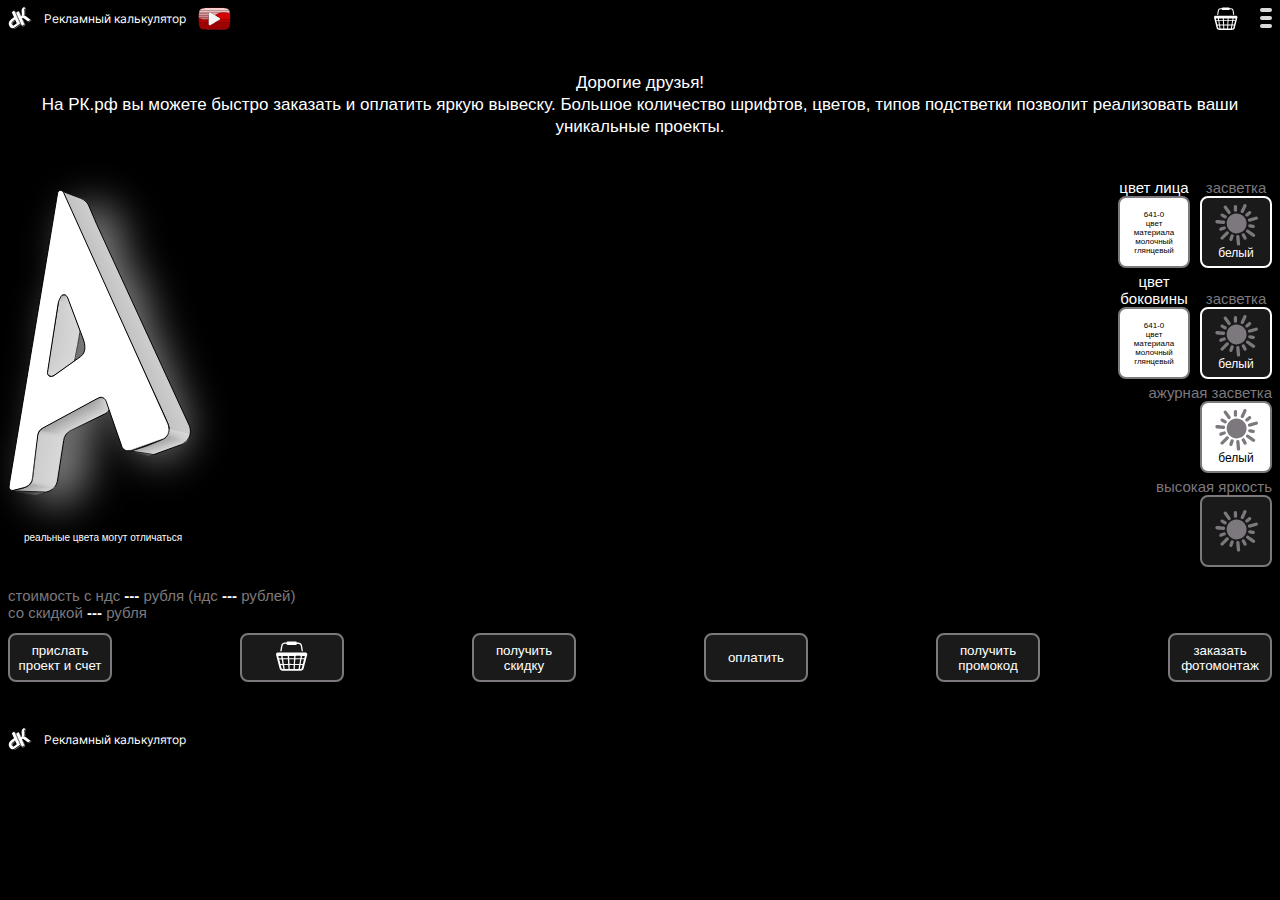
<file: index.html>
<!DOCTYPE html>
<html>
  <head>
    <meta charset="UTF-8" />
    <meta http-equiv="X-UA-Compatible" content="IE=edge" />
    <meta name="viewport" content="width=device-width, initial-scale=1.0" />
    <title>Рекламный калькулятор</title>
    <link rel="stylesheet" href="./css/ui.css" />
    <link rel="stylesheet" href="./css/style.css" />
    <link rel="stylesheet" href="./css/picker.css" />
    <link rel="stylesheet" href="./css/light_font_picker.css" />
  </head>
  <body class="window-main">
    <!-- Place for windows -->
  </body>
  <script type="module" src="./js/script.js"></script>
</html>
</file>
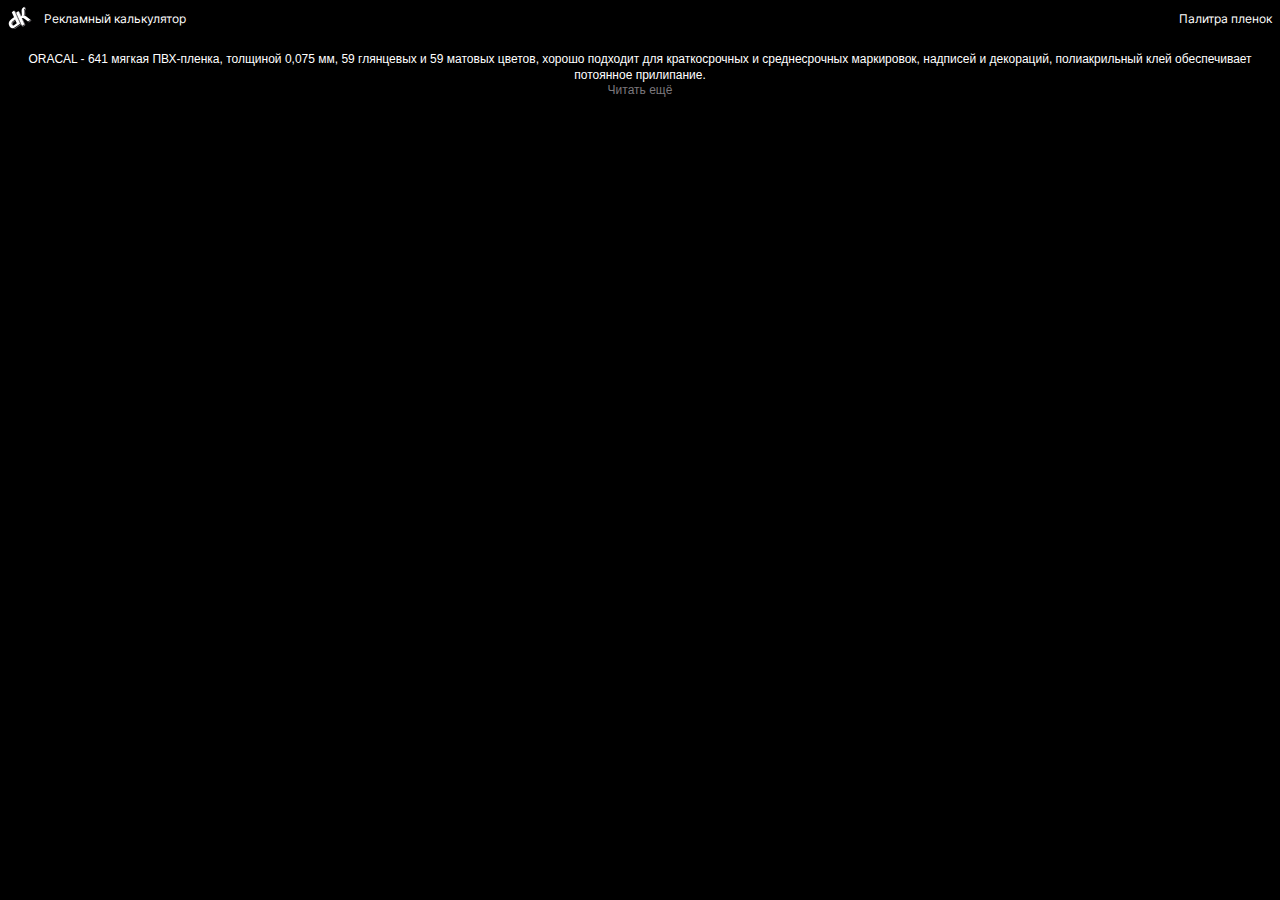
<file: colors.html>
<!DOCTYPE html>
<html>
  <head>
    <title>Рекламный калькулятор</title>
    <link rel="stylesheet" href="./css/fonts.css" />
    <link rel="stylesheet" href="./css/ui.css" />
    <link rel="stylesheet" href="./css/style.css" />
    <link rel="stylesheet" href="./css/colors.css" />
  </head>
  <body class="window-colors">
    <header class="info-header">
      <section>
        <div id="logo-con">
          <img id="logo" src="./svg/logo.svg" alt="logo" />
          <h1>Рекламный калькулятор</h1>
        </div>

        <div id="title">
          <h2>Палитра пленок</h2>
        </div>
      </section>

      <section class="info">
        <p>
          ORACAL - 641 мягкая ПВХ-пленка, толщиной 0,075 мм, 59 глянцевых и 59
          матовых цветов, хорошо подходит для краткосрочных и среднесрочных
          маркировок, надписей и декораций, полиакрильный клей обеспечивает
          потоянное прилипание.
          <br />
          <a
            href="https://www.orafol.com/ru/europe/produkty/oracal-641-economy-cal"
            >Читать ещё</a
          >
        </p>

        <div class="light-indicator">
          <span>засветка</span>
          <div class="btn">
            <img width="42px" src="./svg/light_gray.svg" alt="" />
          </div>
        </div>
      </section>
    </header>
    <main>
      <section palette="palette8500" class="colors-list">
        <!-- Place for colors -->
      </section>
    </main>
    <script src="./js/script.js"></script>
    <script src="./js/utils.js"></script>
  </body>
</html>
</file>
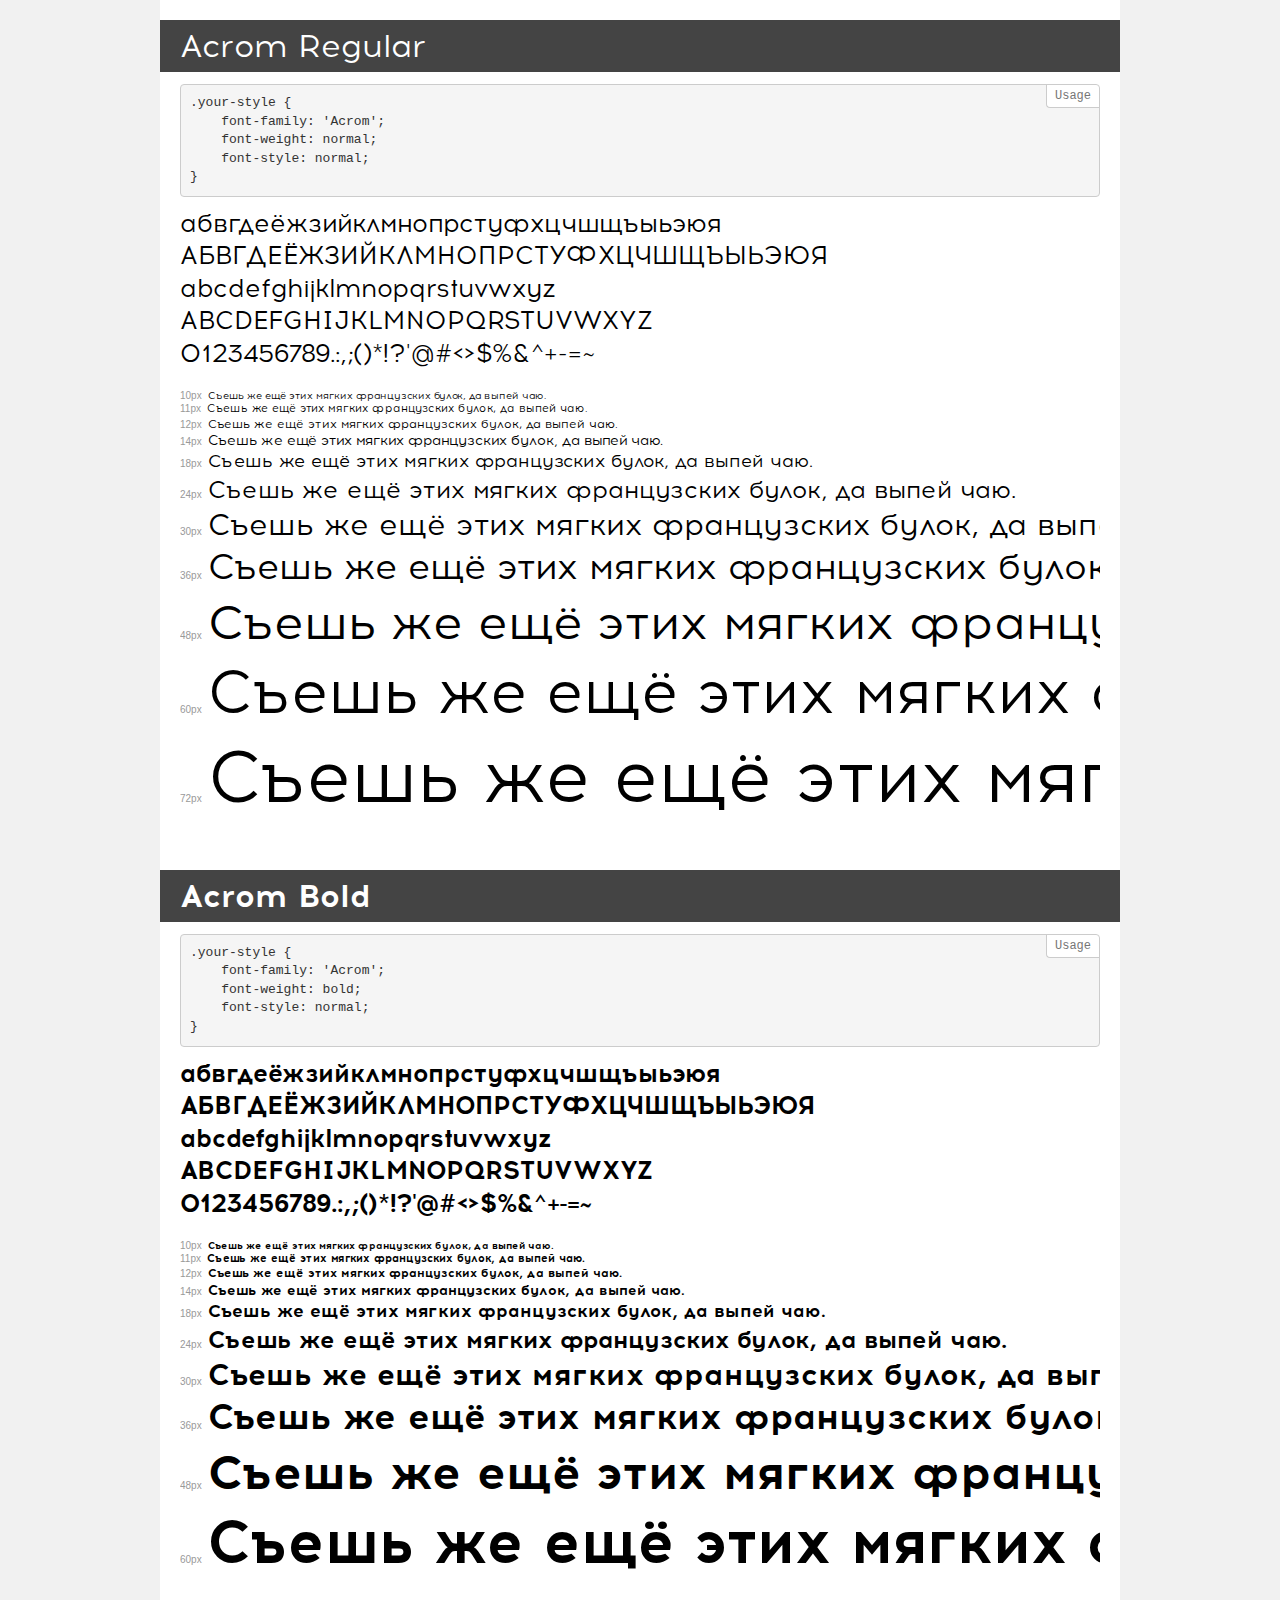
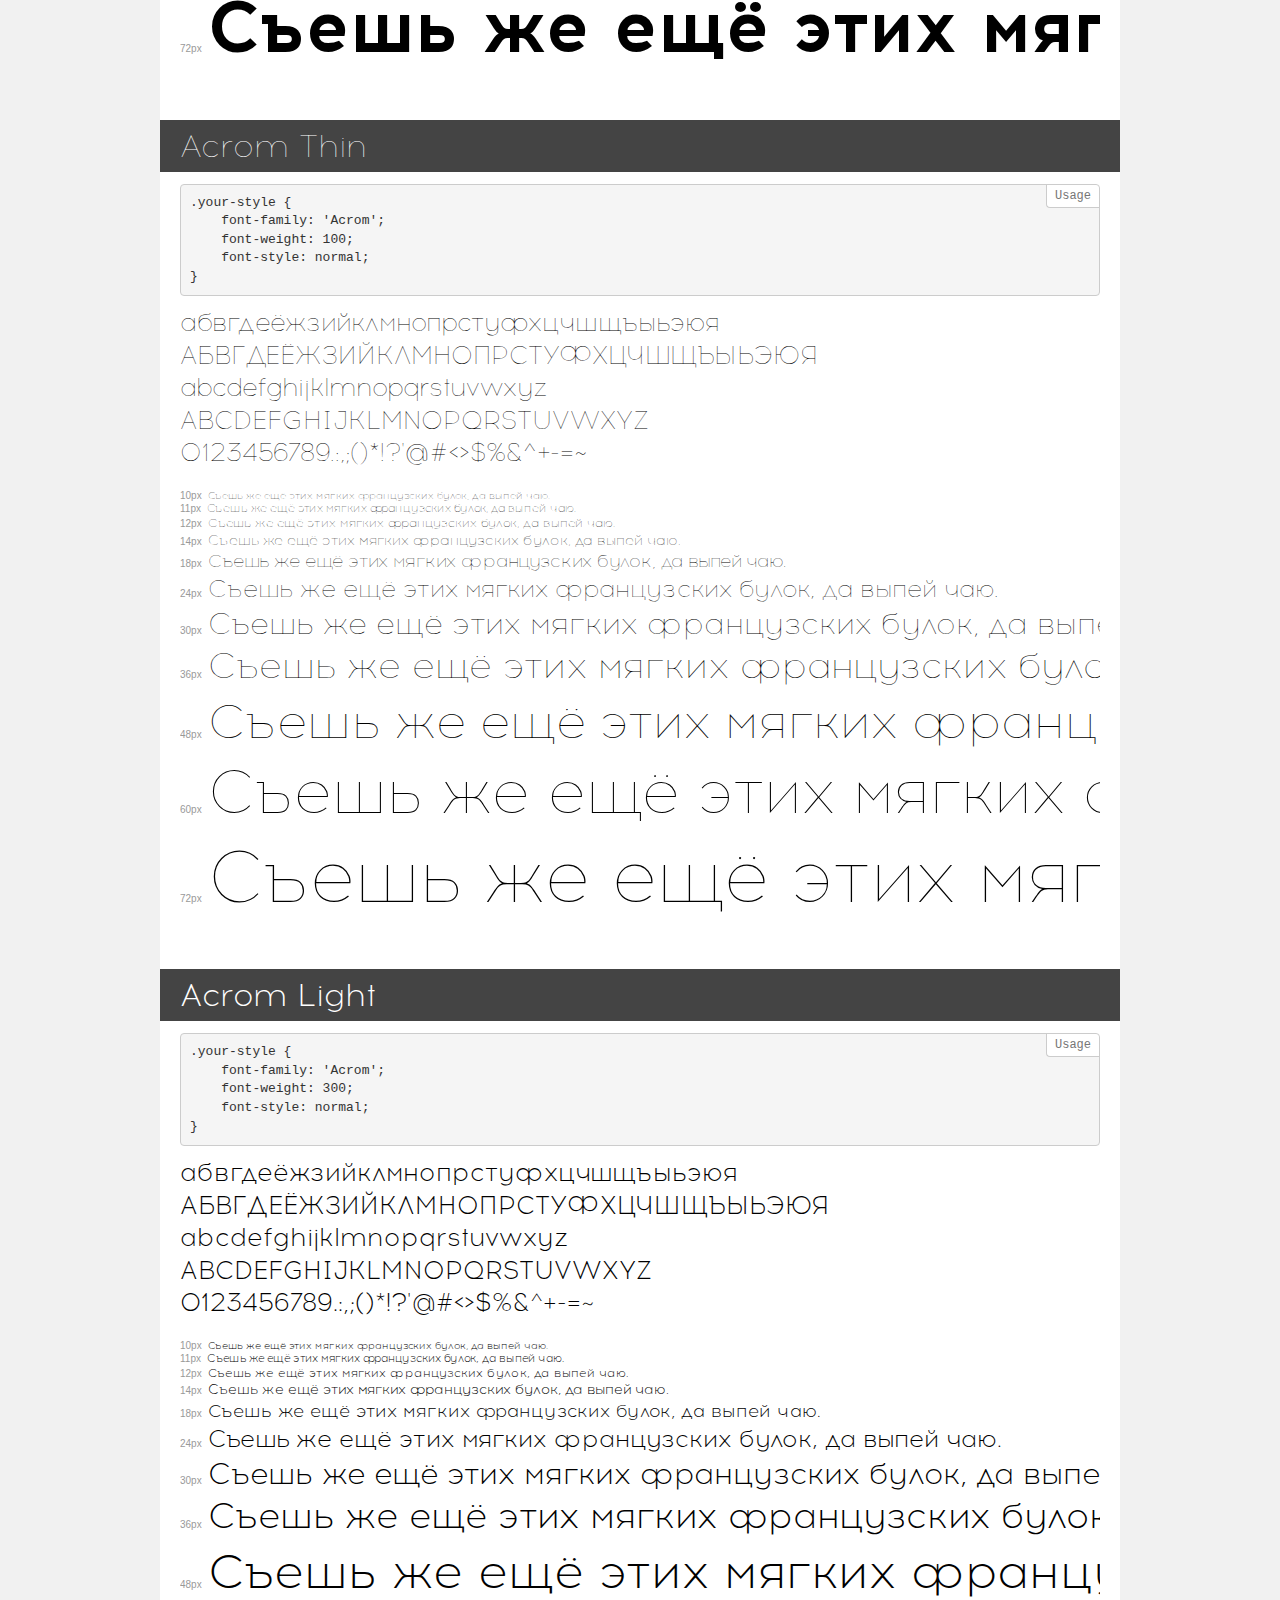
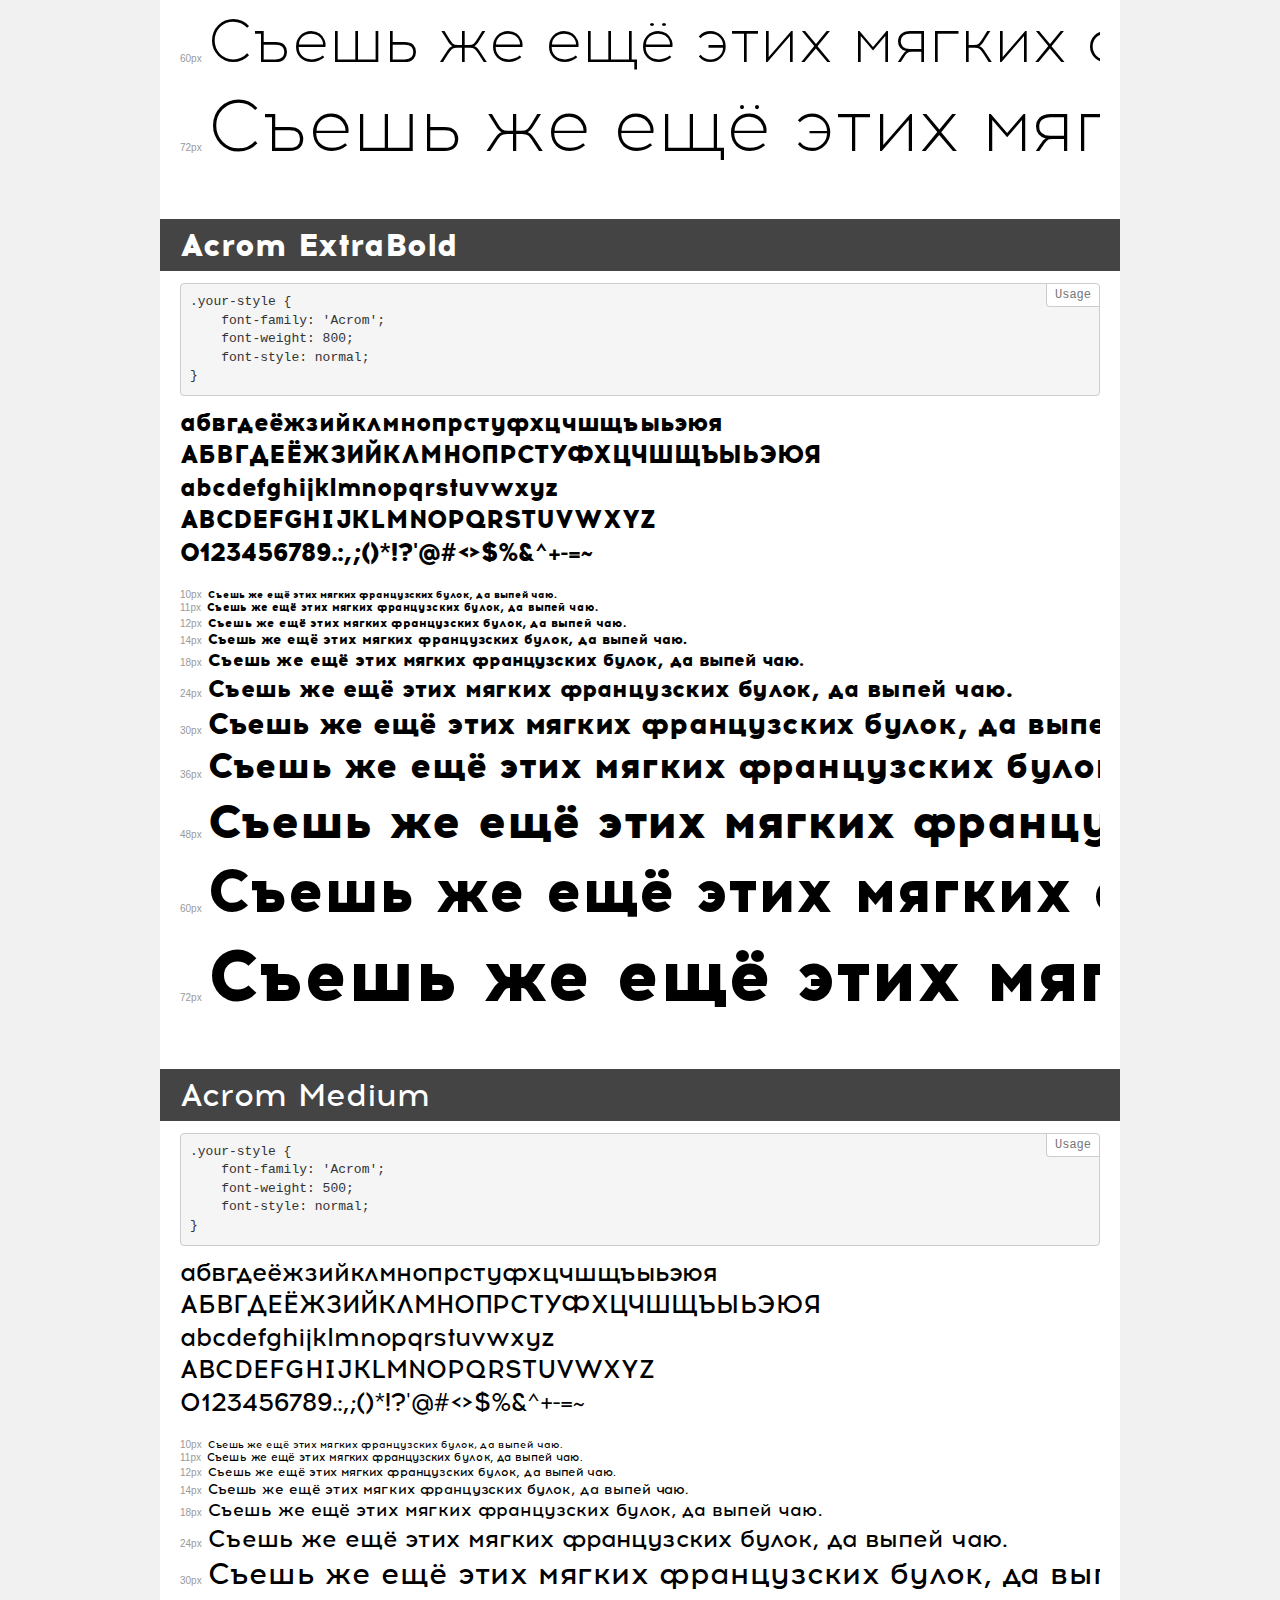
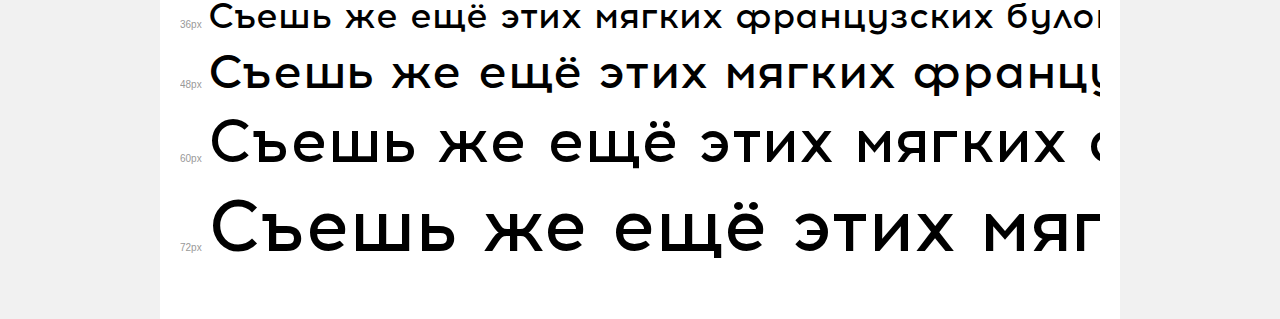
<file: fonts/Acrom/demo.html>
<!DOCTYPE html>
<html>
<head>
	<meta charset="utf-8">
	<meta http-equiv="X-UA-Compatible" content="IE=edge">
	<meta name="viewport" content="width=device-width, initial-scale=1">
	<meta name="robots" content="noindex, noarchive">
	<title>Transfonter demo</title>
	<link href="stylesheet.css" rel="stylesheet">
	<style>
		/*
		http://meyerweb.com/eric/tools/css/reset/
		v2.0 | 20110126
		License: none (public domain)
		*/
		html, body, div, span, applet, object, iframe,
		h1, h2, h3, h4, h5, h6, p, blockquote, pre,
		a, abbr, acronym, address, big, cite, code,
		del, dfn, em, img, ins, kbd, q, s, samp,
		small, strike, strong, sub, sup, tt, var,
		b, u, i, center,
		dl, dt, dd, ol, ul, li,
		fieldset, form, label, legend,
		table, caption, tbody, tfoot, thead, tr, th, td,
		article, aside, canvas, details, embed,
		figure, figcaption, footer, header, hgroup,
		menu, nav, output, ruby, section, summary,
		time, mark, audio, video {
			margin: 0;
			padding: 0;
			border: 0;
			font-size: 100%;
			font: inherit;
			vertical-align: baseline;
		}
		/* HTML5 display-role reset for older browsers */
		article, aside, details, figcaption, figure,
		footer, header, hgroup, menu, nav, section {
			display: block;
		}
		body {
			line-height: 1;
		}
		ol, ul {
			list-style: none;
		}
		blockquote, q {
			quotes: none;
		}
		blockquote:before, blockquote:after,
		q:before, q:after {
			content: '';
			content: none;
		}
		table {
			border-collapse: collapse;
			border-spacing: 0;
		}
		/* common styles */
		body {
			background: #f1f1f1;
			color: #000;
		}
		.page {
			background: #fff;
			width: 920px;
			margin: 0 auto;
			padding: 20px 20px 0 20px;
			overflow: hidden;
		}
		.font-container {
			overflow-x: auto;
			overflow-y: hidden;
			margin-bottom: 40px;
			line-height: 1.3;
			white-space: nowrap;
			padding-bottom: 5px;
		}
		h1 {
			position: relative;
			background: #444;
			font-size: 32px;
			color: #fff;
			padding: 10px 20px;
			margin: 0 -20px 12px -20px;
		}
		.letters {
			font-size: 25px;
			margin-bottom: 20px;
		}
		.s10:before {
			content: '10px';
		}
		.s11:before {
			content: '11px';
		}
		.s12:before {
			content: '12px';
		}
		.s14:before {
			content: '14px';
		}
		.s18:before {
			content: '18px';
		}
		.s24:before {
			content: '24px';
		}
		.s30:before {
			content: '30px';
		}
		.s36:before {
			content: '36px';
		}
		.s48:before {
			content: '48px';
		}
		.s60:before {
			content: '60px';
		}
		.s72:before {
			content: '72px';
		}
		.s10:before, .s11:before, .s12:before, .s14:before,
		.s18:before, .s24:before, .s30:before, .s36:before,
		.s48:before, .s60:before, .s72:before {
			font-family: Arial, sans-serif;
			font-size: 10px;
			font-weight: normal;
			font-style: normal;
			color: #999;
			padding-right: 6px;
		}
		pre {
			display: block;
			position: relative;
			padding: 9px;
			margin: 0 0 10px;
			font-family: Monaco, Menlo, Consolas, "Courier New", monospace !important;
			font-size: 13px;
			line-height: 1.428571429;
			color: #333;
			font-weight: normal !important;
			font-style: normal !important;
			background-color: #f5f5f5;
			border: 1px solid #ccc;
			overflow-x: auto;
			border-radius: 4px;
		}
		pre:after {
			display: block;
			position: absolute;
			right: 0;
			top: 0;
			content: 'Usage';
			line-height: 1;
			padding: 5px 8px;
			font-size: 12px;
			color: #767676;
			background-color: #fff;
			border: 1px solid #ccc;
			border-right: none;
			border-top: none;
			border-radius: 0 4px 0 4px;
			z-index: 10;
		}
		/* responsive */
		@media (max-width: 959px) {
			.page {
				width: auto;
				margin: 0;
			}
		}
	</style>
</head>
<body>
<div class="page">
	<div class="demo" style="font-family: 'Acrom'; font-weight: normal; font-style: normal;">
		<h1>Acrom Regular</h1>
		<pre>.your-style {
    font-family: 'Acrom';
    font-weight: normal;
    font-style: normal;
}</pre>
		<div class="font-container">
			<p class="letters">
				абвгдеёжзийклмнопрстуфхцчшщъыьэюя <br />
				АБВГДЕЁЖЗИЙКЛМНОПРСТУФХЦЧШЩЪЫЬЭЮЯ <br />
				abcdefghijklmnopqrstuvwxyz <br />
				ABCDEFGHIJKLMNOPQRSTUVWXYZ <br />				0123456789.:,;()*!?'@#<>$%&^+-=~
			</p>
			<p class="s10" style="font-size: 10px;">Съешь же ещё этих мягких французских булок, да выпей чаю.</p>
			<p class="s11" style="font-size: 11px;">Съешь же ещё этих мягких французских булок, да выпей чаю.</p>
			<p class="s12" style="font-size: 12px;">Съешь же ещё этих мягких французских булок, да выпей чаю.</p>
			<p class="s14" style="font-size: 14px;">Съешь же ещё этих мягких французских булок, да выпей чаю.</p>
			<p class="s18" style="font-size: 18px;">Съешь же ещё этих мягких французских булок, да выпей чаю.</p>
			<p class="s24" style="font-size: 24px;">Съешь же ещё этих мягких французских булок, да выпей чаю.</p>
			<p class="s30" style="font-size: 30px;">Съешь же ещё этих мягких французских булок, да выпей чаю.</p>
			<p class="s36" style="font-size: 36px;">Съешь же ещё этих мягких французских булок, да выпей чаю.</p>
			<p class="s48" style="font-size: 48px;">Съешь же ещё этих мягких французских булок, да выпей чаю.</p>
			<p class="s60" style="font-size: 60px;">Съешь же ещё этих мягких французских булок, да выпей чаю.</p>
			<p class="s72" style="font-size: 72px;">Съешь же ещё этих мягких французских булок, да выпей чаю.</p>
		</div>
	</div>
	<div class="demo" style="font-family: 'Acrom'; font-weight: bold; font-style: normal;">
		<h1>Acrom Bold</h1>
		<pre>.your-style {
    font-family: 'Acrom';
    font-weight: bold;
    font-style: normal;
}</pre>
		<div class="font-container">
			<p class="letters">
				абвгдеёжзийклмнопрстуфхцчшщъыьэюя <br />
				АБВГДЕЁЖЗИЙКЛМНОПРСТУФХЦЧШЩЪЫЬЭЮЯ <br />
				abcdefghijklmnopqrstuvwxyz <br />
				ABCDEFGHIJKLMNOPQRSTUVWXYZ <br />				0123456789.:,;()*!?'@#<>$%&^+-=~
			</p>
			<p class="s10" style="font-size: 10px;">Съешь же ещё этих мягких французских булок, да выпей чаю.</p>
			<p class="s11" style="font-size: 11px;">Съешь же ещё этих мягких французских булок, да выпей чаю.</p>
			<p class="s12" style="font-size: 12px;">Съешь же ещё этих мягких французских булок, да выпей чаю.</p>
			<p class="s14" style="font-size: 14px;">Съешь же ещё этих мягких французских булок, да выпей чаю.</p>
			<p class="s18" style="font-size: 18px;">Съешь же ещё этих мягких французских булок, да выпей чаю.</p>
			<p class="s24" style="font-size: 24px;">Съешь же ещё этих мягких французских булок, да выпей чаю.</p>
			<p class="s30" style="font-size: 30px;">Съешь же ещё этих мягких французских булок, да выпей чаю.</p>
			<p class="s36" style="font-size: 36px;">Съешь же ещё этих мягких французских булок, да выпей чаю.</p>
			<p class="s48" style="font-size: 48px;">Съешь же ещё этих мягких французских булок, да выпей чаю.</p>
			<p class="s60" style="font-size: 60px;">Съешь же ещё этих мягких французских булок, да выпей чаю.</p>
			<p class="s72" style="font-size: 72px;">Съешь же ещё этих мягких французских булок, да выпей чаю.</p>
		</div>
	</div>
	<div class="demo" style="font-family: 'Acrom'; font-weight: 100; font-style: normal;">
		<h1>Acrom Thin</h1>
		<pre>.your-style {
    font-family: 'Acrom';
    font-weight: 100;
    font-style: normal;
}</pre>
		<div class="font-container">
			<p class="letters">
				абвгдеёжзийклмнопрстуфхцчшщъыьэюя <br />
				АБВГДЕЁЖЗИЙКЛМНОПРСТУФХЦЧШЩЪЫЬЭЮЯ <br />
				abcdefghijklmnopqrstuvwxyz <br />
				ABCDEFGHIJKLMNOPQRSTUVWXYZ <br />				0123456789.:,;()*!?'@#<>$%&^+-=~
			</p>
			<p class="s10" style="font-size: 10px;">Съешь же ещё этих мягких французских булок, да выпей чаю.</p>
			<p class="s11" style="font-size: 11px;">Съешь же ещё этих мягких французских булок, да выпей чаю.</p>
			<p class="s12" style="font-size: 12px;">Съешь же ещё этих мягких французских булок, да выпей чаю.</p>
			<p class="s14" style="font-size: 14px;">Съешь же ещё этих мягких французских булок, да выпей чаю.</p>
			<p class="s18" style="font-size: 18px;">Съешь же ещё этих мягких французских булок, да выпей чаю.</p>
			<p class="s24" style="font-size: 24px;">Съешь же ещё этих мягких французских булок, да выпей чаю.</p>
			<p class="s30" style="font-size: 30px;">Съешь же ещё этих мягких французских булок, да выпей чаю.</p>
			<p class="s36" style="font-size: 36px;">Съешь же ещё этих мягких французских булок, да выпей чаю.</p>
			<p class="s48" style="font-size: 48px;">Съешь же ещё этих мягких французских булок, да выпей чаю.</p>
			<p class="s60" style="font-size: 60px;">Съешь же ещё этих мягких французских булок, да выпей чаю.</p>
			<p class="s72" style="font-size: 72px;">Съешь же ещё этих мягких французских булок, да выпей чаю.</p>
		</div>
	</div>
	<div class="demo" style="font-family: 'Acrom'; font-weight: 300; font-style: normal;">
		<h1>Acrom Light</h1>
		<pre>.your-style {
    font-family: 'Acrom';
    font-weight: 300;
    font-style: normal;
}</pre>
		<div class="font-container">
			<p class="letters">
				абвгдеёжзийклмнопрстуфхцчшщъыьэюя <br />
				АБВГДЕЁЖЗИЙКЛМНОПРСТУФХЦЧШЩЪЫЬЭЮЯ <br />
				abcdefghijklmnopqrstuvwxyz <br />
				ABCDEFGHIJKLMNOPQRSTUVWXYZ <br />				0123456789.:,;()*!?'@#<>$%&^+-=~
			</p>
			<p class="s10" style="font-size: 10px;">Съешь же ещё этих мягких французских булок, да выпей чаю.</p>
			<p class="s11" style="font-size: 11px;">Съешь же ещё этих мягких французских булок, да выпей чаю.</p>
			<p class="s12" style="font-size: 12px;">Съешь же ещё этих мягких французских булок, да выпей чаю.</p>
			<p class="s14" style="font-size: 14px;">Съешь же ещё этих мягких французских булок, да выпей чаю.</p>
			<p class="s18" style="font-size: 18px;">Съешь же ещё этих мягких французских булок, да выпей чаю.</p>
			<p class="s24" style="font-size: 24px;">Съешь же ещё этих мягких французских булок, да выпей чаю.</p>
			<p class="s30" style="font-size: 30px;">Съешь же ещё этих мягких французских булок, да выпей чаю.</p>
			<p class="s36" style="font-size: 36px;">Съешь же ещё этих мягких французских булок, да выпей чаю.</p>
			<p class="s48" style="font-size: 48px;">Съешь же ещё этих мягких французских булок, да выпей чаю.</p>
			<p class="s60" style="font-size: 60px;">Съешь же ещё этих мягких французских булок, да выпей чаю.</p>
			<p class="s72" style="font-size: 72px;">Съешь же ещё этих мягких французских булок, да выпей чаю.</p>
		</div>
	</div>
	<div class="demo" style="font-family: 'Acrom'; font-weight: 800; font-style: normal;">
		<h1>Acrom ExtraBold</h1>
		<pre>.your-style {
    font-family: 'Acrom';
    font-weight: 800;
    font-style: normal;
}</pre>
		<div class="font-container">
			<p class="letters">
				абвгдеёжзийклмнопрстуфхцчшщъыьэюя <br />
				АБВГДЕЁЖЗИЙКЛМНОПРСТУФХЦЧШЩЪЫЬЭЮЯ <br />
				abcdefghijklmnopqrstuvwxyz <br />
				ABCDEFGHIJKLMNOPQRSTUVWXYZ <br />				0123456789.:,;()*!?'@#<>$%&^+-=~
			</p>
			<p class="s10" style="font-size: 10px;">Съешь же ещё этих мягких французских булок, да выпей чаю.</p>
			<p class="s11" style="font-size: 11px;">Съешь же ещё этих мягких французских булок, да выпей чаю.</p>
			<p class="s12" style="font-size: 12px;">Съешь же ещё этих мягких французских булок, да выпей чаю.</p>
			<p class="s14" style="font-size: 14px;">Съешь же ещё этих мягких французских булок, да выпей чаю.</p>
			<p class="s18" style="font-size: 18px;">Съешь же ещё этих мягких французских булок, да выпей чаю.</p>
			<p class="s24" style="font-size: 24px;">Съешь же ещё этих мягких французских булок, да выпей чаю.</p>
			<p class="s30" style="font-size: 30px;">Съешь же ещё этих мягких французских булок, да выпей чаю.</p>
			<p class="s36" style="font-size: 36px;">Съешь же ещё этих мягких французских булок, да выпей чаю.</p>
			<p class="s48" style="font-size: 48px;">Съешь же ещё этих мягких французских булок, да выпей чаю.</p>
			<p class="s60" style="font-size: 60px;">Съешь же ещё этих мягких французских булок, да выпей чаю.</p>
			<p class="s72" style="font-size: 72px;">Съешь же ещё этих мягких французских булок, да выпей чаю.</p>
		</div>
	</div>
	<div class="demo" style="font-family: 'Acrom'; font-weight: 500; font-style: normal;">
		<h1>Acrom Medium</h1>
		<pre>.your-style {
    font-family: 'Acrom';
    font-weight: 500;
    font-style: normal;
}</pre>
		<div class="font-container">
			<p class="letters">
				абвгдеёжзийклмнопрстуфхцчшщъыьэюя <br />
				АБВГДЕЁЖЗИЙКЛМНОПРСТУФХЦЧШЩЪЫЬЭЮЯ <br />
				abcdefghijklmnopqrstuvwxyz <br />
				ABCDEFGHIJKLMNOPQRSTUVWXYZ <br />				0123456789.:,;()*!?'@#<>$%&^+-=~
			</p>
			<p class="s10" style="font-size: 10px;">Съешь же ещё этих мягких французских булок, да выпей чаю.</p>
			<p class="s11" style="font-size: 11px;">Съешь же ещё этих мягких французских булок, да выпей чаю.</p>
			<p class="s12" style="font-size: 12px;">Съешь же ещё этих мягких французских булок, да выпей чаю.</p>
			<p class="s14" style="font-size: 14px;">Съешь же ещё этих мягких французских булок, да выпей чаю.</p>
			<p class="s18" style="font-size: 18px;">Съешь же ещё этих мягких французских булок, да выпей чаю.</p>
			<p class="s24" style="font-size: 24px;">Съешь же ещё этих мягких французских булок, да выпей чаю.</p>
			<p class="s30" style="font-size: 30px;">Съешь же ещё этих мягких французских булок, да выпей чаю.</p>
			<p class="s36" style="font-size: 36px;">Съешь же ещё этих мягких французских булок, да выпей чаю.</p>
			<p class="s48" style="font-size: 48px;">Съешь же ещё этих мягких французских булок, да выпей чаю.</p>
			<p class="s60" style="font-size: 60px;">Съешь же ещё этих мягких французских булок, да выпей чаю.</p>
			<p class="s72" style="font-size: 72px;">Съешь же ещё этих мягких французских булок, да выпей чаю.</p>
		</div>
	</div>
</div>
</body>
</html>
</file>
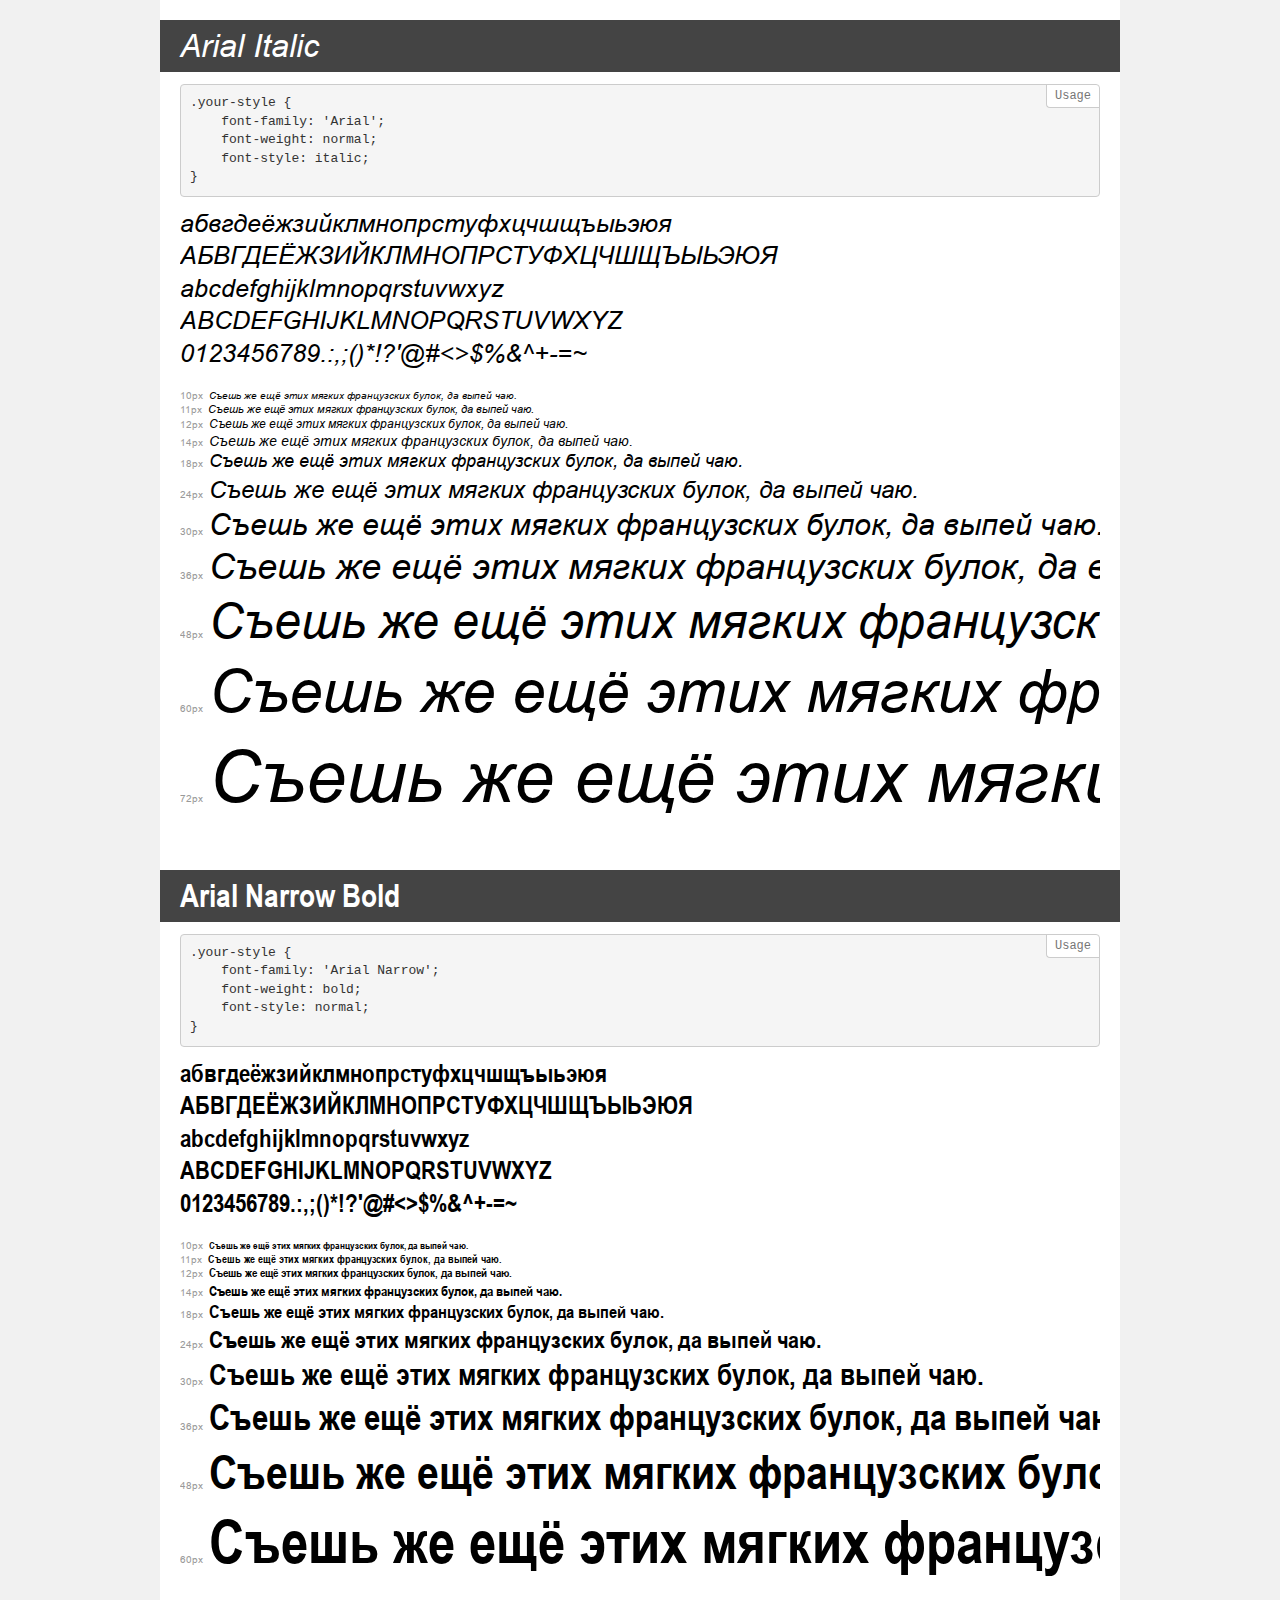
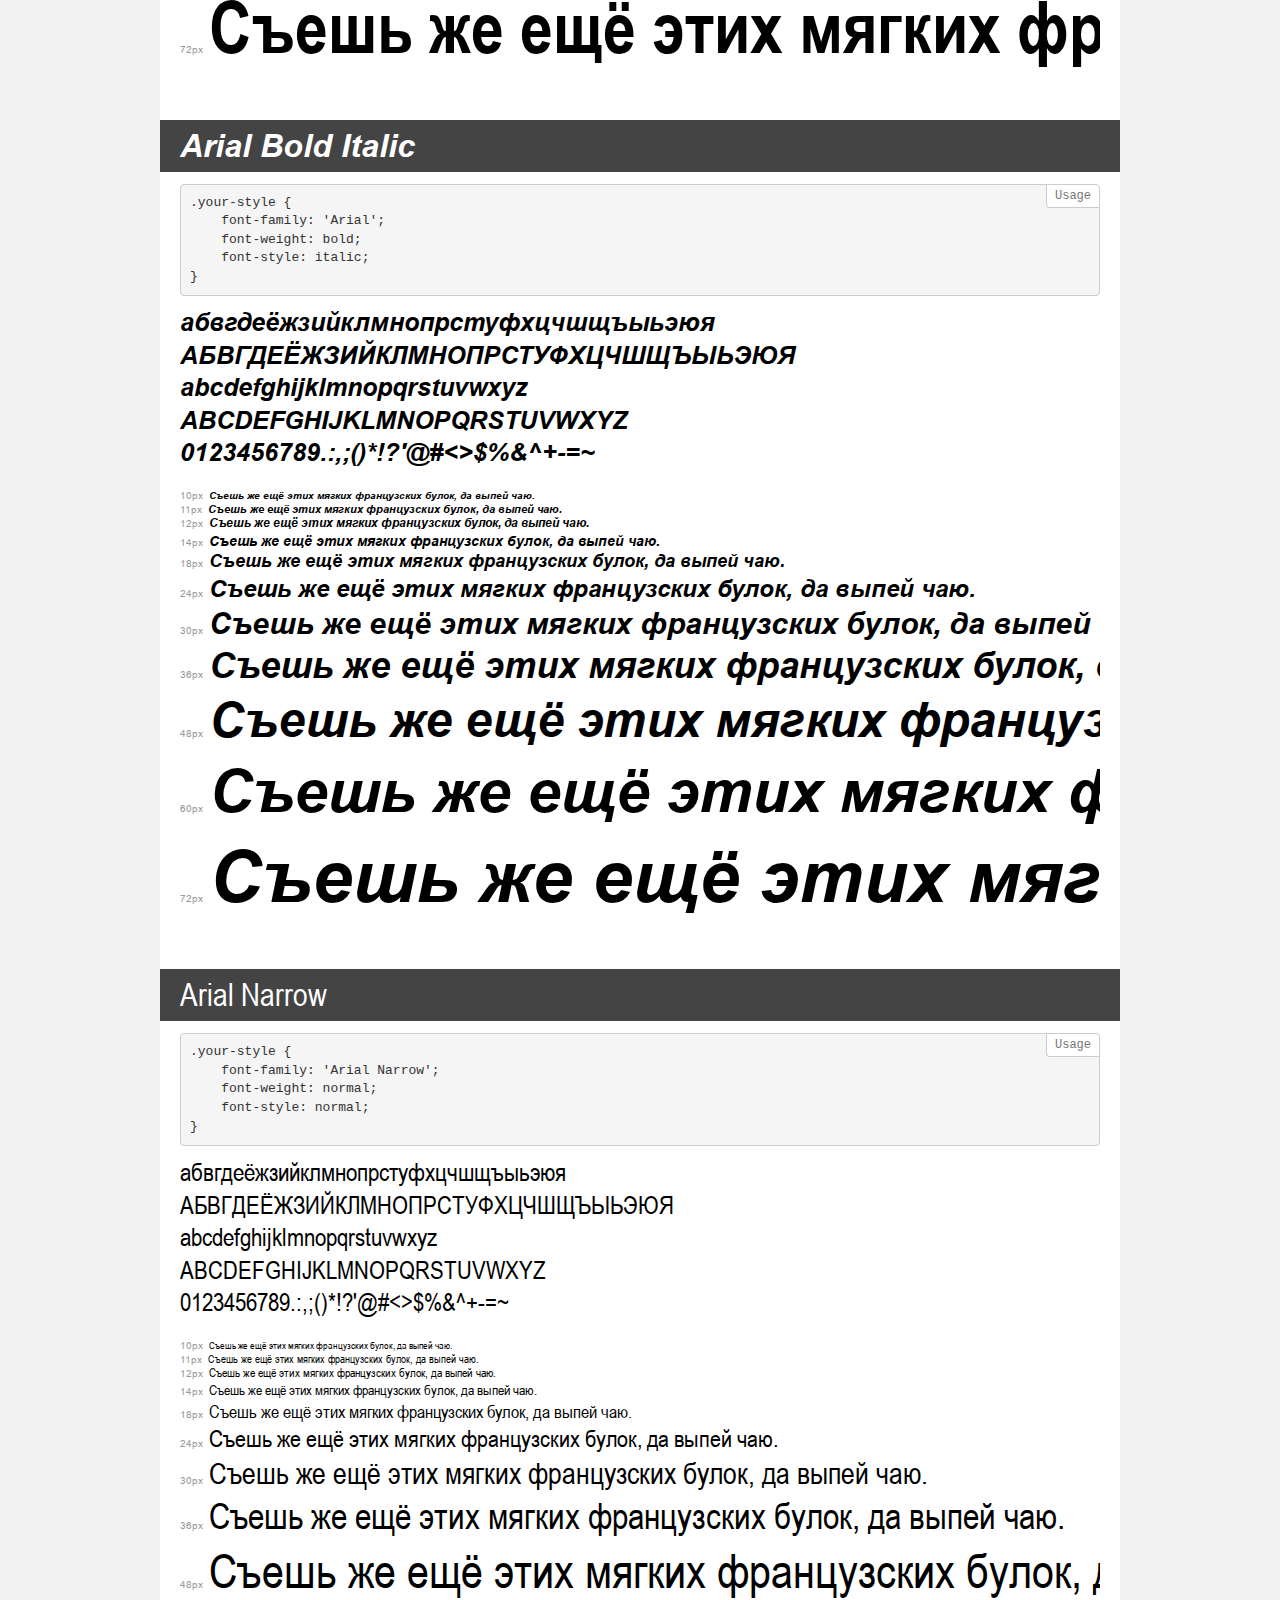
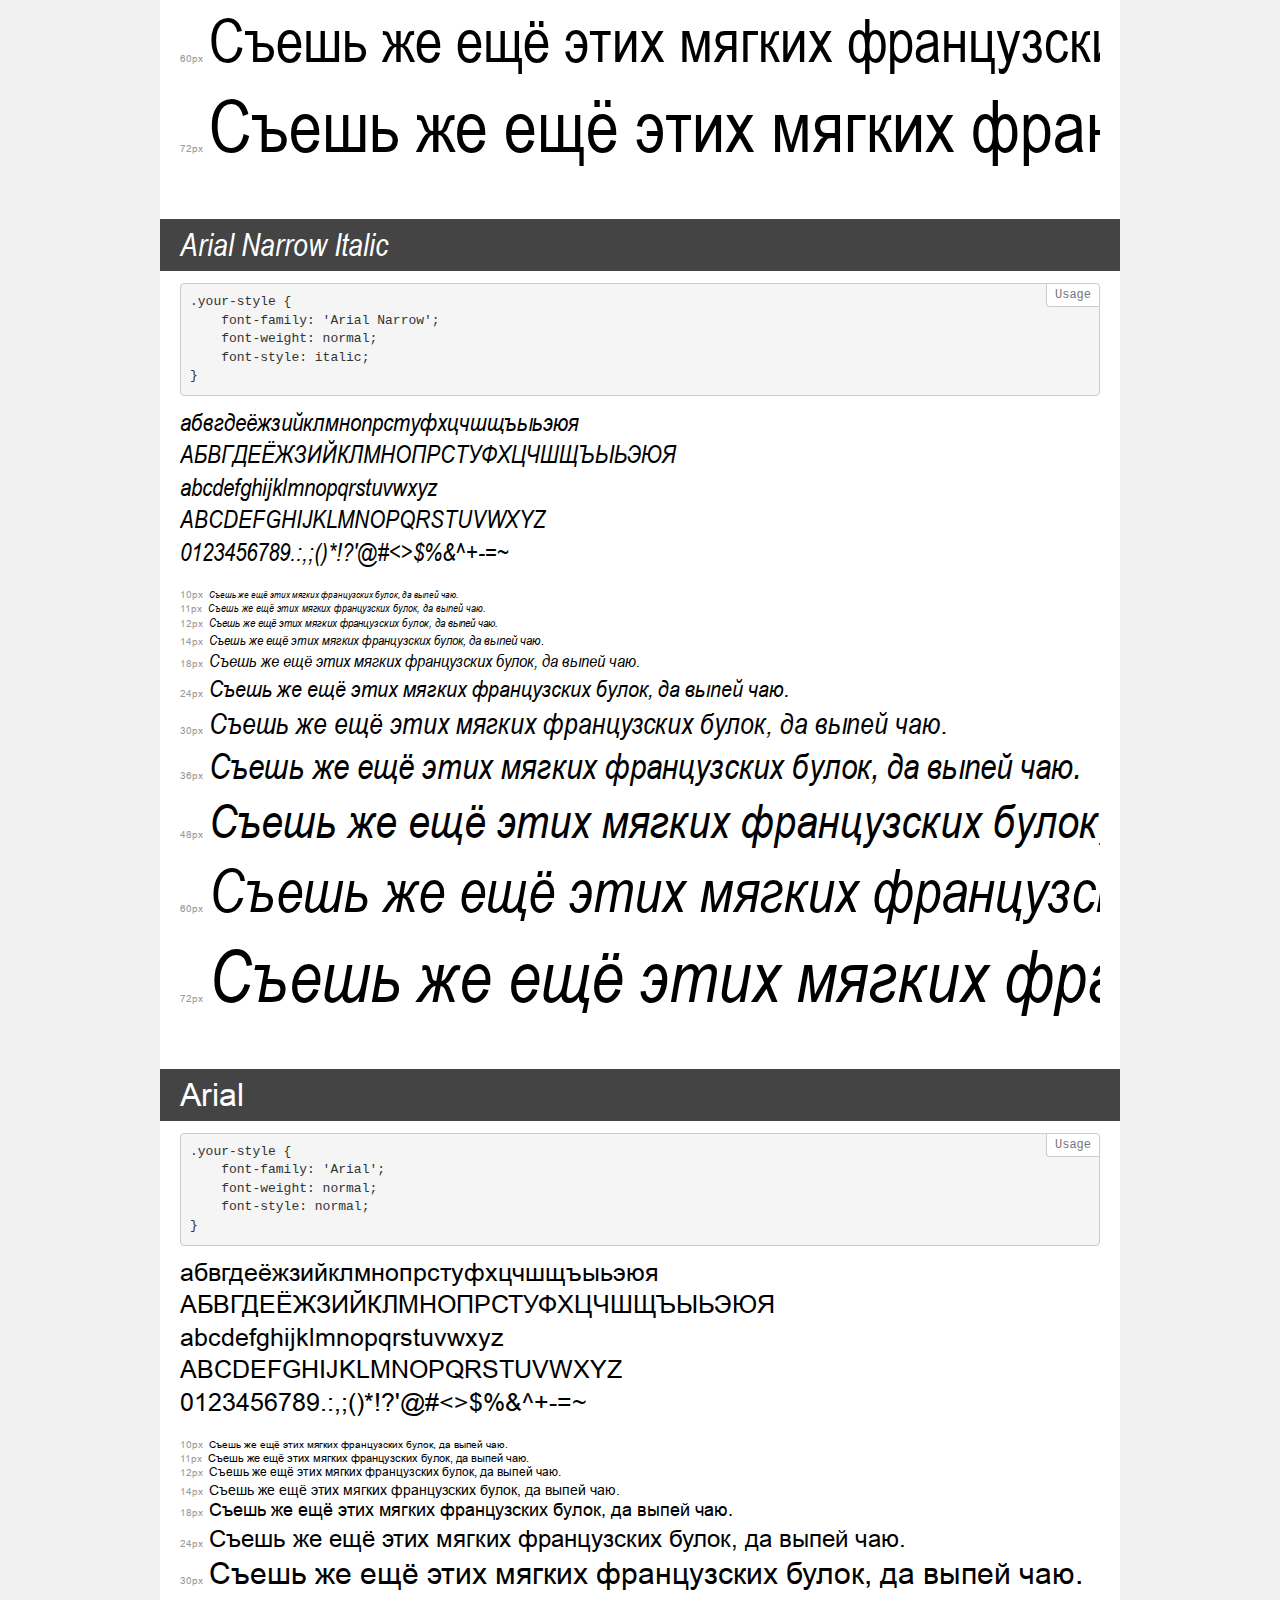
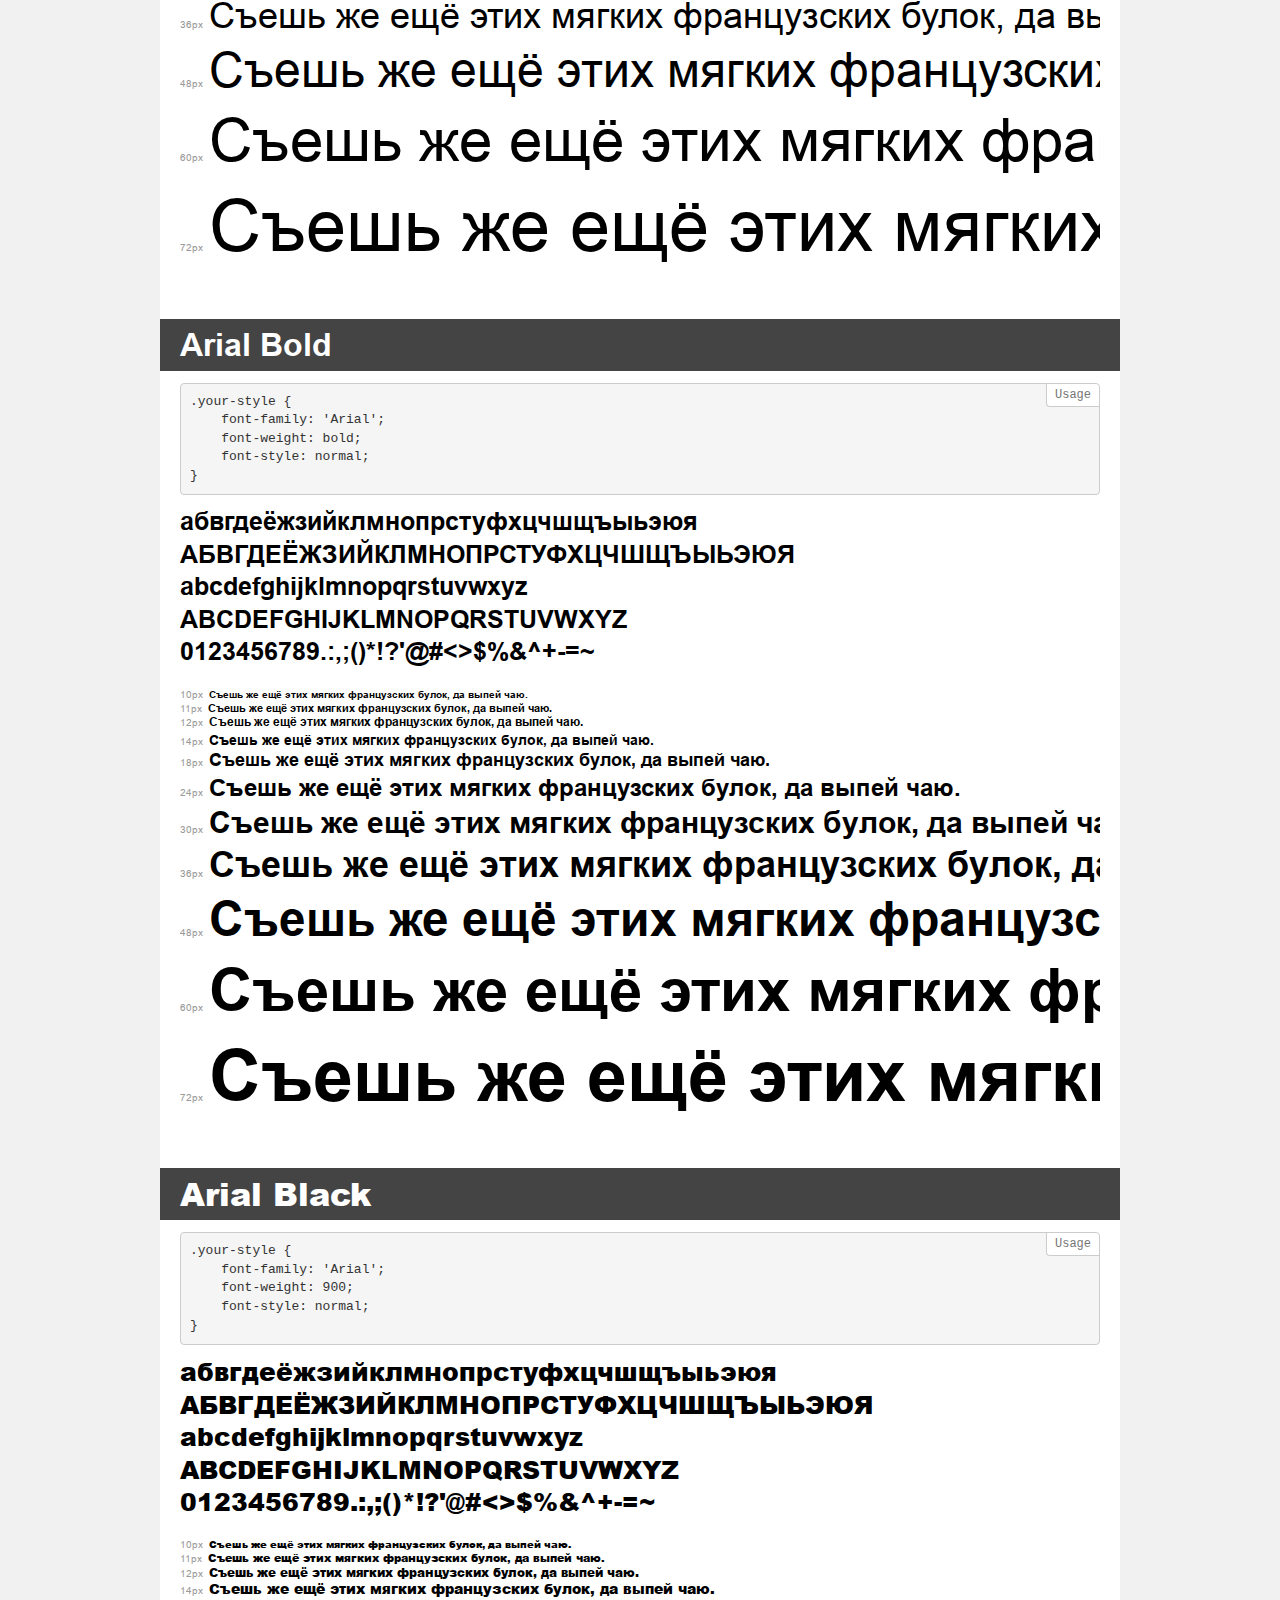
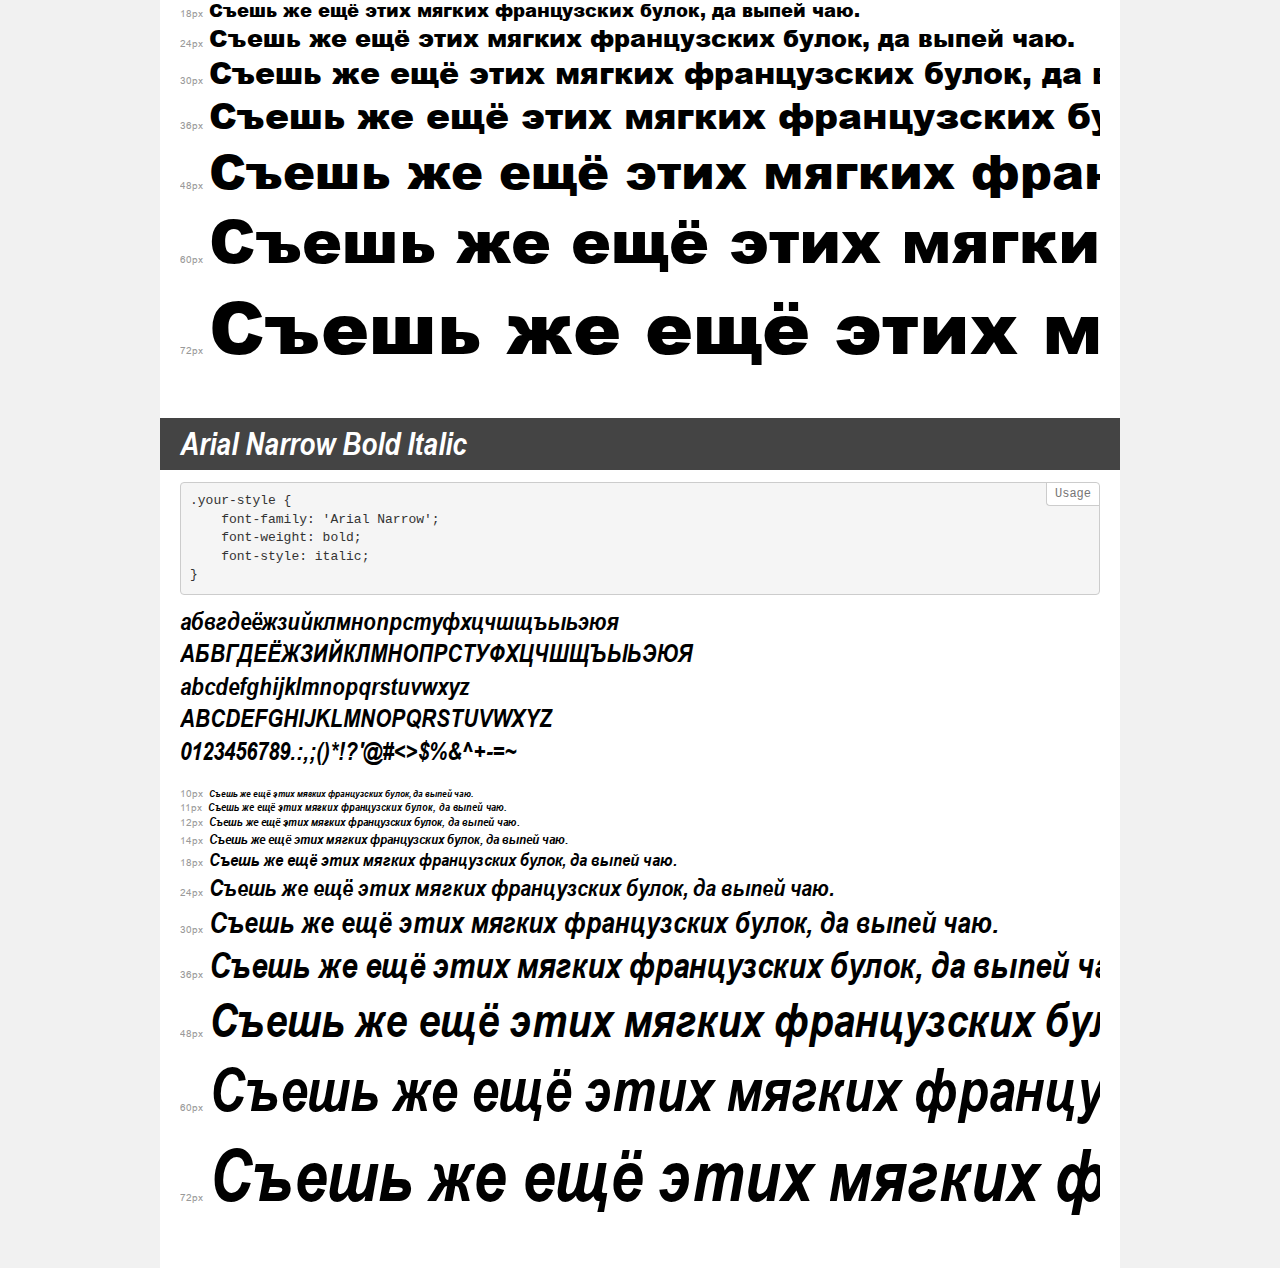
<file: fonts/Arial/demo.html>
<!DOCTYPE html>
<html>
<head>
	<meta charset="utf-8">
	<meta http-equiv="X-UA-Compatible" content="IE=edge">
	<meta name="viewport" content="width=device-width, initial-scale=1">
	<meta name="robots" content="noindex, noarchive">
	<title>Transfonter demo</title>
	<link href="stylesheet.css" rel="stylesheet">
	<style>
		/*
		http://meyerweb.com/eric/tools/css/reset/
		v2.0 | 20110126
		License: none (public domain)
		*/
		html, body, div, span, applet, object, iframe,
		h1, h2, h3, h4, h5, h6, p, blockquote, pre,
		a, abbr, acronym, address, big, cite, code,
		del, dfn, em, img, ins, kbd, q, s, samp,
		small, strike, strong, sub, sup, tt, var,
		b, u, i, center,
		dl, dt, dd, ol, ul, li,
		fieldset, form, label, legend,
		table, caption, tbody, tfoot, thead, tr, th, td,
		article, aside, canvas, details, embed,
		figure, figcaption, footer, header, hgroup,
		menu, nav, output, ruby, section, summary,
		time, mark, audio, video {
			margin: 0;
			padding: 0;
			border: 0;
			font-size: 100%;
			font: inherit;
			vertical-align: baseline;
		}
		/* HTML5 display-role reset for older browsers */
		article, aside, details, figcaption, figure,
		footer, header, hgroup, menu, nav, section {
			display: block;
		}
		body {
			line-height: 1;
		}
		ol, ul {
			list-style: none;
		}
		blockquote, q {
			quotes: none;
		}
		blockquote:before, blockquote:after,
		q:before, q:after {
			content: '';
			content: none;
		}
		table {
			border-collapse: collapse;
			border-spacing: 0;
		}
		/* common styles */
		body {
			background: #f1f1f1;
			color: #000;
		}
		.page {
			background: #fff;
			width: 920px;
			margin: 0 auto;
			padding: 20px 20px 0 20px;
			overflow: hidden;
		}
		.font-container {
			overflow-x: auto;
			overflow-y: hidden;
			margin-bottom: 40px;
			line-height: 1.3;
			white-space: nowrap;
			padding-bottom: 5px;
		}
		h1 {
			position: relative;
			background: #444;
			font-size: 32px;
			color: #fff;
			padding: 10px 20px;
			margin: 0 -20px 12px -20px;
		}
		.letters {
			font-size: 25px;
			margin-bottom: 20px;
		}
		.s10:before {
			content: '10px';
		}
		.s11:before {
			content: '11px';
		}
		.s12:before {
			content: '12px';
		}
		.s14:before {
			content: '14px';
		}
		.s18:before {
			content: '18px';
		}
		.s24:before {
			content: '24px';
		}
		.s30:before {
			content: '30px';
		}
		.s36:before {
			content: '36px';
		}
		.s48:before {
			content: '48px';
		}
		.s60:before {
			content: '60px';
		}
		.s72:before {
			content: '72px';
		}
		.s10:before, .s11:before, .s12:before, .s14:before,
		.s18:before, .s24:before, .s30:before, .s36:before,
		.s48:before, .s60:before, .s72:before {
			font-family: Arial, sans-serif;
			font-size: 10px;
			font-weight: normal;
			font-style: normal;
			color: #999;
			padding-right: 6px;
		}
		pre {
			display: block;
			position: relative;
			padding: 9px;
			margin: 0 0 10px;
			font-family: Monaco, Menlo, Consolas, "Courier New", monospace !important;
			font-size: 13px;
			line-height: 1.428571429;
			color: #333;
			font-weight: normal !important;
			font-style: normal !important;
			background-color: #f5f5f5;
			border: 1px solid #ccc;
			overflow-x: auto;
			border-radius: 4px;
		}
		pre:after {
			display: block;
			position: absolute;
			right: 0;
			top: 0;
			content: 'Usage';
			line-height: 1;
			padding: 5px 8px;
			font-size: 12px;
			color: #767676;
			background-color: #fff;
			border: 1px solid #ccc;
			border-right: none;
			border-top: none;
			border-radius: 0 4px 0 4px;
			z-index: 10;
		}
		/* responsive */
		@media (max-width: 959px) {
			.page {
				width: auto;
				margin: 0;
			}
		}
	</style>
</head>
<body>
<div class="page">
	<div class="demo" style="font-family: 'Arial'; font-weight: normal; font-style: italic;">
		<h1>Arial Italic</h1>
		<pre>.your-style {
    font-family: 'Arial';
    font-weight: normal;
    font-style: italic;
}</pre>
		<div class="font-container">
			<p class="letters">
				абвгдеёжзийклмнопрстуфхцчшщъыьэюя <br />
				АБВГДЕЁЖЗИЙКЛМНОПРСТУФХЦЧШЩЪЫЬЭЮЯ <br />
				abcdefghijklmnopqrstuvwxyz <br />
				ABCDEFGHIJKLMNOPQRSTUVWXYZ <br />				0123456789.:,;()*!?'@#<>$%&^+-=~
			</p>
			<p class="s10" style="font-size: 10px;">Съешь же ещё этих мягких французских булок, да выпей чаю.</p>
			<p class="s11" style="font-size: 11px;">Съешь же ещё этих мягких французских булок, да выпей чаю.</p>
			<p class="s12" style="font-size: 12px;">Съешь же ещё этих мягких французских булок, да выпей чаю.</p>
			<p class="s14" style="font-size: 14px;">Съешь же ещё этих мягких французских булок, да выпей чаю.</p>
			<p class="s18" style="font-size: 18px;">Съешь же ещё этих мягких французских булок, да выпей чаю.</p>
			<p class="s24" style="font-size: 24px;">Съешь же ещё этих мягких французских булок, да выпей чаю.</p>
			<p class="s30" style="font-size: 30px;">Съешь же ещё этих мягких французских булок, да выпей чаю.</p>
			<p class="s36" style="font-size: 36px;">Съешь же ещё этих мягких французских булок, да выпей чаю.</p>
			<p class="s48" style="font-size: 48px;">Съешь же ещё этих мягких французских булок, да выпей чаю.</p>
			<p class="s60" style="font-size: 60px;">Съешь же ещё этих мягких французских булок, да выпей чаю.</p>
			<p class="s72" style="font-size: 72px;">Съешь же ещё этих мягких французских булок, да выпей чаю.</p>
		</div>
	</div>
	<div class="demo" style="font-family: 'Arial Narrow'; font-weight: bold; font-style: normal;">
		<h1>Arial Narrow Bold</h1>
		<pre>.your-style {
    font-family: 'Arial Narrow';
    font-weight: bold;
    font-style: normal;
}</pre>
		<div class="font-container">
			<p class="letters">
				абвгдеёжзийклмнопрстуфхцчшщъыьэюя <br />
				АБВГДЕЁЖЗИЙКЛМНОПРСТУФХЦЧШЩЪЫЬЭЮЯ <br />
				abcdefghijklmnopqrstuvwxyz <br />
				ABCDEFGHIJKLMNOPQRSTUVWXYZ <br />				0123456789.:,;()*!?'@#<>$%&^+-=~
			</p>
			<p class="s10" style="font-size: 10px;">Съешь же ещё этих мягких французских булок, да выпей чаю.</p>
			<p class="s11" style="font-size: 11px;">Съешь же ещё этих мягких французских булок, да выпей чаю.</p>
			<p class="s12" style="font-size: 12px;">Съешь же ещё этих мягких французских булок, да выпей чаю.</p>
			<p class="s14" style="font-size: 14px;">Съешь же ещё этих мягких французских булок, да выпей чаю.</p>
			<p class="s18" style="font-size: 18px;">Съешь же ещё этих мягких французских булок, да выпей чаю.</p>
			<p class="s24" style="font-size: 24px;">Съешь же ещё этих мягких французских булок, да выпей чаю.</p>
			<p class="s30" style="font-size: 30px;">Съешь же ещё этих мягких французских булок, да выпей чаю.</p>
			<p class="s36" style="font-size: 36px;">Съешь же ещё этих мягких французских булок, да выпей чаю.</p>
			<p class="s48" style="font-size: 48px;">Съешь же ещё этих мягких французских булок, да выпей чаю.</p>
			<p class="s60" style="font-size: 60px;">Съешь же ещё этих мягких французских булок, да выпей чаю.</p>
			<p class="s72" style="font-size: 72px;">Съешь же ещё этих мягких французских булок, да выпей чаю.</p>
		</div>
	</div>
	<div class="demo" style="font-family: 'Arial'; font-weight: bold; font-style: italic;">
		<h1>Arial Bold Italic</h1>
		<pre>.your-style {
    font-family: 'Arial';
    font-weight: bold;
    font-style: italic;
}</pre>
		<div class="font-container">
			<p class="letters">
				абвгдеёжзийклмнопрстуфхцчшщъыьэюя <br />
				АБВГДЕЁЖЗИЙКЛМНОПРСТУФХЦЧШЩЪЫЬЭЮЯ <br />
				abcdefghijklmnopqrstuvwxyz <br />
				ABCDEFGHIJKLMNOPQRSTUVWXYZ <br />				0123456789.:,;()*!?'@#<>$%&^+-=~
			</p>
			<p class="s10" style="font-size: 10px;">Съешь же ещё этих мягких французских булок, да выпей чаю.</p>
			<p class="s11" style="font-size: 11px;">Съешь же ещё этих мягких французских булок, да выпей чаю.</p>
			<p class="s12" style="font-size: 12px;">Съешь же ещё этих мягких французских булок, да выпей чаю.</p>
			<p class="s14" style="font-size: 14px;">Съешь же ещё этих мягких французских булок, да выпей чаю.</p>
			<p class="s18" style="font-size: 18px;">Съешь же ещё этих мягких французских булок, да выпей чаю.</p>
			<p class="s24" style="font-size: 24px;">Съешь же ещё этих мягких французских булок, да выпей чаю.</p>
			<p class="s30" style="font-size: 30px;">Съешь же ещё этих мягких французских булок, да выпей чаю.</p>
			<p class="s36" style="font-size: 36px;">Съешь же ещё этих мягких французских булок, да выпей чаю.</p>
			<p class="s48" style="font-size: 48px;">Съешь же ещё этих мягких французских булок, да выпей чаю.</p>
			<p class="s60" style="font-size: 60px;">Съешь же ещё этих мягких французских булок, да выпей чаю.</p>
			<p class="s72" style="font-size: 72px;">Съешь же ещё этих мягких французских булок, да выпей чаю.</p>
		</div>
	</div>
	<div class="demo" style="font-family: 'Arial Narrow'; font-weight: normal; font-style: normal;">
		<h1>Arial Narrow</h1>
		<pre>.your-style {
    font-family: 'Arial Narrow';
    font-weight: normal;
    font-style: normal;
}</pre>
		<div class="font-container">
			<p class="letters">
				абвгдеёжзийклмнопрстуфхцчшщъыьэюя <br />
				АБВГДЕЁЖЗИЙКЛМНОПРСТУФХЦЧШЩЪЫЬЭЮЯ <br />
				abcdefghijklmnopqrstuvwxyz <br />
				ABCDEFGHIJKLMNOPQRSTUVWXYZ <br />				0123456789.:,;()*!?'@#<>$%&^+-=~
			</p>
			<p class="s10" style="font-size: 10px;">Съешь же ещё этих мягких французских булок, да выпей чаю.</p>
			<p class="s11" style="font-size: 11px;">Съешь же ещё этих мягких французских булок, да выпей чаю.</p>
			<p class="s12" style="font-size: 12px;">Съешь же ещё этих мягких французских булок, да выпей чаю.</p>
			<p class="s14" style="font-size: 14px;">Съешь же ещё этих мягких французских булок, да выпей чаю.</p>
			<p class="s18" style="font-size: 18px;">Съешь же ещё этих мягких французских булок, да выпей чаю.</p>
			<p class="s24" style="font-size: 24px;">Съешь же ещё этих мягких французских булок, да выпей чаю.</p>
			<p class="s30" style="font-size: 30px;">Съешь же ещё этих мягких французских булок, да выпей чаю.</p>
			<p class="s36" style="font-size: 36px;">Съешь же ещё этих мягких французских булок, да выпей чаю.</p>
			<p class="s48" style="font-size: 48px;">Съешь же ещё этих мягких французских булок, да выпей чаю.</p>
			<p class="s60" style="font-size: 60px;">Съешь же ещё этих мягких французских булок, да выпей чаю.</p>
			<p class="s72" style="font-size: 72px;">Съешь же ещё этих мягких французских булок, да выпей чаю.</p>
		</div>
	</div>
	<div class="demo" style="font-family: 'Arial Narrow'; font-weight: normal; font-style: italic;">
		<h1>Arial Narrow Italic</h1>
		<pre>.your-style {
    font-family: 'Arial Narrow';
    font-weight: normal;
    font-style: italic;
}</pre>
		<div class="font-container">
			<p class="letters">
				абвгдеёжзийклмнопрстуфхцчшщъыьэюя <br />
				АБВГДЕЁЖЗИЙКЛМНОПРСТУФХЦЧШЩЪЫЬЭЮЯ <br />
				abcdefghijklmnopqrstuvwxyz <br />
				ABCDEFGHIJKLMNOPQRSTUVWXYZ <br />				0123456789.:,;()*!?'@#<>$%&^+-=~
			</p>
			<p class="s10" style="font-size: 10px;">Съешь же ещё этих мягких французских булок, да выпей чаю.</p>
			<p class="s11" style="font-size: 11px;">Съешь же ещё этих мягких французских булок, да выпей чаю.</p>
			<p class="s12" style="font-size: 12px;">Съешь же ещё этих мягких французских булок, да выпей чаю.</p>
			<p class="s14" style="font-size: 14px;">Съешь же ещё этих мягких французских булок, да выпей чаю.</p>
			<p class="s18" style="font-size: 18px;">Съешь же ещё этих мягких французских булок, да выпей чаю.</p>
			<p class="s24" style="font-size: 24px;">Съешь же ещё этих мягких французских булок, да выпей чаю.</p>
			<p class="s30" style="font-size: 30px;">Съешь же ещё этих мягких французских булок, да выпей чаю.</p>
			<p class="s36" style="font-size: 36px;">Съешь же ещё этих мягких французских булок, да выпей чаю.</p>
			<p class="s48" style="font-size: 48px;">Съешь же ещё этих мягких французских булок, да выпей чаю.</p>
			<p class="s60" style="font-size: 60px;">Съешь же ещё этих мягких французских булок, да выпей чаю.</p>
			<p class="s72" style="font-size: 72px;">Съешь же ещё этих мягких французских булок, да выпей чаю.</p>
		</div>
	</div>
	<div class="demo" style="font-family: 'Arial'; font-weight: normal; font-style: normal;">
		<h1>Arial</h1>
		<pre>.your-style {
    font-family: 'Arial';
    font-weight: normal;
    font-style: normal;
}</pre>
		<div class="font-container">
			<p class="letters">
				абвгдеёжзийклмнопрстуфхцчшщъыьэюя <br />
				АБВГДЕЁЖЗИЙКЛМНОПРСТУФХЦЧШЩЪЫЬЭЮЯ <br />
				abcdefghijklmnopqrstuvwxyz <br />
				ABCDEFGHIJKLMNOPQRSTUVWXYZ <br />				0123456789.:,;()*!?'@#<>$%&^+-=~
			</p>
			<p class="s10" style="font-size: 10px;">Съешь же ещё этих мягких французских булок, да выпей чаю.</p>
			<p class="s11" style="font-size: 11px;">Съешь же ещё этих мягких французских булок, да выпей чаю.</p>
			<p class="s12" style="font-size: 12px;">Съешь же ещё этих мягких французских булок, да выпей чаю.</p>
			<p class="s14" style="font-size: 14px;">Съешь же ещё этих мягких французских булок, да выпей чаю.</p>
			<p class="s18" style="font-size: 18px;">Съешь же ещё этих мягких французских булок, да выпей чаю.</p>
			<p class="s24" style="font-size: 24px;">Съешь же ещё этих мягких французских булок, да выпей чаю.</p>
			<p class="s30" style="font-size: 30px;">Съешь же ещё этих мягких французских булок, да выпей чаю.</p>
			<p class="s36" style="font-size: 36px;">Съешь же ещё этих мягких французских булок, да выпей чаю.</p>
			<p class="s48" style="font-size: 48px;">Съешь же ещё этих мягких французских булок, да выпей чаю.</p>
			<p class="s60" style="font-size: 60px;">Съешь же ещё этих мягких французских булок, да выпей чаю.</p>
			<p class="s72" style="font-size: 72px;">Съешь же ещё этих мягких французских булок, да выпей чаю.</p>
		</div>
	</div>
	<div class="demo" style="font-family: 'Arial'; font-weight: bold; font-style: normal;">
		<h1>Arial Bold</h1>
		<pre>.your-style {
    font-family: 'Arial';
    font-weight: bold;
    font-style: normal;
}</pre>
		<div class="font-container">
			<p class="letters">
				абвгдеёжзийклмнопрстуфхцчшщъыьэюя <br />
				АБВГДЕЁЖЗИЙКЛМНОПРСТУФХЦЧШЩЪЫЬЭЮЯ <br />
				abcdefghijklmnopqrstuvwxyz <br />
				ABCDEFGHIJKLMNOPQRSTUVWXYZ <br />				0123456789.:,;()*!?'@#<>$%&^+-=~
			</p>
			<p class="s10" style="font-size: 10px;">Съешь же ещё этих мягких французских булок, да выпей чаю.</p>
			<p class="s11" style="font-size: 11px;">Съешь же ещё этих мягких французских булок, да выпей чаю.</p>
			<p class="s12" style="font-size: 12px;">Съешь же ещё этих мягких французских булок, да выпей чаю.</p>
			<p class="s14" style="font-size: 14px;">Съешь же ещё этих мягких французских булок, да выпей чаю.</p>
			<p class="s18" style="font-size: 18px;">Съешь же ещё этих мягких французских булок, да выпей чаю.</p>
			<p class="s24" style="font-size: 24px;">Съешь же ещё этих мягких французских булок, да выпей чаю.</p>
			<p class="s30" style="font-size: 30px;">Съешь же ещё этих мягких французских булок, да выпей чаю.</p>
			<p class="s36" style="font-size: 36px;">Съешь же ещё этих мягких французских булок, да выпей чаю.</p>
			<p class="s48" style="font-size: 48px;">Съешь же ещё этих мягких французских булок, да выпей чаю.</p>
			<p class="s60" style="font-size: 60px;">Съешь же ещё этих мягких французских булок, да выпей чаю.</p>
			<p class="s72" style="font-size: 72px;">Съешь же ещё этих мягких французских булок, да выпей чаю.</p>
		</div>
	</div>
	<div class="demo" style="font-family: 'Arial'; font-weight: 900; font-style: normal;">
		<h1>Arial Black</h1>
		<pre>.your-style {
    font-family: 'Arial';
    font-weight: 900;
    font-style: normal;
}</pre>
		<div class="font-container">
			<p class="letters">
				абвгдеёжзийклмнопрстуфхцчшщъыьэюя <br />
				АБВГДЕЁЖЗИЙКЛМНОПРСТУФХЦЧШЩЪЫЬЭЮЯ <br />
				abcdefghijklmnopqrstuvwxyz <br />
				ABCDEFGHIJKLMNOPQRSTUVWXYZ <br />				0123456789.:,;()*!?'@#<>$%&^+-=~
			</p>
			<p class="s10" style="font-size: 10px;">Съешь же ещё этих мягких французских булок, да выпей чаю.</p>
			<p class="s11" style="font-size: 11px;">Съешь же ещё этих мягких французских булок, да выпей чаю.</p>
			<p class="s12" style="font-size: 12px;">Съешь же ещё этих мягких французских булок, да выпей чаю.</p>
			<p class="s14" style="font-size: 14px;">Съешь же ещё этих мягких французских булок, да выпей чаю.</p>
			<p class="s18" style="font-size: 18px;">Съешь же ещё этих мягких французских булок, да выпей чаю.</p>
			<p class="s24" style="font-size: 24px;">Съешь же ещё этих мягких французских булок, да выпей чаю.</p>
			<p class="s30" style="font-size: 30px;">Съешь же ещё этих мягких французских булок, да выпей чаю.</p>
			<p class="s36" style="font-size: 36px;">Съешь же ещё этих мягких французских булок, да выпей чаю.</p>
			<p class="s48" style="font-size: 48px;">Съешь же ещё этих мягких французских булок, да выпей чаю.</p>
			<p class="s60" style="font-size: 60px;">Съешь же ещё этих мягких французских булок, да выпей чаю.</p>
			<p class="s72" style="font-size: 72px;">Съешь же ещё этих мягких французских булок, да выпей чаю.</p>
		</div>
	</div>
	<div class="demo" style="font-family: 'Arial Narrow'; font-weight: bold; font-style: italic;">
		<h1>Arial Narrow Bold Italic</h1>
		<pre>.your-style {
    font-family: 'Arial Narrow';
    font-weight: bold;
    font-style: italic;
}</pre>
		<div class="font-container">
			<p class="letters">
				абвгдеёжзийклмнопрстуфхцчшщъыьэюя <br />
				АБВГДЕЁЖЗИЙКЛМНОПРСТУФХЦЧШЩЪЫЬЭЮЯ <br />
				abcdefghijklmnopqrstuvwxyz <br />
				ABCDEFGHIJKLMNOPQRSTUVWXYZ <br />				0123456789.:,;()*!?'@#<>$%&^+-=~
			</p>
			<p class="s10" style="font-size: 10px;">Съешь же ещё этих мягких французских булок, да выпей чаю.</p>
			<p class="s11" style="font-size: 11px;">Съешь же ещё этих мягких французских булок, да выпей чаю.</p>
			<p class="s12" style="font-size: 12px;">Съешь же ещё этих мягких французских булок, да выпей чаю.</p>
			<p class="s14" style="font-size: 14px;">Съешь же ещё этих мягких французских булок, да выпей чаю.</p>
			<p class="s18" style="font-size: 18px;">Съешь же ещё этих мягких французских булок, да выпей чаю.</p>
			<p class="s24" style="font-size: 24px;">Съешь же ещё этих мягких французских булок, да выпей чаю.</p>
			<p class="s30" style="font-size: 30px;">Съешь же ещё этих мягких французских булок, да выпей чаю.</p>
			<p class="s36" style="font-size: 36px;">Съешь же ещё этих мягких французских булок, да выпей чаю.</p>
			<p class="s48" style="font-size: 48px;">Съешь же ещё этих мягких французских булок, да выпей чаю.</p>
			<p class="s60" style="font-size: 60px;">Съешь же ещё этих мягких французских булок, да выпей чаю.</p>
			<p class="s72" style="font-size: 72px;">Съешь же ещё этих мягких французских булок, да выпей чаю.</p>
		</div>
	</div>
</div>
</body>
</html>
</file>
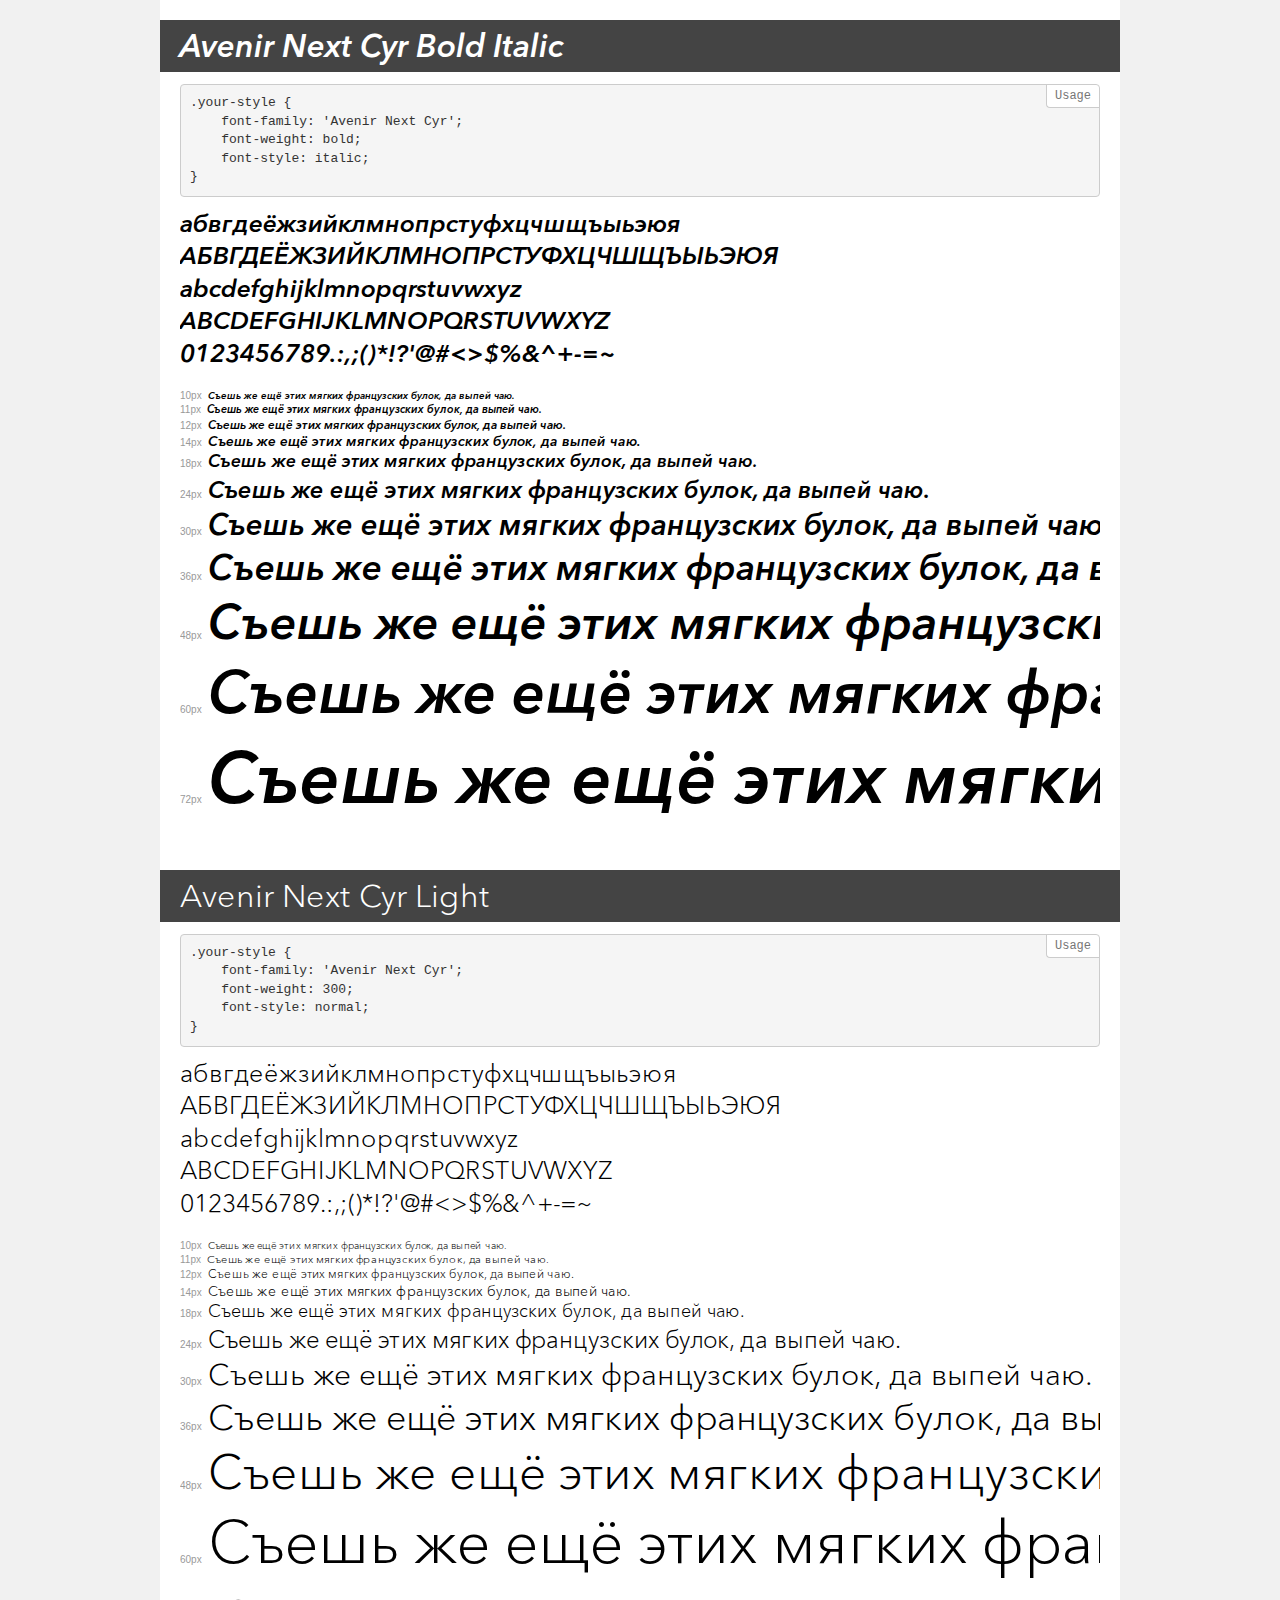
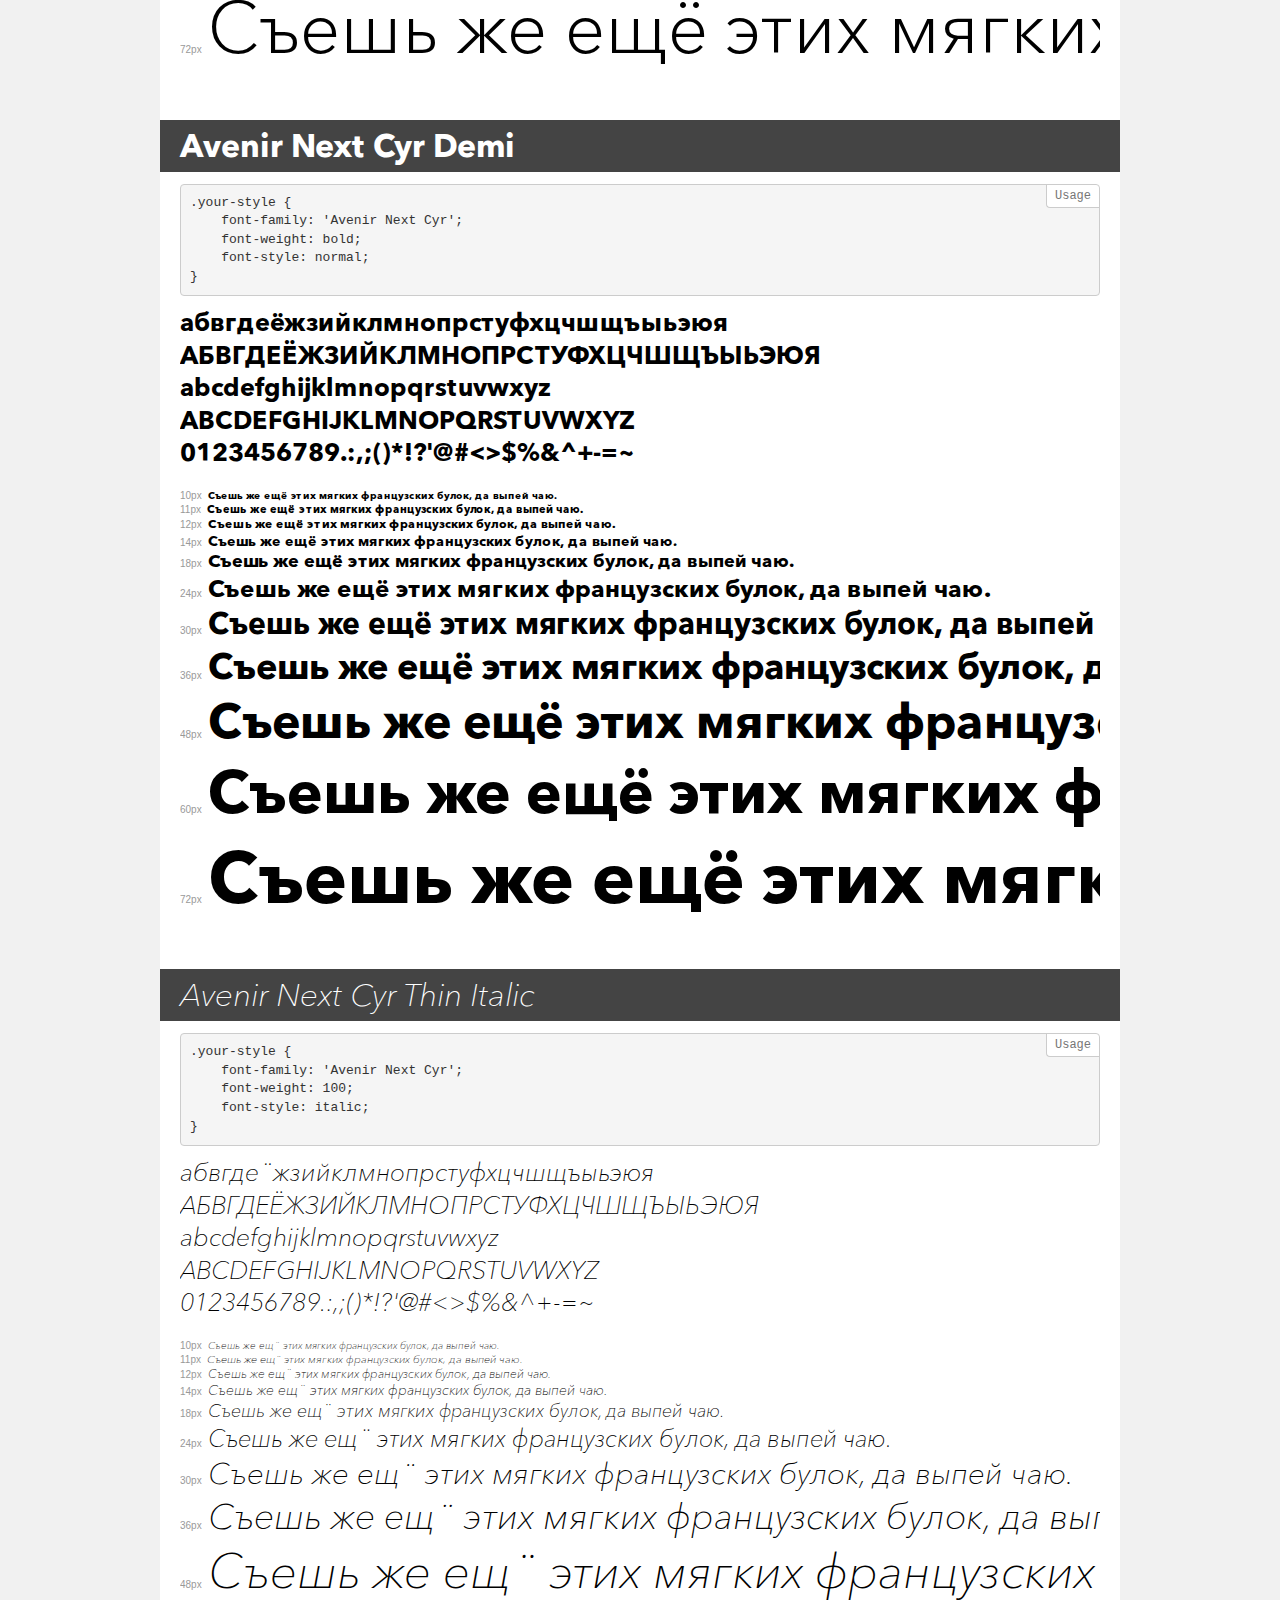
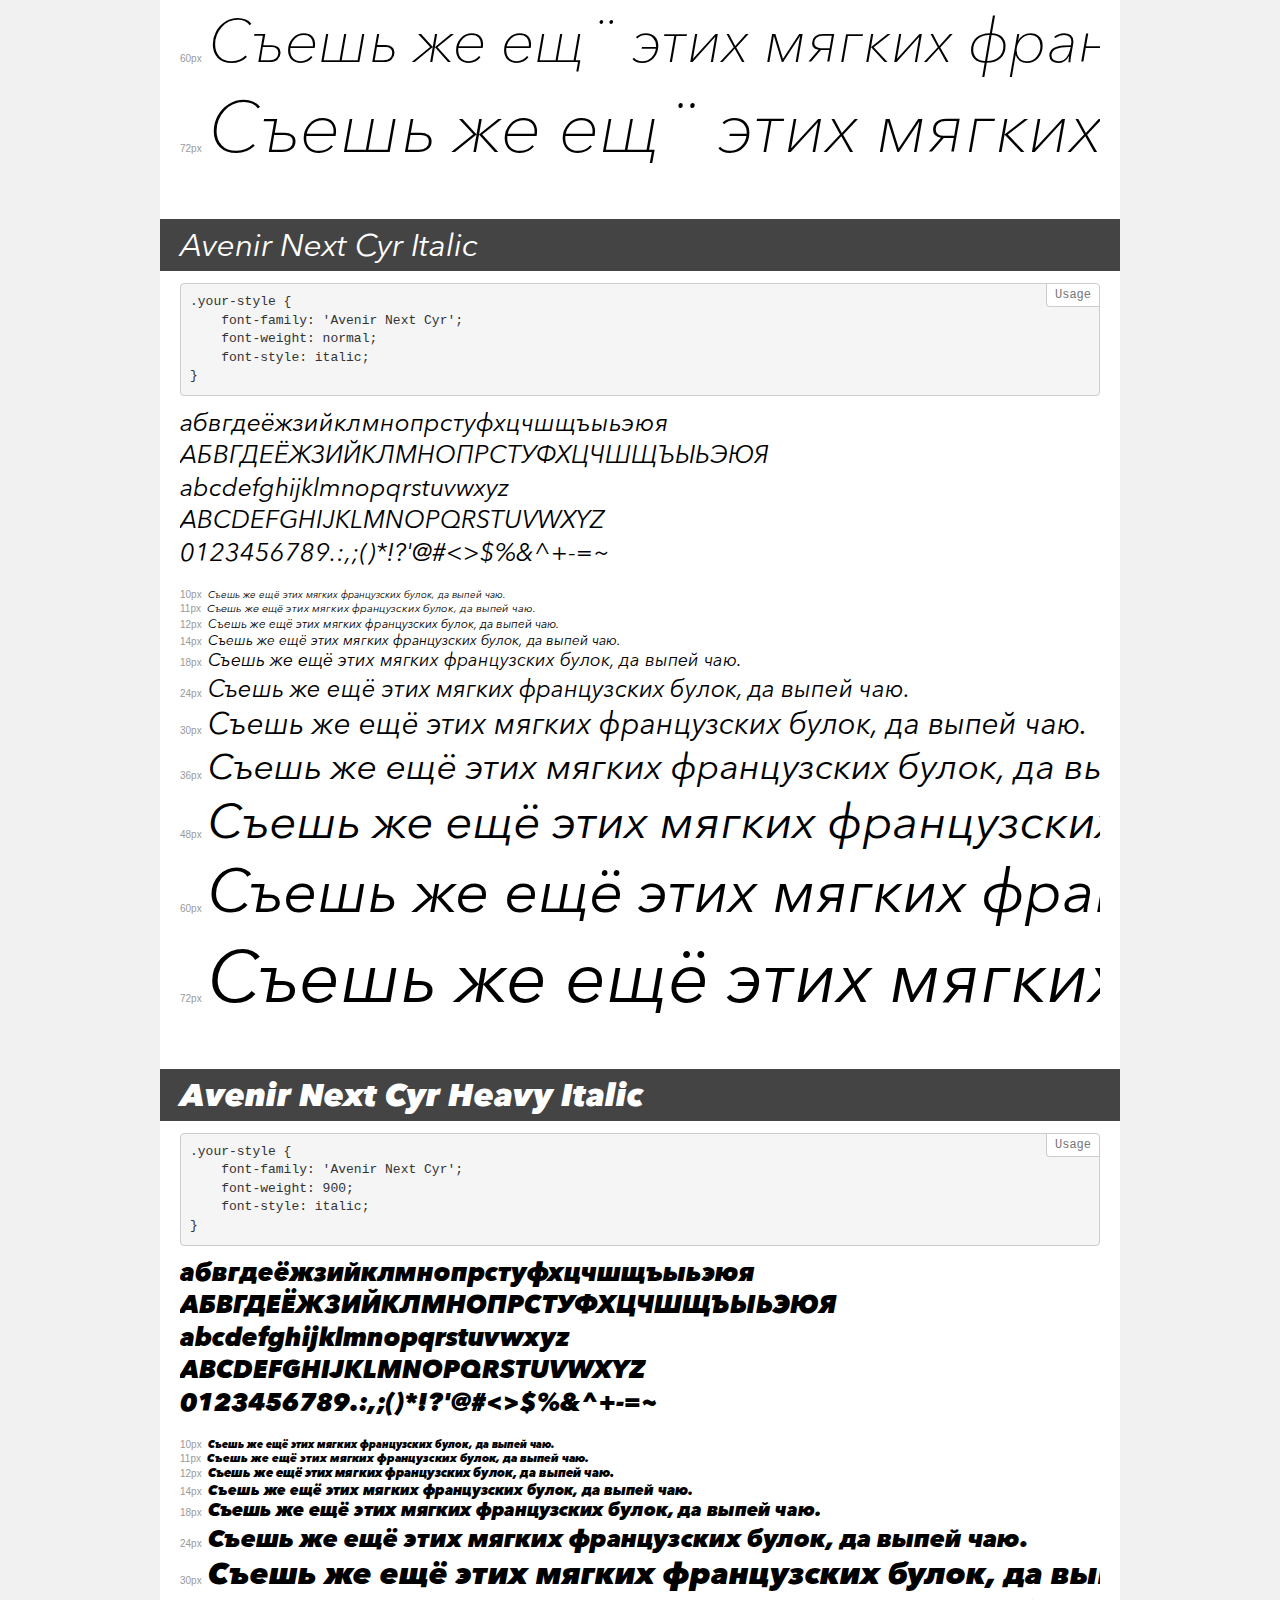
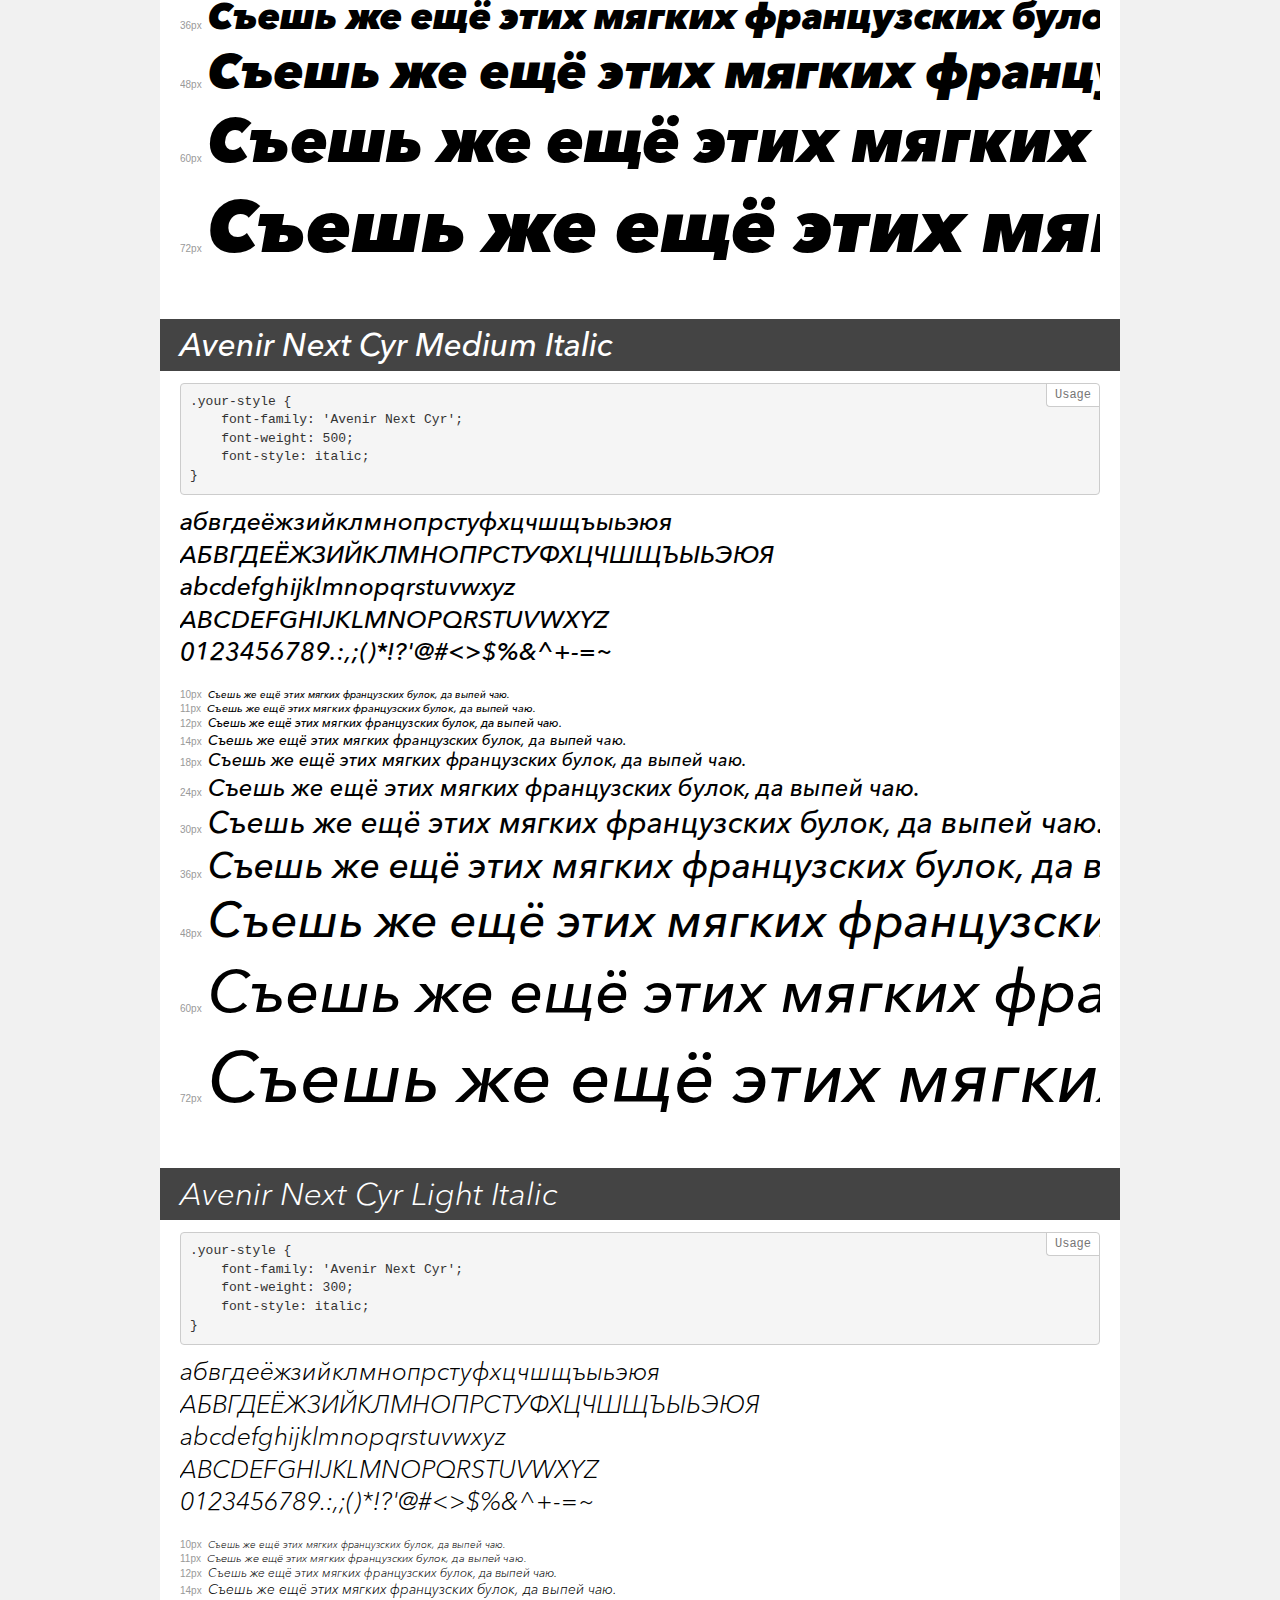
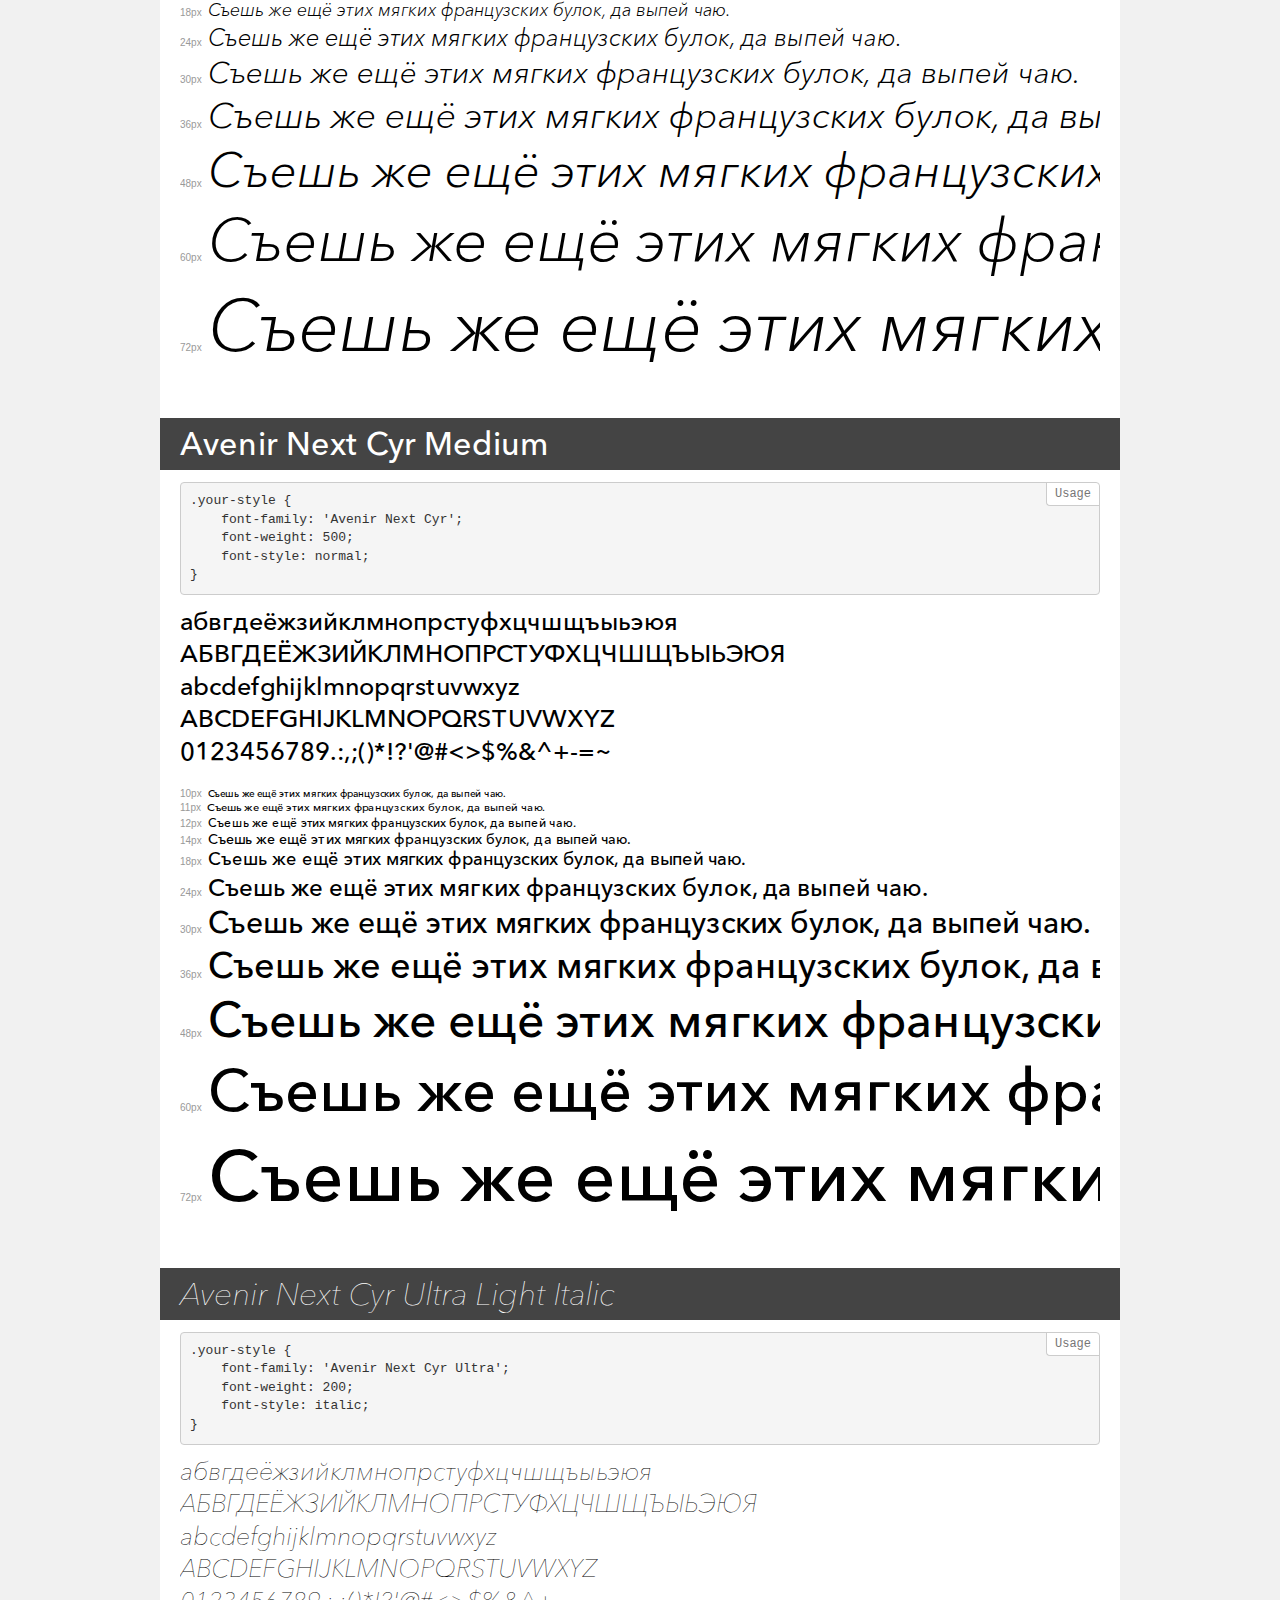
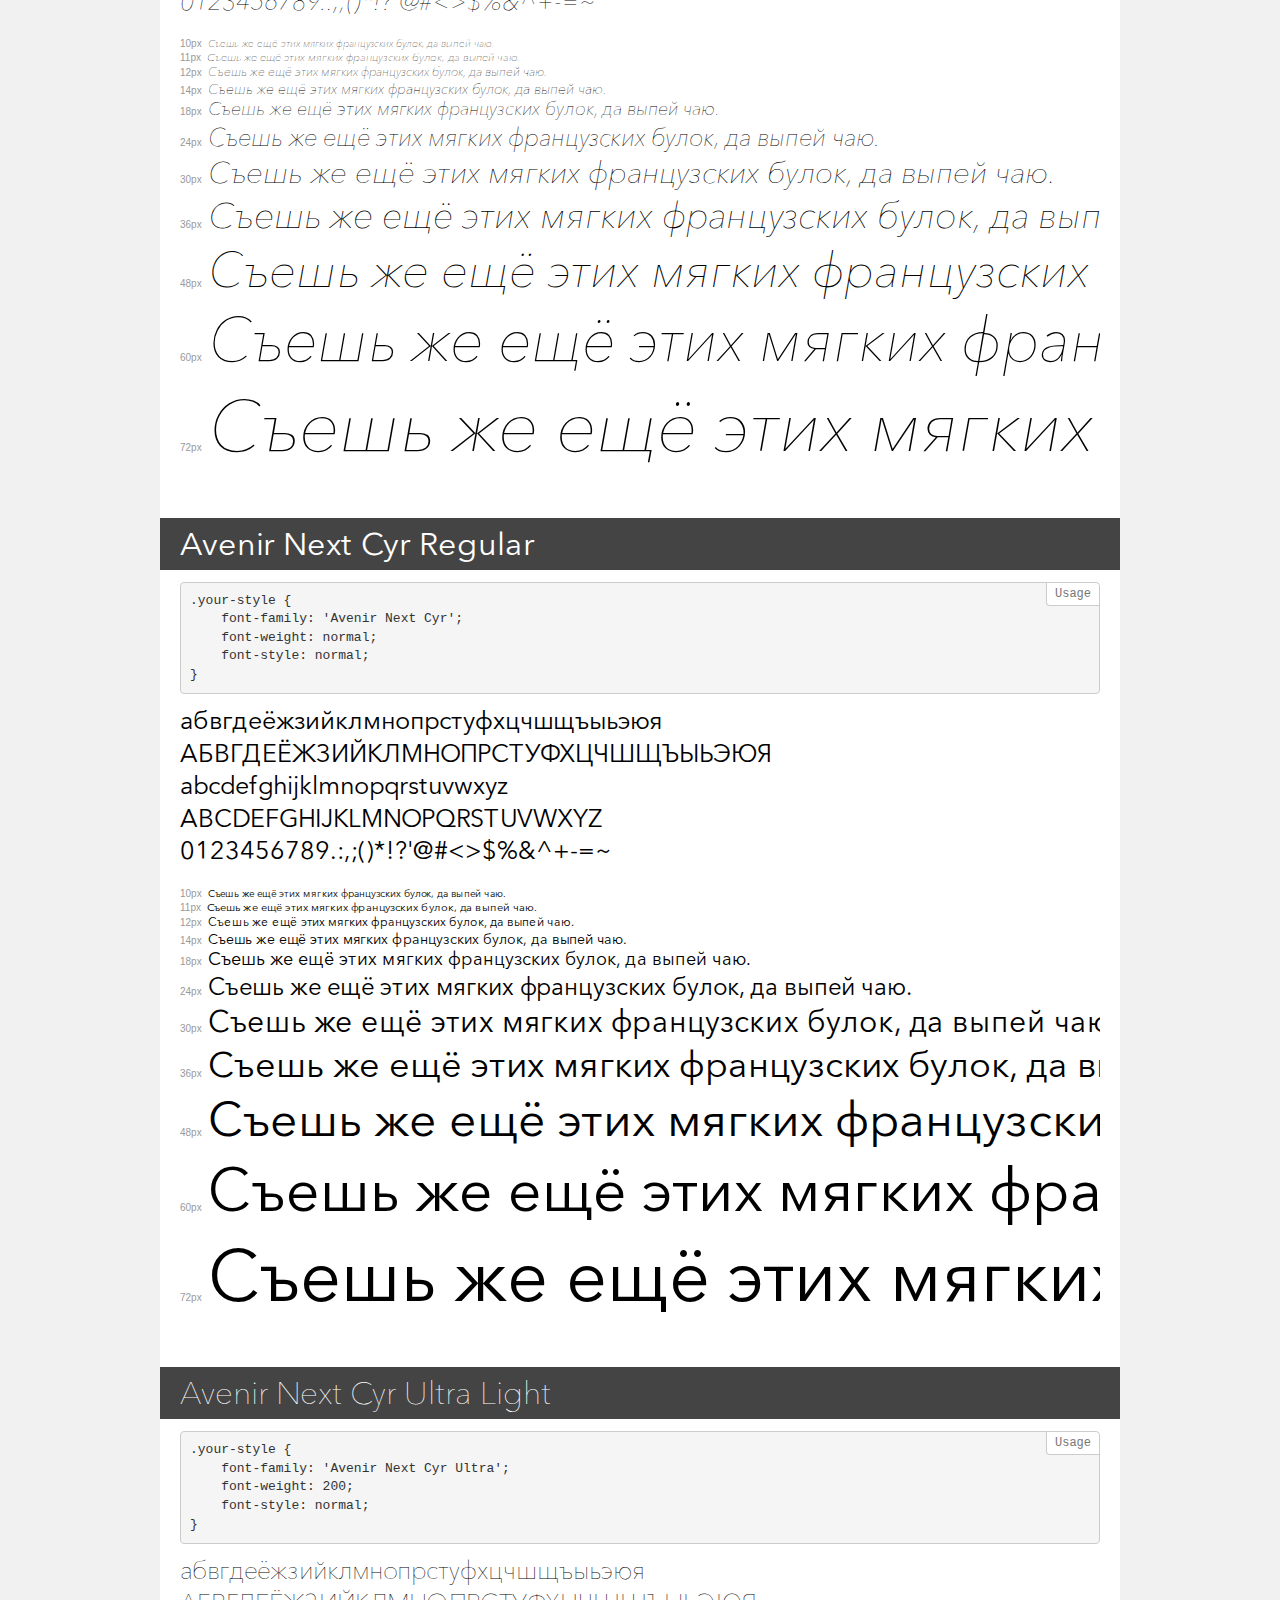
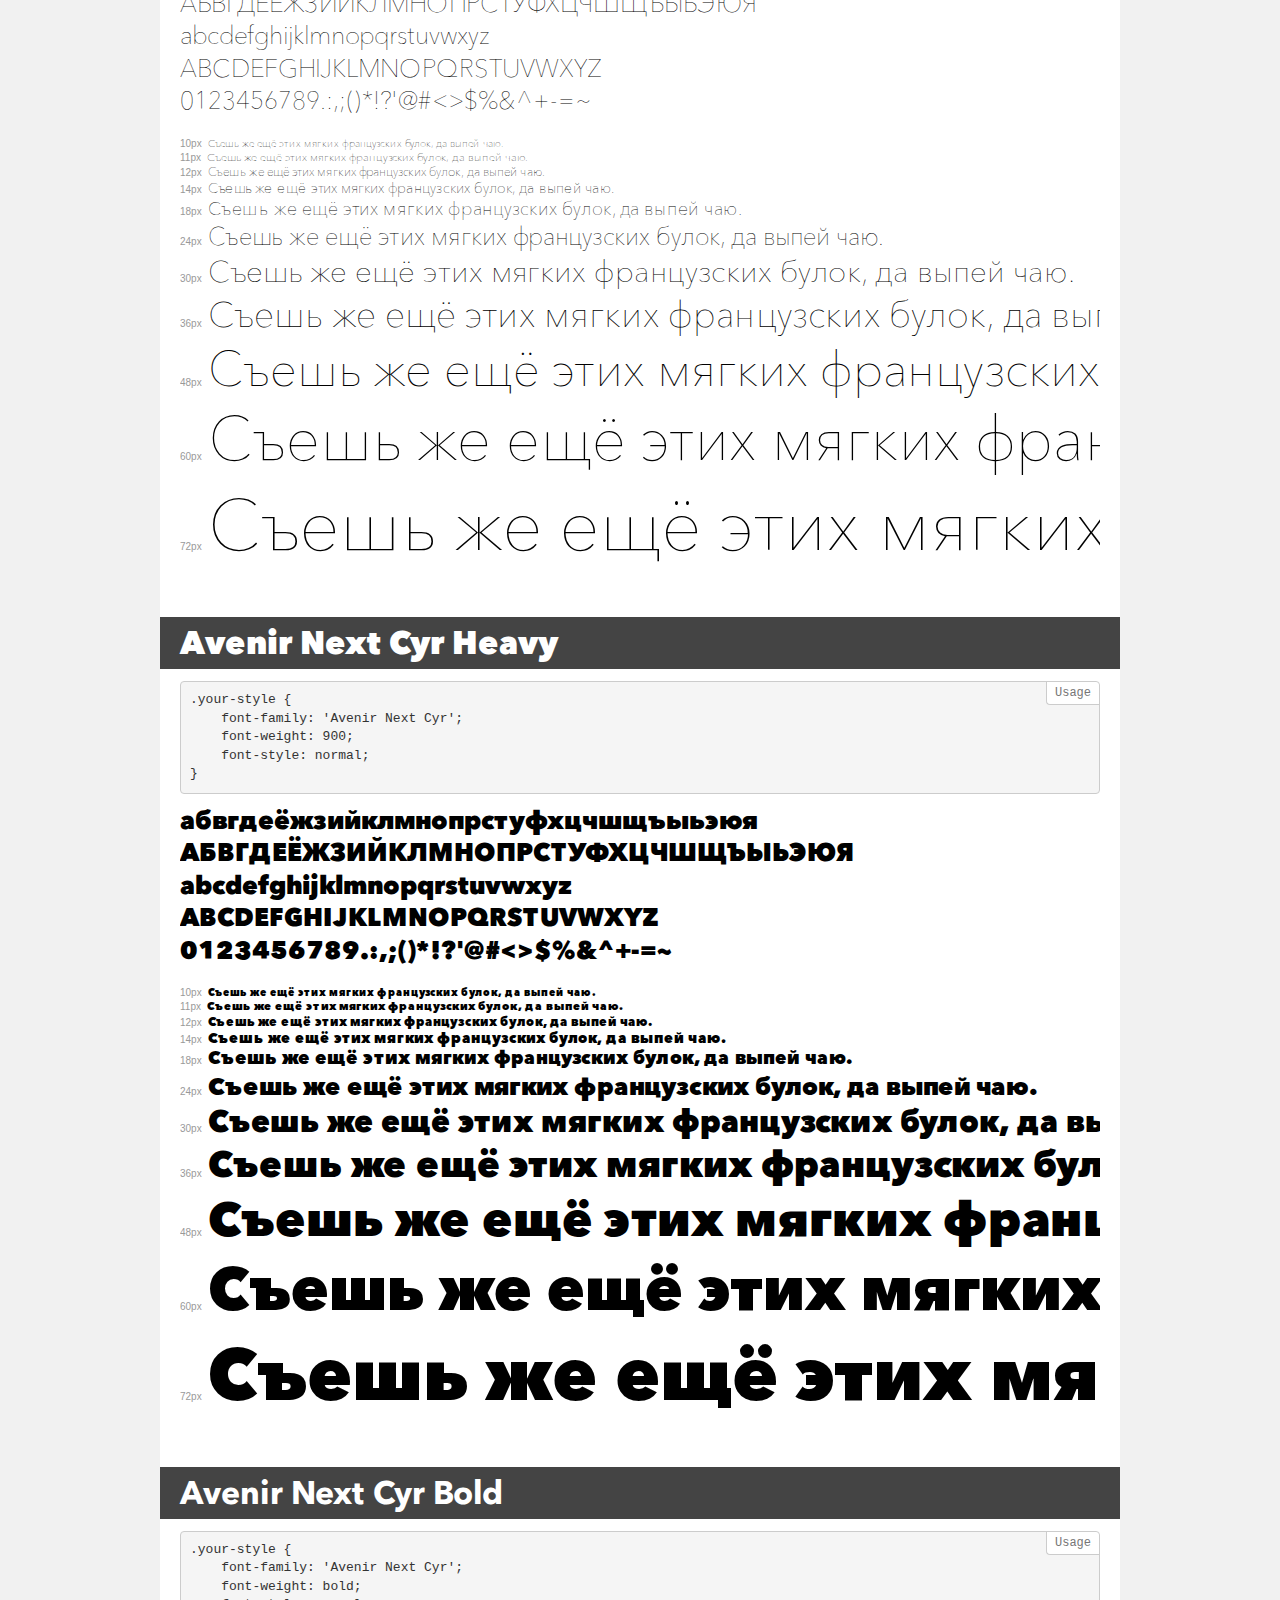
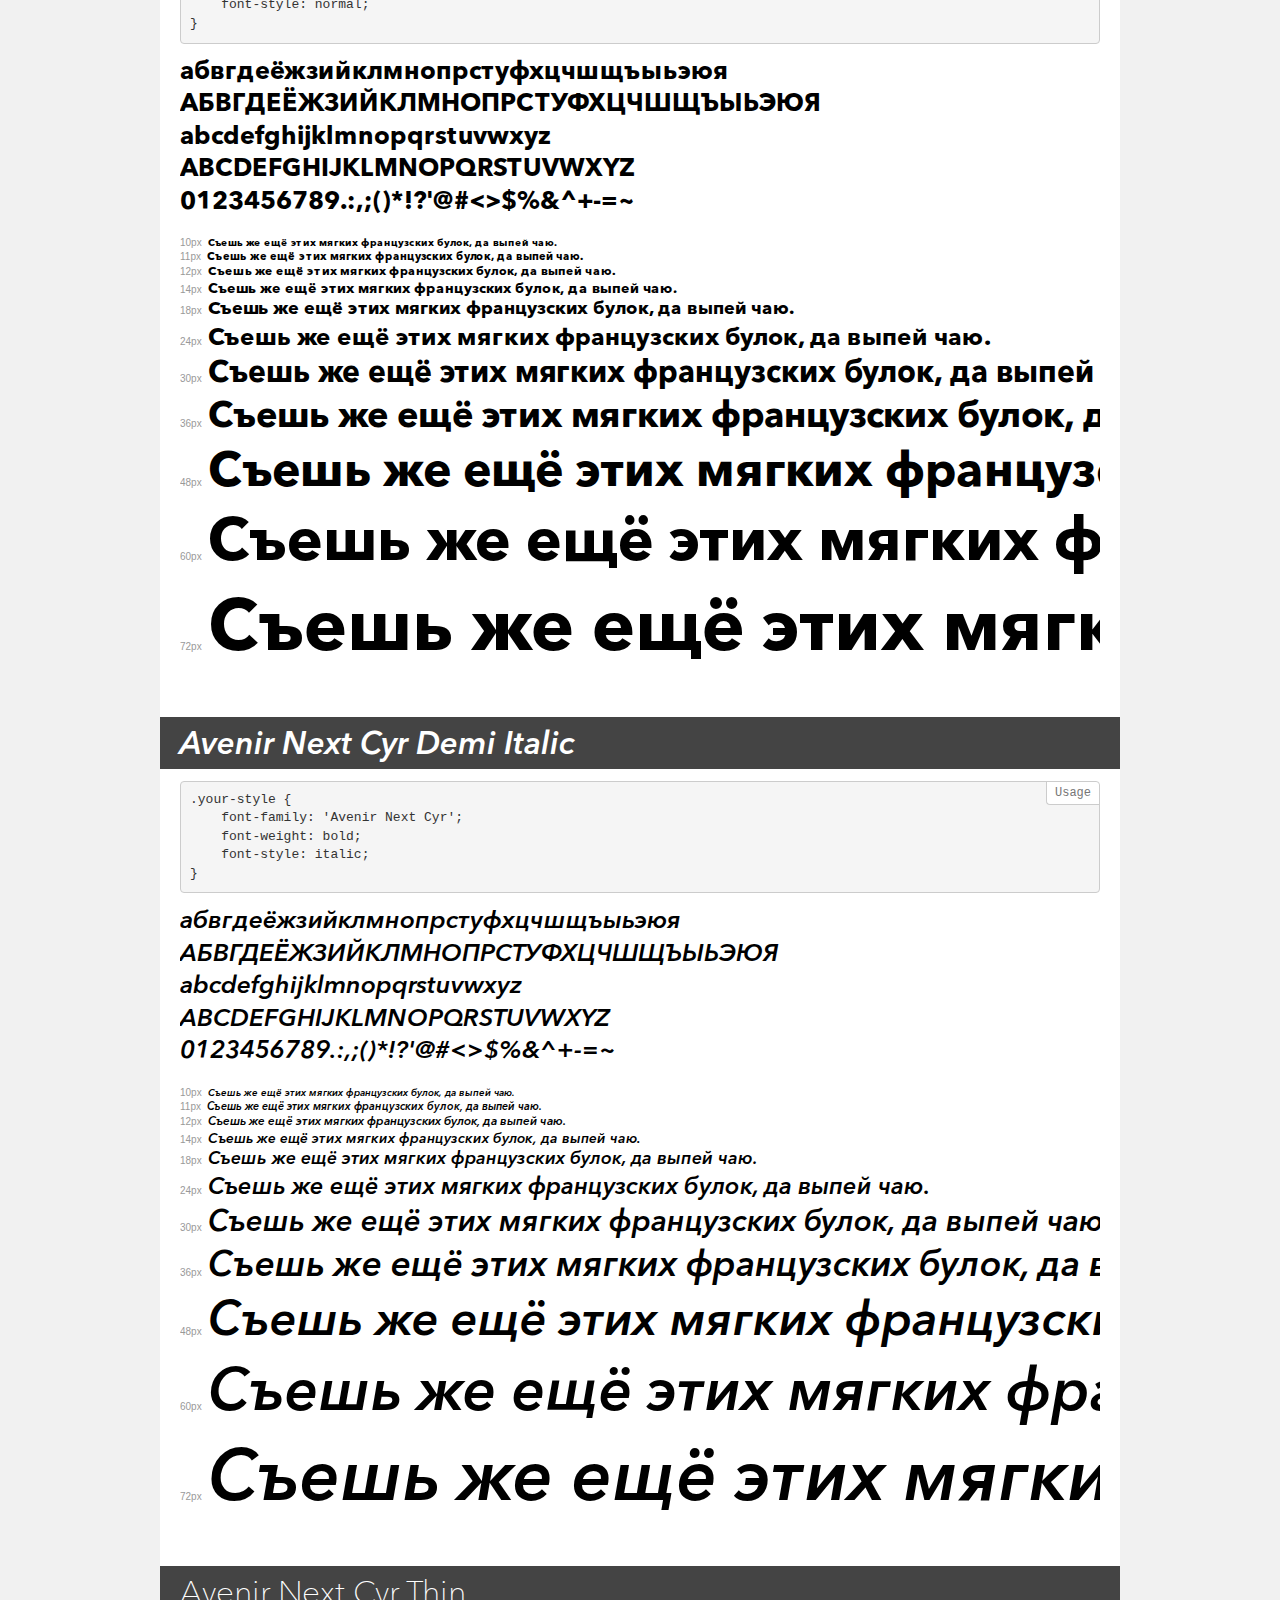
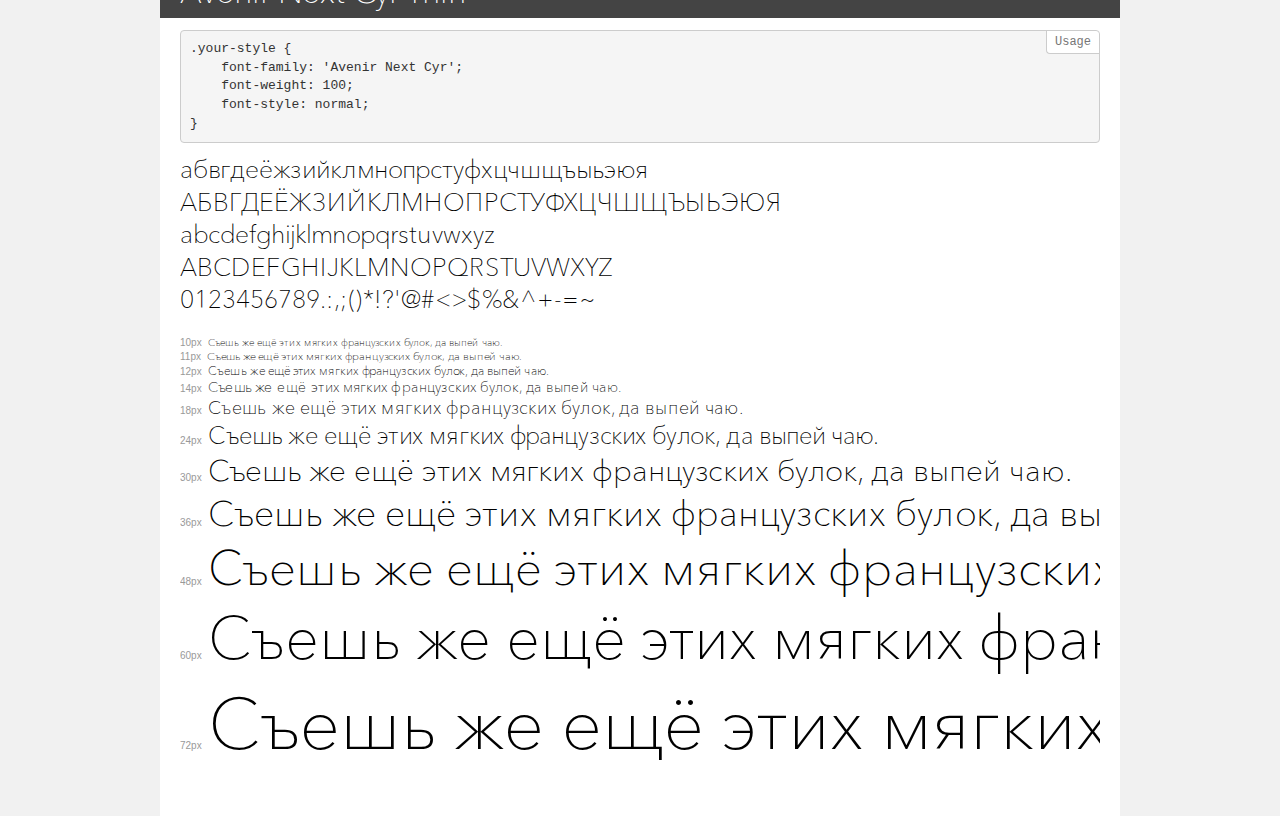
<file: fonts/AvenirNextCyr/demo.html>
<!DOCTYPE html>
<html>
<head>
	<meta charset="utf-8">
	<meta http-equiv="X-UA-Compatible" content="IE=edge">
	<meta name="viewport" content="width=device-width, initial-scale=1">
	<meta name="robots" content="noindex, noarchive">
	<title>Transfonter demo</title>
	<link href="stylesheet.css" rel="stylesheet">
	<style>
		/*
		http://meyerweb.com/eric/tools/css/reset/
		v2.0 | 20110126
		License: none (public domain)
		*/
		html, body, div, span, applet, object, iframe,
		h1, h2, h3, h4, h5, h6, p, blockquote, pre,
		a, abbr, acronym, address, big, cite, code,
		del, dfn, em, img, ins, kbd, q, s, samp,
		small, strike, strong, sub, sup, tt, var,
		b, u, i, center,
		dl, dt, dd, ol, ul, li,
		fieldset, form, label, legend,
		table, caption, tbody, tfoot, thead, tr, th, td,
		article, aside, canvas, details, embed,
		figure, figcaption, footer, header, hgroup,
		menu, nav, output, ruby, section, summary,
		time, mark, audio, video {
			margin: 0;
			padding: 0;
			border: 0;
			font-size: 100%;
			font: inherit;
			vertical-align: baseline;
		}
		/* HTML5 display-role reset for older browsers */
		article, aside, details, figcaption, figure,
		footer, header, hgroup, menu, nav, section {
			display: block;
		}
		body {
			line-height: 1;
		}
		ol, ul {
			list-style: none;
		}
		blockquote, q {
			quotes: none;
		}
		blockquote:before, blockquote:after,
		q:before, q:after {
			content: '';
			content: none;
		}
		table {
			border-collapse: collapse;
			border-spacing: 0;
		}
		/* common styles */
		body {
			background: #f1f1f1;
			color: #000;
		}
		.page {
			background: #fff;
			width: 920px;
			margin: 0 auto;
			padding: 20px 20px 0 20px;
			overflow: hidden;
		}
		.font-container {
			overflow-x: auto;
			overflow-y: hidden;
			margin-bottom: 40px;
			line-height: 1.3;
			white-space: nowrap;
			padding-bottom: 5px;
		}
		h1 {
			position: relative;
			background: #444;
			font-size: 32px;
			color: #fff;
			padding: 10px 20px;
			margin: 0 -20px 12px -20px;
		}
		.letters {
			font-size: 25px;
			margin-bottom: 20px;
		}
		.s10:before {
			content: '10px';
		}
		.s11:before {
			content: '11px';
		}
		.s12:before {
			content: '12px';
		}
		.s14:before {
			content: '14px';
		}
		.s18:before {
			content: '18px';
		}
		.s24:before {
			content: '24px';
		}
		.s30:before {
			content: '30px';
		}
		.s36:before {
			content: '36px';
		}
		.s48:before {
			content: '48px';
		}
		.s60:before {
			content: '60px';
		}
		.s72:before {
			content: '72px';
		}
		.s10:before, .s11:before, .s12:before, .s14:before,
		.s18:before, .s24:before, .s30:before, .s36:before,
		.s48:before, .s60:before, .s72:before {
			font-family: Arial, sans-serif;
			font-size: 10px;
			font-weight: normal;
			font-style: normal;
			color: #999;
			padding-right: 6px;
		}
		pre {
			display: block;
			position: relative;
			padding: 9px;
			margin: 0 0 10px;
			font-family: Monaco, Menlo, Consolas, "Courier New", monospace !important;
			font-size: 13px;
			line-height: 1.428571429;
			color: #333;
			font-weight: normal !important;
			font-style: normal !important;
			background-color: #f5f5f5;
			border: 1px solid #ccc;
			overflow-x: auto;
			border-radius: 4px;
		}
		pre:after {
			display: block;
			position: absolute;
			right: 0;
			top: 0;
			content: 'Usage';
			line-height: 1;
			padding: 5px 8px;
			font-size: 12px;
			color: #767676;
			background-color: #fff;
			border: 1px solid #ccc;
			border-right: none;
			border-top: none;
			border-radius: 0 4px 0 4px;
			z-index: 10;
		}
		/* responsive */
		@media (max-width: 959px) {
			.page {
				width: auto;
				margin: 0;
			}
		}
	</style>
</head>
<body>
<div class="page">
	<div class="demo" style="font-family: 'Avenir Next Cyr'; font-weight: bold; font-style: italic;">
		<h1>Avenir Next Cyr Bold Italic</h1>
		<pre>.your-style {
    font-family: 'Avenir Next Cyr';
    font-weight: bold;
    font-style: italic;
}</pre>
		<div class="font-container">
			<p class="letters">
				абвгдеёжзийклмнопрстуфхцчшщъыьэюя <br />
				АБВГДЕЁЖЗИЙКЛМНОПРСТУФХЦЧШЩЪЫЬЭЮЯ <br />
				abcdefghijklmnopqrstuvwxyz <br />
				ABCDEFGHIJKLMNOPQRSTUVWXYZ <br />				0123456789.:,;()*!?'@#<>$%&^+-=~
			</p>
			<p class="s10" style="font-size: 10px;">Съешь же ещё этих мягких французских булок, да выпей чаю.</p>
			<p class="s11" style="font-size: 11px;">Съешь же ещё этих мягких французских булок, да выпей чаю.</p>
			<p class="s12" style="font-size: 12px;">Съешь же ещё этих мягких французских булок, да выпей чаю.</p>
			<p class="s14" style="font-size: 14px;">Съешь же ещё этих мягких французских булок, да выпей чаю.</p>
			<p class="s18" style="font-size: 18px;">Съешь же ещё этих мягких французских булок, да выпей чаю.</p>
			<p class="s24" style="font-size: 24px;">Съешь же ещё этих мягких французских булок, да выпей чаю.</p>
			<p class="s30" style="font-size: 30px;">Съешь же ещё этих мягких французских булок, да выпей чаю.</p>
			<p class="s36" style="font-size: 36px;">Съешь же ещё этих мягких французских булок, да выпей чаю.</p>
			<p class="s48" style="font-size: 48px;">Съешь же ещё этих мягких французских булок, да выпей чаю.</p>
			<p class="s60" style="font-size: 60px;">Съешь же ещё этих мягких французских булок, да выпей чаю.</p>
			<p class="s72" style="font-size: 72px;">Съешь же ещё этих мягких французских булок, да выпей чаю.</p>
		</div>
	</div>
	<div class="demo" style="font-family: 'Avenir Next Cyr'; font-weight: 300; font-style: normal;">
		<h1>Avenir Next Cyr Light</h1>
		<pre>.your-style {
    font-family: 'Avenir Next Cyr';
    font-weight: 300;
    font-style: normal;
}</pre>
		<div class="font-container">
			<p class="letters">
				абвгдеёжзийклмнопрстуфхцчшщъыьэюя <br />
				АБВГДЕЁЖЗИЙКЛМНОПРСТУФХЦЧШЩЪЫЬЭЮЯ <br />
				abcdefghijklmnopqrstuvwxyz <br />
				ABCDEFGHIJKLMNOPQRSTUVWXYZ <br />				0123456789.:,;()*!?'@#<>$%&^+-=~
			</p>
			<p class="s10" style="font-size: 10px;">Съешь же ещё этих мягких французских булок, да выпей чаю.</p>
			<p class="s11" style="font-size: 11px;">Съешь же ещё этих мягких французских булок, да выпей чаю.</p>
			<p class="s12" style="font-size: 12px;">Съешь же ещё этих мягких французских булок, да выпей чаю.</p>
			<p class="s14" style="font-size: 14px;">Съешь же ещё этих мягких французских булок, да выпей чаю.</p>
			<p class="s18" style="font-size: 18px;">Съешь же ещё этих мягких французских булок, да выпей чаю.</p>
			<p class="s24" style="font-size: 24px;">Съешь же ещё этих мягких французских булок, да выпей чаю.</p>
			<p class="s30" style="font-size: 30px;">Съешь же ещё этих мягких французских булок, да выпей чаю.</p>
			<p class="s36" style="font-size: 36px;">Съешь же ещё этих мягких французских булок, да выпей чаю.</p>
			<p class="s48" style="font-size: 48px;">Съешь же ещё этих мягких французских булок, да выпей чаю.</p>
			<p class="s60" style="font-size: 60px;">Съешь же ещё этих мягких французских булок, да выпей чаю.</p>
			<p class="s72" style="font-size: 72px;">Съешь же ещё этих мягких французских булок, да выпей чаю.</p>
		</div>
	</div>
	<div class="demo" style="font-family: 'Avenir Next Cyr'; font-weight: bold; font-style: normal;">
		<h1>Avenir Next Cyr Demi</h1>
		<pre>.your-style {
    font-family: 'Avenir Next Cyr';
    font-weight: bold;
    font-style: normal;
}</pre>
		<div class="font-container">
			<p class="letters">
				абвгдеёжзийклмнопрстуфхцчшщъыьэюя <br />
				АБВГДЕЁЖЗИЙКЛМНОПРСТУФХЦЧШЩЪЫЬЭЮЯ <br />
				abcdefghijklmnopqrstuvwxyz <br />
				ABCDEFGHIJKLMNOPQRSTUVWXYZ <br />				0123456789.:,;()*!?'@#<>$%&^+-=~
			</p>
			<p class="s10" style="font-size: 10px;">Съешь же ещё этих мягких французских булок, да выпей чаю.</p>
			<p class="s11" style="font-size: 11px;">Съешь же ещё этих мягких французских булок, да выпей чаю.</p>
			<p class="s12" style="font-size: 12px;">Съешь же ещё этих мягких французских булок, да выпей чаю.</p>
			<p class="s14" style="font-size: 14px;">Съешь же ещё этих мягких французских булок, да выпей чаю.</p>
			<p class="s18" style="font-size: 18px;">Съешь же ещё этих мягких французских булок, да выпей чаю.</p>
			<p class="s24" style="font-size: 24px;">Съешь же ещё этих мягких французских булок, да выпей чаю.</p>
			<p class="s30" style="font-size: 30px;">Съешь же ещё этих мягких французских булок, да выпей чаю.</p>
			<p class="s36" style="font-size: 36px;">Съешь же ещё этих мягких французских булок, да выпей чаю.</p>
			<p class="s48" style="font-size: 48px;">Съешь же ещё этих мягких французских булок, да выпей чаю.</p>
			<p class="s60" style="font-size: 60px;">Съешь же ещё этих мягких французских булок, да выпей чаю.</p>
			<p class="s72" style="font-size: 72px;">Съешь же ещё этих мягких французских булок, да выпей чаю.</p>
		</div>
	</div>
	<div class="demo" style="font-family: 'Avenir Next Cyr'; font-weight: 100; font-style: italic;">
		<h1>Avenir Next Cyr Thin Italic</h1>
		<pre>.your-style {
    font-family: 'Avenir Next Cyr';
    font-weight: 100;
    font-style: italic;
}</pre>
		<div class="font-container">
			<p class="letters">
				абвгдеёжзийклмнопрстуфхцчшщъыьэюя <br />
				АБВГДЕЁЖЗИЙКЛМНОПРСТУФХЦЧШЩЪЫЬЭЮЯ <br />
				abcdefghijklmnopqrstuvwxyz <br />
				ABCDEFGHIJKLMNOPQRSTUVWXYZ <br />				0123456789.:,;()*!?'@#<>$%&^+-=~
			</p>
			<p class="s10" style="font-size: 10px;">Съешь же ещё этих мягких французских булок, да выпей чаю.</p>
			<p class="s11" style="font-size: 11px;">Съешь же ещё этих мягких французских булок, да выпей чаю.</p>
			<p class="s12" style="font-size: 12px;">Съешь же ещё этих мягких французских булок, да выпей чаю.</p>
			<p class="s14" style="font-size: 14px;">Съешь же ещё этих мягких французских булок, да выпей чаю.</p>
			<p class="s18" style="font-size: 18px;">Съешь же ещё этих мягких французских булок, да выпей чаю.</p>
			<p class="s24" style="font-size: 24px;">Съешь же ещё этих мягких французских булок, да выпей чаю.</p>
			<p class="s30" style="font-size: 30px;">Съешь же ещё этих мягких французских булок, да выпей чаю.</p>
			<p class="s36" style="font-size: 36px;">Съешь же ещё этих мягких французских булок, да выпей чаю.</p>
			<p class="s48" style="font-size: 48px;">Съешь же ещё этих мягких французских булок, да выпей чаю.</p>
			<p class="s60" style="font-size: 60px;">Съешь же ещё этих мягких французских булок, да выпей чаю.</p>
			<p class="s72" style="font-size: 72px;">Съешь же ещё этих мягких французских булок, да выпей чаю.</p>
		</div>
	</div>
	<div class="demo" style="font-family: 'Avenir Next Cyr'; font-weight: normal; font-style: italic;">
		<h1>Avenir Next Cyr Italic</h1>
		<pre>.your-style {
    font-family: 'Avenir Next Cyr';
    font-weight: normal;
    font-style: italic;
}</pre>
		<div class="font-container">
			<p class="letters">
				абвгдеёжзийклмнопрстуфхцчшщъыьэюя <br />
				АБВГДЕЁЖЗИЙКЛМНОПРСТУФХЦЧШЩЪЫЬЭЮЯ <br />
				abcdefghijklmnopqrstuvwxyz <br />
				ABCDEFGHIJKLMNOPQRSTUVWXYZ <br />				0123456789.:,;()*!?'@#<>$%&^+-=~
			</p>
			<p class="s10" style="font-size: 10px;">Съешь же ещё этих мягких французских булок, да выпей чаю.</p>
			<p class="s11" style="font-size: 11px;">Съешь же ещё этих мягких французских булок, да выпей чаю.</p>
			<p class="s12" style="font-size: 12px;">Съешь же ещё этих мягких французских булок, да выпей чаю.</p>
			<p class="s14" style="font-size: 14px;">Съешь же ещё этих мягких французских булок, да выпей чаю.</p>
			<p class="s18" style="font-size: 18px;">Съешь же ещё этих мягких французских булок, да выпей чаю.</p>
			<p class="s24" style="font-size: 24px;">Съешь же ещё этих мягких французских булок, да выпей чаю.</p>
			<p class="s30" style="font-size: 30px;">Съешь же ещё этих мягких французских булок, да выпей чаю.</p>
			<p class="s36" style="font-size: 36px;">Съешь же ещё этих мягких французских булок, да выпей чаю.</p>
			<p class="s48" style="font-size: 48px;">Съешь же ещё этих мягких французских булок, да выпей чаю.</p>
			<p class="s60" style="font-size: 60px;">Съешь же ещё этих мягких французских булок, да выпей чаю.</p>
			<p class="s72" style="font-size: 72px;">Съешь же ещё этих мягких французских булок, да выпей чаю.</p>
		</div>
	</div>
	<div class="demo" style="font-family: 'Avenir Next Cyr'; font-weight: 900; font-style: italic;">
		<h1>Avenir Next Cyr Heavy Italic</h1>
		<pre>.your-style {
    font-family: 'Avenir Next Cyr';
    font-weight: 900;
    font-style: italic;
}</pre>
		<div class="font-container">
			<p class="letters">
				абвгдеёжзийклмнопрстуфхцчшщъыьэюя <br />
				АБВГДЕЁЖЗИЙКЛМНОПРСТУФХЦЧШЩЪЫЬЭЮЯ <br />
				abcdefghijklmnopqrstuvwxyz <br />
				ABCDEFGHIJKLMNOPQRSTUVWXYZ <br />				0123456789.:,;()*!?'@#<>$%&^+-=~
			</p>
			<p class="s10" style="font-size: 10px;">Съешь же ещё этих мягких французских булок, да выпей чаю.</p>
			<p class="s11" style="font-size: 11px;">Съешь же ещё этих мягких французских булок, да выпей чаю.</p>
			<p class="s12" style="font-size: 12px;">Съешь же ещё этих мягких французских булок, да выпей чаю.</p>
			<p class="s14" style="font-size: 14px;">Съешь же ещё этих мягких французских булок, да выпей чаю.</p>
			<p class="s18" style="font-size: 18px;">Съешь же ещё этих мягких французских булок, да выпей чаю.</p>
			<p class="s24" style="font-size: 24px;">Съешь же ещё этих мягких французских булок, да выпей чаю.</p>
			<p class="s30" style="font-size: 30px;">Съешь же ещё этих мягких французских булок, да выпей чаю.</p>
			<p class="s36" style="font-size: 36px;">Съешь же ещё этих мягких французских булок, да выпей чаю.</p>
			<p class="s48" style="font-size: 48px;">Съешь же ещё этих мягких французских булок, да выпей чаю.</p>
			<p class="s60" style="font-size: 60px;">Съешь же ещё этих мягких французских булок, да выпей чаю.</p>
			<p class="s72" style="font-size: 72px;">Съешь же ещё этих мягких французских булок, да выпей чаю.</p>
		</div>
	</div>
	<div class="demo" style="font-family: 'Avenir Next Cyr'; font-weight: 500; font-style: italic;">
		<h1>Avenir Next Cyr Medium Italic</h1>
		<pre>.your-style {
    font-family: 'Avenir Next Cyr';
    font-weight: 500;
    font-style: italic;
}</pre>
		<div class="font-container">
			<p class="letters">
				абвгдеёжзийклмнопрстуфхцчшщъыьэюя <br />
				АБВГДЕЁЖЗИЙКЛМНОПРСТУФХЦЧШЩЪЫЬЭЮЯ <br />
				abcdefghijklmnopqrstuvwxyz <br />
				ABCDEFGHIJKLMNOPQRSTUVWXYZ <br />				0123456789.:,;()*!?'@#<>$%&^+-=~
			</p>
			<p class="s10" style="font-size: 10px;">Съешь же ещё этих мягких французских булок, да выпей чаю.</p>
			<p class="s11" style="font-size: 11px;">Съешь же ещё этих мягких французских булок, да выпей чаю.</p>
			<p class="s12" style="font-size: 12px;">Съешь же ещё этих мягких французских булок, да выпей чаю.</p>
			<p class="s14" style="font-size: 14px;">Съешь же ещё этих мягких французских булок, да выпей чаю.</p>
			<p class="s18" style="font-size: 18px;">Съешь же ещё этих мягких французских булок, да выпей чаю.</p>
			<p class="s24" style="font-size: 24px;">Съешь же ещё этих мягких французских булок, да выпей чаю.</p>
			<p class="s30" style="font-size: 30px;">Съешь же ещё этих мягких французских булок, да выпей чаю.</p>
			<p class="s36" style="font-size: 36px;">Съешь же ещё этих мягких французских булок, да выпей чаю.</p>
			<p class="s48" style="font-size: 48px;">Съешь же ещё этих мягких французских булок, да выпей чаю.</p>
			<p class="s60" style="font-size: 60px;">Съешь же ещё этих мягких французских булок, да выпей чаю.</p>
			<p class="s72" style="font-size: 72px;">Съешь же ещё этих мягких французских булок, да выпей чаю.</p>
		</div>
	</div>
	<div class="demo" style="font-family: 'Avenir Next Cyr'; font-weight: 300; font-style: italic;">
		<h1>Avenir Next Cyr Light Italic</h1>
		<pre>.your-style {
    font-family: 'Avenir Next Cyr';
    font-weight: 300;
    font-style: italic;
}</pre>
		<div class="font-container">
			<p class="letters">
				абвгдеёжзийклмнопрстуфхцчшщъыьэюя <br />
				АБВГДЕЁЖЗИЙКЛМНОПРСТУФХЦЧШЩЪЫЬЭЮЯ <br />
				abcdefghijklmnopqrstuvwxyz <br />
				ABCDEFGHIJKLMNOPQRSTUVWXYZ <br />				0123456789.:,;()*!?'@#<>$%&^+-=~
			</p>
			<p class="s10" style="font-size: 10px;">Съешь же ещё этих мягких французских булок, да выпей чаю.</p>
			<p class="s11" style="font-size: 11px;">Съешь же ещё этих мягких французских булок, да выпей чаю.</p>
			<p class="s12" style="font-size: 12px;">Съешь же ещё этих мягких французских булок, да выпей чаю.</p>
			<p class="s14" style="font-size: 14px;">Съешь же ещё этих мягких французских булок, да выпей чаю.</p>
			<p class="s18" style="font-size: 18px;">Съешь же ещё этих мягких французских булок, да выпей чаю.</p>
			<p class="s24" style="font-size: 24px;">Съешь же ещё этих мягких французских булок, да выпей чаю.</p>
			<p class="s30" style="font-size: 30px;">Съешь же ещё этих мягких французских булок, да выпей чаю.</p>
			<p class="s36" style="font-size: 36px;">Съешь же ещё этих мягких французских булок, да выпей чаю.</p>
			<p class="s48" style="font-size: 48px;">Съешь же ещё этих мягких французских булок, да выпей чаю.</p>
			<p class="s60" style="font-size: 60px;">Съешь же ещё этих мягких французских булок, да выпей чаю.</p>
			<p class="s72" style="font-size: 72px;">Съешь же ещё этих мягких французских булок, да выпей чаю.</p>
		</div>
	</div>
	<div class="demo" style="font-family: 'Avenir Next Cyr'; font-weight: 500; font-style: normal;">
		<h1>Avenir Next Cyr Medium</h1>
		<pre>.your-style {
    font-family: 'Avenir Next Cyr';
    font-weight: 500;
    font-style: normal;
}</pre>
		<div class="font-container">
			<p class="letters">
				абвгдеёжзийклмнопрстуфхцчшщъыьэюя <br />
				АБВГДЕЁЖЗИЙКЛМНОПРСТУФХЦЧШЩЪЫЬЭЮЯ <br />
				abcdefghijklmnopqrstuvwxyz <br />
				ABCDEFGHIJKLMNOPQRSTUVWXYZ <br />				0123456789.:,;()*!?'@#<>$%&^+-=~
			</p>
			<p class="s10" style="font-size: 10px;">Съешь же ещё этих мягких французских булок, да выпей чаю.</p>
			<p class="s11" style="font-size: 11px;">Съешь же ещё этих мягких французских булок, да выпей чаю.</p>
			<p class="s12" style="font-size: 12px;">Съешь же ещё этих мягких французских булок, да выпей чаю.</p>
			<p class="s14" style="font-size: 14px;">Съешь же ещё этих мягких французских булок, да выпей чаю.</p>
			<p class="s18" style="font-size: 18px;">Съешь же ещё этих мягких французских булок, да выпей чаю.</p>
			<p class="s24" style="font-size: 24px;">Съешь же ещё этих мягких французских булок, да выпей чаю.</p>
			<p class="s30" style="font-size: 30px;">Съешь же ещё этих мягких французских булок, да выпей чаю.</p>
			<p class="s36" style="font-size: 36px;">Съешь же ещё этих мягких французских булок, да выпей чаю.</p>
			<p class="s48" style="font-size: 48px;">Съешь же ещё этих мягких французских булок, да выпей чаю.</p>
			<p class="s60" style="font-size: 60px;">Съешь же ещё этих мягких французских булок, да выпей чаю.</p>
			<p class="s72" style="font-size: 72px;">Съешь же ещё этих мягких французских булок, да выпей чаю.</p>
		</div>
	</div>
	<div class="demo" style="font-family: 'Avenir Next Cyr Ultra'; font-weight: 200; font-style: italic;">
		<h1>Avenir Next Cyr Ultra Light Italic</h1>
		<pre>.your-style {
    font-family: 'Avenir Next Cyr Ultra';
    font-weight: 200;
    font-style: italic;
}</pre>
		<div class="font-container">
			<p class="letters">
				абвгдеёжзийклмнопрстуфхцчшщъыьэюя <br />
				АБВГДЕЁЖЗИЙКЛМНОПРСТУФХЦЧШЩЪЫЬЭЮЯ <br />
				abcdefghijklmnopqrstuvwxyz <br />
				ABCDEFGHIJKLMNOPQRSTUVWXYZ <br />				0123456789.:,;()*!?'@#<>$%&^+-=~
			</p>
			<p class="s10" style="font-size: 10px;">Съешь же ещё этих мягких французских булок, да выпей чаю.</p>
			<p class="s11" style="font-size: 11px;">Съешь же ещё этих мягких французских булок, да выпей чаю.</p>
			<p class="s12" style="font-size: 12px;">Съешь же ещё этих мягких французских булок, да выпей чаю.</p>
			<p class="s14" style="font-size: 14px;">Съешь же ещё этих мягких французских булок, да выпей чаю.</p>
			<p class="s18" style="font-size: 18px;">Съешь же ещё этих мягких французских булок, да выпей чаю.</p>
			<p class="s24" style="font-size: 24px;">Съешь же ещё этих мягких французских булок, да выпей чаю.</p>
			<p class="s30" style="font-size: 30px;">Съешь же ещё этих мягких французских булок, да выпей чаю.</p>
			<p class="s36" style="font-size: 36px;">Съешь же ещё этих мягких французских булок, да выпей чаю.</p>
			<p class="s48" style="font-size: 48px;">Съешь же ещё этих мягких французских булок, да выпей чаю.</p>
			<p class="s60" style="font-size: 60px;">Съешь же ещё этих мягких французских булок, да выпей чаю.</p>
			<p class="s72" style="font-size: 72px;">Съешь же ещё этих мягких французских булок, да выпей чаю.</p>
		</div>
	</div>
	<div class="demo" style="font-family: 'Avenir Next Cyr'; font-weight: normal; font-style: normal;">
		<h1>Avenir Next Cyr Regular</h1>
		<pre>.your-style {
    font-family: 'Avenir Next Cyr';
    font-weight: normal;
    font-style: normal;
}</pre>
		<div class="font-container">
			<p class="letters">
				абвгдеёжзийклмнопрстуфхцчшщъыьэюя <br />
				АБВГДЕЁЖЗИЙКЛМНОПРСТУФХЦЧШЩЪЫЬЭЮЯ <br />
				abcdefghijklmnopqrstuvwxyz <br />
				ABCDEFGHIJKLMNOPQRSTUVWXYZ <br />				0123456789.:,;()*!?'@#<>$%&^+-=~
			</p>
			<p class="s10" style="font-size: 10px;">Съешь же ещё этих мягких французских булок, да выпей чаю.</p>
			<p class="s11" style="font-size: 11px;">Съешь же ещё этих мягких французских булок, да выпей чаю.</p>
			<p class="s12" style="font-size: 12px;">Съешь же ещё этих мягких французских булок, да выпей чаю.</p>
			<p class="s14" style="font-size: 14px;">Съешь же ещё этих мягких французских булок, да выпей чаю.</p>
			<p class="s18" style="font-size: 18px;">Съешь же ещё этих мягких французских булок, да выпей чаю.</p>
			<p class="s24" style="font-size: 24px;">Съешь же ещё этих мягких французских булок, да выпей чаю.</p>
			<p class="s30" style="font-size: 30px;">Съешь же ещё этих мягких французских булок, да выпей чаю.</p>
			<p class="s36" style="font-size: 36px;">Съешь же ещё этих мягких французских булок, да выпей чаю.</p>
			<p class="s48" style="font-size: 48px;">Съешь же ещё этих мягких французских булок, да выпей чаю.</p>
			<p class="s60" style="font-size: 60px;">Съешь же ещё этих мягких французских булок, да выпей чаю.</p>
			<p class="s72" style="font-size: 72px;">Съешь же ещё этих мягких французских булок, да выпей чаю.</p>
		</div>
	</div>
	<div class="demo" style="font-family: 'Avenir Next Cyr Ultra'; font-weight: 200; font-style: normal;">
		<h1>Avenir Next Cyr Ultra Light</h1>
		<pre>.your-style {
    font-family: 'Avenir Next Cyr Ultra';
    font-weight: 200;
    font-style: normal;
}</pre>
		<div class="font-container">
			<p class="letters">
				абвгдеёжзийклмнопрстуфхцчшщъыьэюя <br />
				АБВГДЕЁЖЗИЙКЛМНОПРСТУФХЦЧШЩЪЫЬЭЮЯ <br />
				abcdefghijklmnopqrstuvwxyz <br />
				ABCDEFGHIJKLMNOPQRSTUVWXYZ <br />				0123456789.:,;()*!?'@#<>$%&^+-=~
			</p>
			<p class="s10" style="font-size: 10px;">Съешь же ещё этих мягких французских булок, да выпей чаю.</p>
			<p class="s11" style="font-size: 11px;">Съешь же ещё этих мягких французских булок, да выпей чаю.</p>
			<p class="s12" style="font-size: 12px;">Съешь же ещё этих мягких французских булок, да выпей чаю.</p>
			<p class="s14" style="font-size: 14px;">Съешь же ещё этих мягких французских булок, да выпей чаю.</p>
			<p class="s18" style="font-size: 18px;">Съешь же ещё этих мягких французских булок, да выпей чаю.</p>
			<p class="s24" style="font-size: 24px;">Съешь же ещё этих мягких французских булок, да выпей чаю.</p>
			<p class="s30" style="font-size: 30px;">Съешь же ещё этих мягких французских булок, да выпей чаю.</p>
			<p class="s36" style="font-size: 36px;">Съешь же ещё этих мягких французских булок, да выпей чаю.</p>
			<p class="s48" style="font-size: 48px;">Съешь же ещё этих мягких французских булок, да выпей чаю.</p>
			<p class="s60" style="font-size: 60px;">Съешь же ещё этих мягких французских булок, да выпей чаю.</p>
			<p class="s72" style="font-size: 72px;">Съешь же ещё этих мягких французских булок, да выпей чаю.</p>
		</div>
	</div>
	<div class="demo" style="font-family: 'Avenir Next Cyr'; font-weight: 900; font-style: normal;">
		<h1>Avenir Next Cyr Heavy</h1>
		<pre>.your-style {
    font-family: 'Avenir Next Cyr';
    font-weight: 900;
    font-style: normal;
}</pre>
		<div class="font-container">
			<p class="letters">
				абвгдеёжзийклмнопрстуфхцчшщъыьэюя <br />
				АБВГДЕЁЖЗИЙКЛМНОПРСТУФХЦЧШЩЪЫЬЭЮЯ <br />
				abcdefghijklmnopqrstuvwxyz <br />
				ABCDEFGHIJKLMNOPQRSTUVWXYZ <br />				0123456789.:,;()*!?'@#<>$%&^+-=~
			</p>
			<p class="s10" style="font-size: 10px;">Съешь же ещё этих мягких французских булок, да выпей чаю.</p>
			<p class="s11" style="font-size: 11px;">Съешь же ещё этих мягких французских булок, да выпей чаю.</p>
			<p class="s12" style="font-size: 12px;">Съешь же ещё этих мягких французских булок, да выпей чаю.</p>
			<p class="s14" style="font-size: 14px;">Съешь же ещё этих мягких французских булок, да выпей чаю.</p>
			<p class="s18" style="font-size: 18px;">Съешь же ещё этих мягких французских булок, да выпей чаю.</p>
			<p class="s24" style="font-size: 24px;">Съешь же ещё этих мягких французских булок, да выпей чаю.</p>
			<p class="s30" style="font-size: 30px;">Съешь же ещё этих мягких французских булок, да выпей чаю.</p>
			<p class="s36" style="font-size: 36px;">Съешь же ещё этих мягких французских булок, да выпей чаю.</p>
			<p class="s48" style="font-size: 48px;">Съешь же ещё этих мягких французских булок, да выпей чаю.</p>
			<p class="s60" style="font-size: 60px;">Съешь же ещё этих мягких французских булок, да выпей чаю.</p>
			<p class="s72" style="font-size: 72px;">Съешь же ещё этих мягких французских булок, да выпей чаю.</p>
		</div>
	</div>
	<div class="demo" style="font-family: 'Avenir Next Cyr'; font-weight: bold; font-style: normal;">
		<h1>Avenir Next Cyr Bold</h1>
		<pre>.your-style {
    font-family: 'Avenir Next Cyr';
    font-weight: bold;
    font-style: normal;
}</pre>
		<div class="font-container">
			<p class="letters">
				абвгдеёжзийклмнопрстуфхцчшщъыьэюя <br />
				АБВГДЕЁЖЗИЙКЛМНОПРСТУФХЦЧШЩЪЫЬЭЮЯ <br />
				abcdefghijklmnopqrstuvwxyz <br />
				ABCDEFGHIJKLMNOPQRSTUVWXYZ <br />				0123456789.:,;()*!?'@#<>$%&^+-=~
			</p>
			<p class="s10" style="font-size: 10px;">Съешь же ещё этих мягких французских булок, да выпей чаю.</p>
			<p class="s11" style="font-size: 11px;">Съешь же ещё этих мягких французских булок, да выпей чаю.</p>
			<p class="s12" style="font-size: 12px;">Съешь же ещё этих мягких французских булок, да выпей чаю.</p>
			<p class="s14" style="font-size: 14px;">Съешь же ещё этих мягких французских булок, да выпей чаю.</p>
			<p class="s18" style="font-size: 18px;">Съешь же ещё этих мягких французских булок, да выпей чаю.</p>
			<p class="s24" style="font-size: 24px;">Съешь же ещё этих мягких французских булок, да выпей чаю.</p>
			<p class="s30" style="font-size: 30px;">Съешь же ещё этих мягких французских булок, да выпей чаю.</p>
			<p class="s36" style="font-size: 36px;">Съешь же ещё этих мягких французских булок, да выпей чаю.</p>
			<p class="s48" style="font-size: 48px;">Съешь же ещё этих мягких французских булок, да выпей чаю.</p>
			<p class="s60" style="font-size: 60px;">Съешь же ещё этих мягких французских булок, да выпей чаю.</p>
			<p class="s72" style="font-size: 72px;">Съешь же ещё этих мягких французских булок, да выпей чаю.</p>
		</div>
	</div>
	<div class="demo" style="font-family: 'Avenir Next Cyr'; font-weight: bold; font-style: italic;">
		<h1>Avenir Next Cyr Demi Italic</h1>
		<pre>.your-style {
    font-family: 'Avenir Next Cyr';
    font-weight: bold;
    font-style: italic;
}</pre>
		<div class="font-container">
			<p class="letters">
				абвгдеёжзийклмнопрстуфхцчшщъыьэюя <br />
				АБВГДЕЁЖЗИЙКЛМНОПРСТУФХЦЧШЩЪЫЬЭЮЯ <br />
				abcdefghijklmnopqrstuvwxyz <br />
				ABCDEFGHIJKLMNOPQRSTUVWXYZ <br />				0123456789.:,;()*!?'@#<>$%&^+-=~
			</p>
			<p class="s10" style="font-size: 10px;">Съешь же ещё этих мягких французских булок, да выпей чаю.</p>
			<p class="s11" style="font-size: 11px;">Съешь же ещё этих мягких французских булок, да выпей чаю.</p>
			<p class="s12" style="font-size: 12px;">Съешь же ещё этих мягких французских булок, да выпей чаю.</p>
			<p class="s14" style="font-size: 14px;">Съешь же ещё этих мягких французских булок, да выпей чаю.</p>
			<p class="s18" style="font-size: 18px;">Съешь же ещё этих мягких французских булок, да выпей чаю.</p>
			<p class="s24" style="font-size: 24px;">Съешь же ещё этих мягких французских булок, да выпей чаю.</p>
			<p class="s30" style="font-size: 30px;">Съешь же ещё этих мягких французских булок, да выпей чаю.</p>
			<p class="s36" style="font-size: 36px;">Съешь же ещё этих мягких французских булок, да выпей чаю.</p>
			<p class="s48" style="font-size: 48px;">Съешь же ещё этих мягких французских булок, да выпей чаю.</p>
			<p class="s60" style="font-size: 60px;">Съешь же ещё этих мягких французских булок, да выпей чаю.</p>
			<p class="s72" style="font-size: 72px;">Съешь же ещё этих мягких французских булок, да выпей чаю.</p>
		</div>
	</div>
	<div class="demo" style="font-family: 'Avenir Next Cyr'; font-weight: 100; font-style: normal;">
		<h1>Avenir Next Cyr Thin</h1>
		<pre>.your-style {
    font-family: 'Avenir Next Cyr';
    font-weight: 100;
    font-style: normal;
}</pre>
		<div class="font-container">
			<p class="letters">
				абвгдеёжзийклмнопрстуфхцчшщъыьэюя <br />
				АБВГДЕЁЖЗИЙКЛМНОПРСТУФХЦЧШЩЪЫЬЭЮЯ <br />
				abcdefghijklmnopqrstuvwxyz <br />
				ABCDEFGHIJKLMNOPQRSTUVWXYZ <br />				0123456789.:,;()*!?'@#<>$%&^+-=~
			</p>
			<p class="s10" style="font-size: 10px;">Съешь же ещё этих мягких французских булок, да выпей чаю.</p>
			<p class="s11" style="font-size: 11px;">Съешь же ещё этих мягких французских булок, да выпей чаю.</p>
			<p class="s12" style="font-size: 12px;">Съешь же ещё этих мягких французских булок, да выпей чаю.</p>
			<p class="s14" style="font-size: 14px;">Съешь же ещё этих мягких французских булок, да выпей чаю.</p>
			<p class="s18" style="font-size: 18px;">Съешь же ещё этих мягких французских булок, да выпей чаю.</p>
			<p class="s24" style="font-size: 24px;">Съешь же ещё этих мягких французских булок, да выпей чаю.</p>
			<p class="s30" style="font-size: 30px;">Съешь же ещё этих мягких французских булок, да выпей чаю.</p>
			<p class="s36" style="font-size: 36px;">Съешь же ещё этих мягких французских булок, да выпей чаю.</p>
			<p class="s48" style="font-size: 48px;">Съешь же ещё этих мягких французских булок, да выпей чаю.</p>
			<p class="s60" style="font-size: 60px;">Съешь же ещё этих мягких французских булок, да выпей чаю.</p>
			<p class="s72" style="font-size: 72px;">Съешь же ещё этих мягких французских булок, да выпей чаю.</p>
		</div>
	</div>
</div>
</body>
</html>
</file>
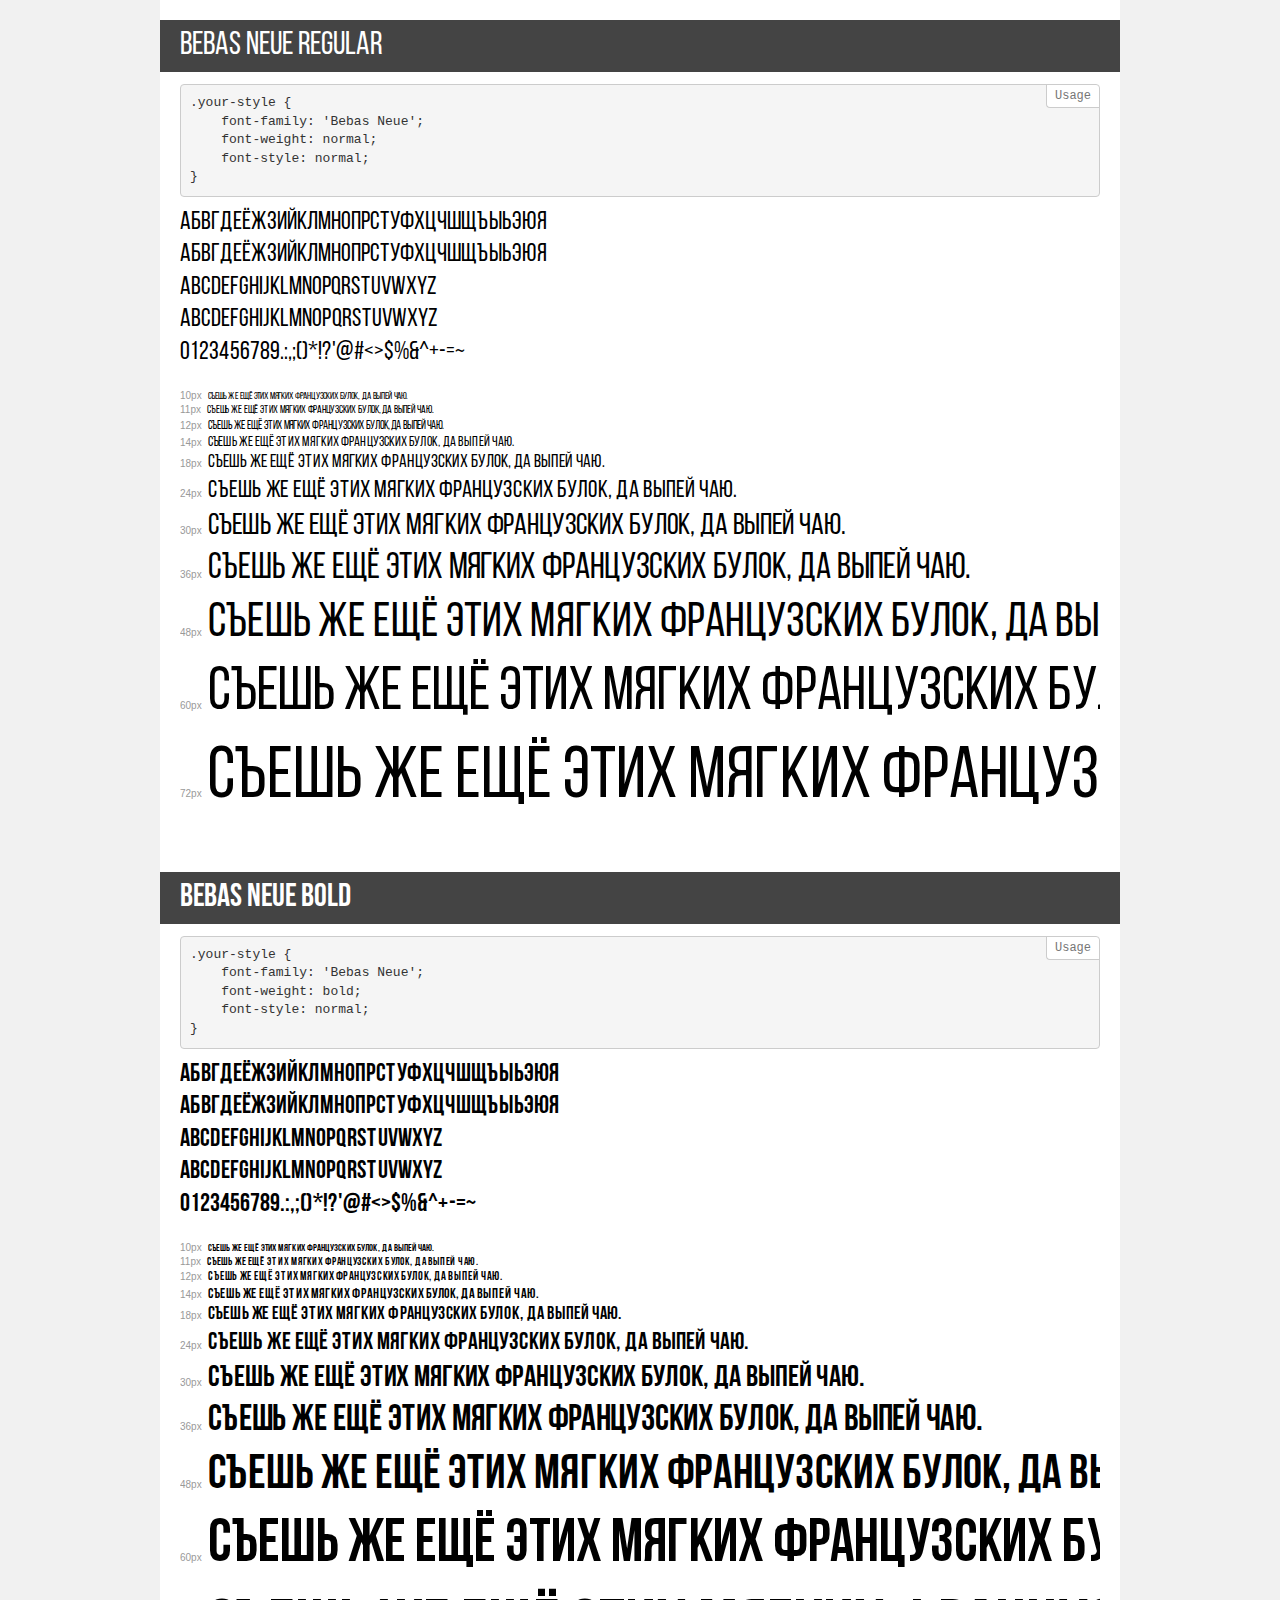
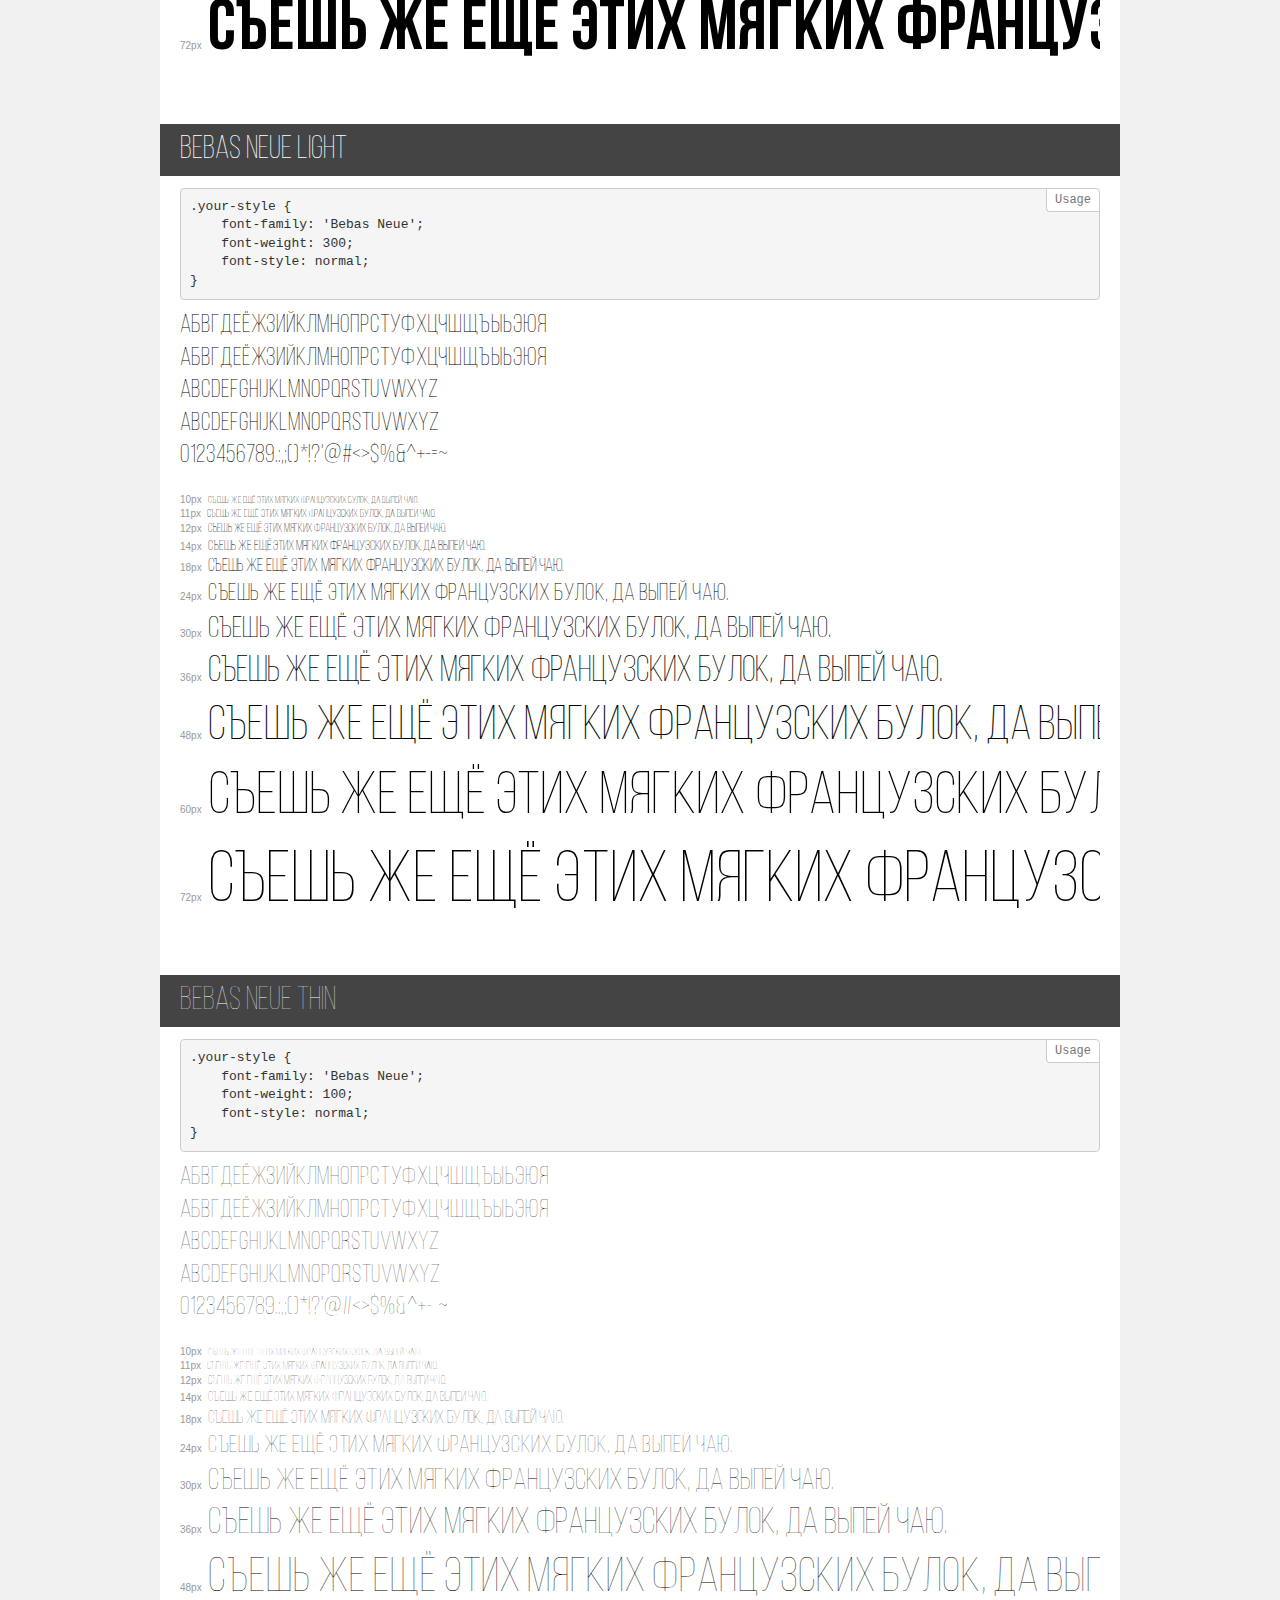
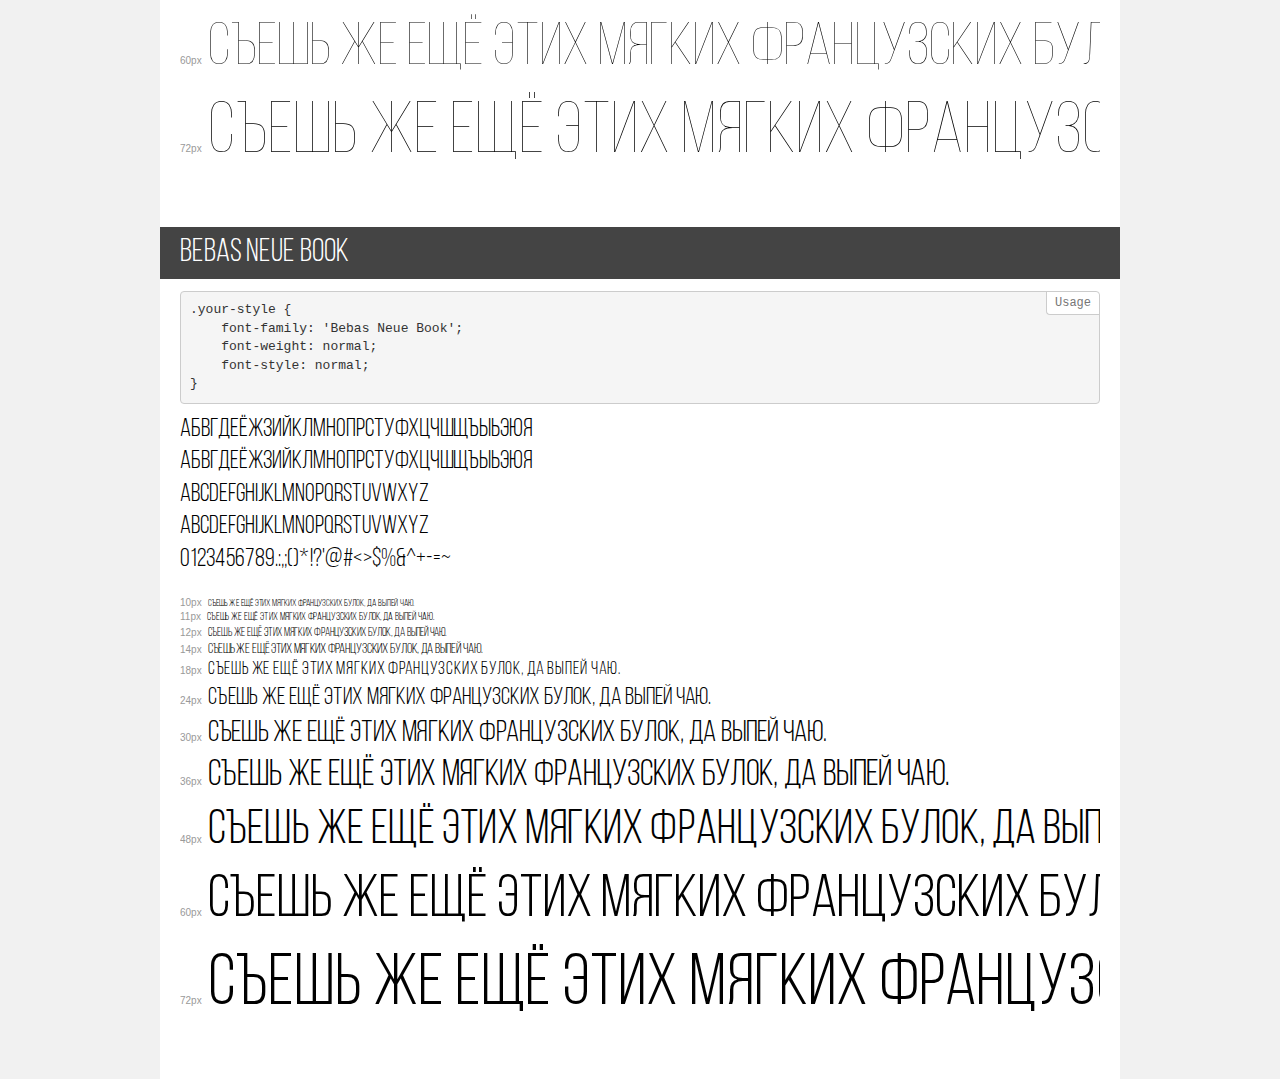
<file: fonts/BebasNeue/demo.html>
<!DOCTYPE html>
<html>
<head>
	<meta charset="utf-8">
	<meta http-equiv="X-UA-Compatible" content="IE=edge">
	<meta name="viewport" content="width=device-width, initial-scale=1">
	<meta name="robots" content="noindex, noarchive">
	<title>Transfonter demo</title>
	<link href="stylesheet.css" rel="stylesheet">
	<style>
		/*
		http://meyerweb.com/eric/tools/css/reset/
		v2.0 | 20110126
		License: none (public domain)
		*/
		html, body, div, span, applet, object, iframe,
		h1, h2, h3, h4, h5, h6, p, blockquote, pre,
		a, abbr, acronym, address, big, cite, code,
		del, dfn, em, img, ins, kbd, q, s, samp,
		small, strike, strong, sub, sup, tt, var,
		b, u, i, center,
		dl, dt, dd, ol, ul, li,
		fieldset, form, label, legend,
		table, caption, tbody, tfoot, thead, tr, th, td,
		article, aside, canvas, details, embed,
		figure, figcaption, footer, header, hgroup,
		menu, nav, output, ruby, section, summary,
		time, mark, audio, video {
			margin: 0;
			padding: 0;
			border: 0;
			font-size: 100%;
			font: inherit;
			vertical-align: baseline;
		}
		/* HTML5 display-role reset for older browsers */
		article, aside, details, figcaption, figure,
		footer, header, hgroup, menu, nav, section {
			display: block;
		}
		body {
			line-height: 1;
		}
		ol, ul {
			list-style: none;
		}
		blockquote, q {
			quotes: none;
		}
		blockquote:before, blockquote:after,
		q:before, q:after {
			content: '';
			content: none;
		}
		table {
			border-collapse: collapse;
			border-spacing: 0;
		}
		/* common styles */
		body {
			background: #f1f1f1;
			color: #000;
		}
		.page {
			background: #fff;
			width: 920px;
			margin: 0 auto;
			padding: 20px 20px 0 20px;
			overflow: hidden;
		}
		.font-container {
			overflow-x: auto;
			overflow-y: hidden;
			margin-bottom: 40px;
			line-height: 1.3;
			white-space: nowrap;
			padding-bottom: 5px;
		}
		h1 {
			position: relative;
			background: #444;
			font-size: 32px;
			color: #fff;
			padding: 10px 20px;
			margin: 0 -20px 12px -20px;
		}
		.letters {
			font-size: 25px;
			margin-bottom: 20px;
		}
		.s10:before {
			content: '10px';
		}
		.s11:before {
			content: '11px';
		}
		.s12:before {
			content: '12px';
		}
		.s14:before {
			content: '14px';
		}
		.s18:before {
			content: '18px';
		}
		.s24:before {
			content: '24px';
		}
		.s30:before {
			content: '30px';
		}
		.s36:before {
			content: '36px';
		}
		.s48:before {
			content: '48px';
		}
		.s60:before {
			content: '60px';
		}
		.s72:before {
			content: '72px';
		}
		.s10:before, .s11:before, .s12:before, .s14:before,
		.s18:before, .s24:before, .s30:before, .s36:before,
		.s48:before, .s60:before, .s72:before {
			font-family: Arial, sans-serif;
			font-size: 10px;
			font-weight: normal;
			font-style: normal;
			color: #999;
			padding-right: 6px;
		}
		pre {
			display: block;
			position: relative;
			padding: 9px;
			margin: 0 0 10px;
			font-family: Monaco, Menlo, Consolas, "Courier New", monospace !important;
			font-size: 13px;
			line-height: 1.428571429;
			color: #333;
			font-weight: normal !important;
			font-style: normal !important;
			background-color: #f5f5f5;
			border: 1px solid #ccc;
			overflow-x: auto;
			border-radius: 4px;
		}
		pre:after {
			display: block;
			position: absolute;
			right: 0;
			top: 0;
			content: 'Usage';
			line-height: 1;
			padding: 5px 8px;
			font-size: 12px;
			color: #767676;
			background-color: #fff;
			border: 1px solid #ccc;
			border-right: none;
			border-top: none;
			border-radius: 0 4px 0 4px;
			z-index: 10;
		}
		/* responsive */
		@media (max-width: 959px) {
			.page {
				width: auto;
				margin: 0;
			}
		}
	</style>
</head>
<body>
<div class="page">
	<div class="demo" style="font-family: 'Bebas Neue'; font-weight: normal; font-style: normal;">
		<h1>Bebas Neue Regular</h1>
		<pre>.your-style {
    font-family: 'Bebas Neue';
    font-weight: normal;
    font-style: normal;
}</pre>
		<div class="font-container">
			<p class="letters">
				абвгдеёжзийклмнопрстуфхцчшщъыьэюя <br />
				АБВГДЕЁЖЗИЙКЛМНОПРСТУФХЦЧШЩЪЫЬЭЮЯ <br />
				abcdefghijklmnopqrstuvwxyz <br />
				ABCDEFGHIJKLMNOPQRSTUVWXYZ <br />				0123456789.:,;()*!?'@#<>$%&^+-=~
			</p>
			<p class="s10" style="font-size: 10px;">Съешь же ещё этих мягких французских булок, да выпей чаю.</p>
			<p class="s11" style="font-size: 11px;">Съешь же ещё этих мягких французских булок, да выпей чаю.</p>
			<p class="s12" style="font-size: 12px;">Съешь же ещё этих мягких французских булок, да выпей чаю.</p>
			<p class="s14" style="font-size: 14px;">Съешь же ещё этих мягких французских булок, да выпей чаю.</p>
			<p class="s18" style="font-size: 18px;">Съешь же ещё этих мягких французских булок, да выпей чаю.</p>
			<p class="s24" style="font-size: 24px;">Съешь же ещё этих мягких французских булок, да выпей чаю.</p>
			<p class="s30" style="font-size: 30px;">Съешь же ещё этих мягких французских булок, да выпей чаю.</p>
			<p class="s36" style="font-size: 36px;">Съешь же ещё этих мягких французских булок, да выпей чаю.</p>
			<p class="s48" style="font-size: 48px;">Съешь же ещё этих мягких французских булок, да выпей чаю.</p>
			<p class="s60" style="font-size: 60px;">Съешь же ещё этих мягких французских булок, да выпей чаю.</p>
			<p class="s72" style="font-size: 72px;">Съешь же ещё этих мягких французских булок, да выпей чаю.</p>
		</div>
	</div>
	<div class="demo" style="font-family: 'Bebas Neue'; font-weight: bold; font-style: normal;">
		<h1>Bebas Neue Bold</h1>
		<pre>.your-style {
    font-family: 'Bebas Neue';
    font-weight: bold;
    font-style: normal;
}</pre>
		<div class="font-container">
			<p class="letters">
				абвгдеёжзийклмнопрстуфхцчшщъыьэюя <br />
				АБВГДЕЁЖЗИЙКЛМНОПРСТУФХЦЧШЩЪЫЬЭЮЯ <br />
				abcdefghijklmnopqrstuvwxyz <br />
				ABCDEFGHIJKLMNOPQRSTUVWXYZ <br />				0123456789.:,;()*!?'@#<>$%&^+-=~
			</p>
			<p class="s10" style="font-size: 10px;">Съешь же ещё этих мягких французских булок, да выпей чаю.</p>
			<p class="s11" style="font-size: 11px;">Съешь же ещё этих мягких французских булок, да выпей чаю.</p>
			<p class="s12" style="font-size: 12px;">Съешь же ещё этих мягких французских булок, да выпей чаю.</p>
			<p class="s14" style="font-size: 14px;">Съешь же ещё этих мягких французских булок, да выпей чаю.</p>
			<p class="s18" style="font-size: 18px;">Съешь же ещё этих мягких французских булок, да выпей чаю.</p>
			<p class="s24" style="font-size: 24px;">Съешь же ещё этих мягких французских булок, да выпей чаю.</p>
			<p class="s30" style="font-size: 30px;">Съешь же ещё этих мягких французских булок, да выпей чаю.</p>
			<p class="s36" style="font-size: 36px;">Съешь же ещё этих мягких французских булок, да выпей чаю.</p>
			<p class="s48" style="font-size: 48px;">Съешь же ещё этих мягких французских булок, да выпей чаю.</p>
			<p class="s60" style="font-size: 60px;">Съешь же ещё этих мягких французских булок, да выпей чаю.</p>
			<p class="s72" style="font-size: 72px;">Съешь же ещё этих мягких французских булок, да выпей чаю.</p>
		</div>
	</div>
	<div class="demo" style="font-family: 'Bebas Neue'; font-weight: 300; font-style: normal;">
		<h1>Bebas Neue Light</h1>
		<pre>.your-style {
    font-family: 'Bebas Neue';
    font-weight: 300;
    font-style: normal;
}</pre>
		<div class="font-container">
			<p class="letters">
				абвгдеёжзийклмнопрстуфхцчшщъыьэюя <br />
				АБВГДЕЁЖЗИЙКЛМНОПРСТУФХЦЧШЩЪЫЬЭЮЯ <br />
				abcdefghijklmnopqrstuvwxyz <br />
				ABCDEFGHIJKLMNOPQRSTUVWXYZ <br />				0123456789.:,;()*!?'@#<>$%&^+-=~
			</p>
			<p class="s10" style="font-size: 10px;">Съешь же ещё этих мягких французских булок, да выпей чаю.</p>
			<p class="s11" style="font-size: 11px;">Съешь же ещё этих мягких французских булок, да выпей чаю.</p>
			<p class="s12" style="font-size: 12px;">Съешь же ещё этих мягких французских булок, да выпей чаю.</p>
			<p class="s14" style="font-size: 14px;">Съешь же ещё этих мягких французских булок, да выпей чаю.</p>
			<p class="s18" style="font-size: 18px;">Съешь же ещё этих мягких французских булок, да выпей чаю.</p>
			<p class="s24" style="font-size: 24px;">Съешь же ещё этих мягких французских булок, да выпей чаю.</p>
			<p class="s30" style="font-size: 30px;">Съешь же ещё этих мягких французских булок, да выпей чаю.</p>
			<p class="s36" style="font-size: 36px;">Съешь же ещё этих мягких французских булок, да выпей чаю.</p>
			<p class="s48" style="font-size: 48px;">Съешь же ещё этих мягких французских булок, да выпей чаю.</p>
			<p class="s60" style="font-size: 60px;">Съешь же ещё этих мягких французских булок, да выпей чаю.</p>
			<p class="s72" style="font-size: 72px;">Съешь же ещё этих мягких французских булок, да выпей чаю.</p>
		</div>
	</div>
	<div class="demo" style="font-family: 'Bebas Neue'; font-weight: 100; font-style: normal;">
		<h1>Bebas Neue Thin</h1>
		<pre>.your-style {
    font-family: 'Bebas Neue';
    font-weight: 100;
    font-style: normal;
}</pre>
		<div class="font-container">
			<p class="letters">
				абвгдеёжзийклмнопрстуфхцчшщъыьэюя <br />
				АБВГДЕЁЖЗИЙКЛМНОПРСТУФХЦЧШЩЪЫЬЭЮЯ <br />
				abcdefghijklmnopqrstuvwxyz <br />
				ABCDEFGHIJKLMNOPQRSTUVWXYZ <br />				0123456789.:,;()*!?'@#<>$%&^+-=~
			</p>
			<p class="s10" style="font-size: 10px;">Съешь же ещё этих мягких французских булок, да выпей чаю.</p>
			<p class="s11" style="font-size: 11px;">Съешь же ещё этих мягких французских булок, да выпей чаю.</p>
			<p class="s12" style="font-size: 12px;">Съешь же ещё этих мягких французских булок, да выпей чаю.</p>
			<p class="s14" style="font-size: 14px;">Съешь же ещё этих мягких французских булок, да выпей чаю.</p>
			<p class="s18" style="font-size: 18px;">Съешь же ещё этих мягких французских булок, да выпей чаю.</p>
			<p class="s24" style="font-size: 24px;">Съешь же ещё этих мягких французских булок, да выпей чаю.</p>
			<p class="s30" style="font-size: 30px;">Съешь же ещё этих мягких французских булок, да выпей чаю.</p>
			<p class="s36" style="font-size: 36px;">Съешь же ещё этих мягких французских булок, да выпей чаю.</p>
			<p class="s48" style="font-size: 48px;">Съешь же ещё этих мягких французских булок, да выпей чаю.</p>
			<p class="s60" style="font-size: 60px;">Съешь же ещё этих мягких французских булок, да выпей чаю.</p>
			<p class="s72" style="font-size: 72px;">Съешь же ещё этих мягких французских булок, да выпей чаю.</p>
		</div>
	</div>
	<div class="demo" style="font-family: 'Bebas Neue Book'; font-weight: normal; font-style: normal;">
		<h1>Bebas Neue Book</h1>
		<pre>.your-style {
    font-family: 'Bebas Neue Book';
    font-weight: normal;
    font-style: normal;
}</pre>
		<div class="font-container">
			<p class="letters">
				абвгдеёжзийклмнопрстуфхцчшщъыьэюя <br />
				АБВГДЕЁЖЗИЙКЛМНОПРСТУФХЦЧШЩЪЫЬЭЮЯ <br />
				abcdefghijklmnopqrstuvwxyz <br />
				ABCDEFGHIJKLMNOPQRSTUVWXYZ <br />				0123456789.:,;()*!?'@#<>$%&^+-=~
			</p>
			<p class="s10" style="font-size: 10px;">Съешь же ещё этих мягких французских булок, да выпей чаю.</p>
			<p class="s11" style="font-size: 11px;">Съешь же ещё этих мягких французских булок, да выпей чаю.</p>
			<p class="s12" style="font-size: 12px;">Съешь же ещё этих мягких французских булок, да выпей чаю.</p>
			<p class="s14" style="font-size: 14px;">Съешь же ещё этих мягких французских булок, да выпей чаю.</p>
			<p class="s18" style="font-size: 18px;">Съешь же ещё этих мягких французских булок, да выпей чаю.</p>
			<p class="s24" style="font-size: 24px;">Съешь же ещё этих мягких французских булок, да выпей чаю.</p>
			<p class="s30" style="font-size: 30px;">Съешь же ещё этих мягких французских булок, да выпей чаю.</p>
			<p class="s36" style="font-size: 36px;">Съешь же ещё этих мягких французских булок, да выпей чаю.</p>
			<p class="s48" style="font-size: 48px;">Съешь же ещё этих мягких французских булок, да выпей чаю.</p>
			<p class="s60" style="font-size: 60px;">Съешь же ещё этих мягких французских булок, да выпей чаю.</p>
			<p class="s72" style="font-size: 72px;">Съешь же ещё этих мягких французских булок, да выпей чаю.</p>
		</div>
	</div>
</div>
</body>
</html>
</file>
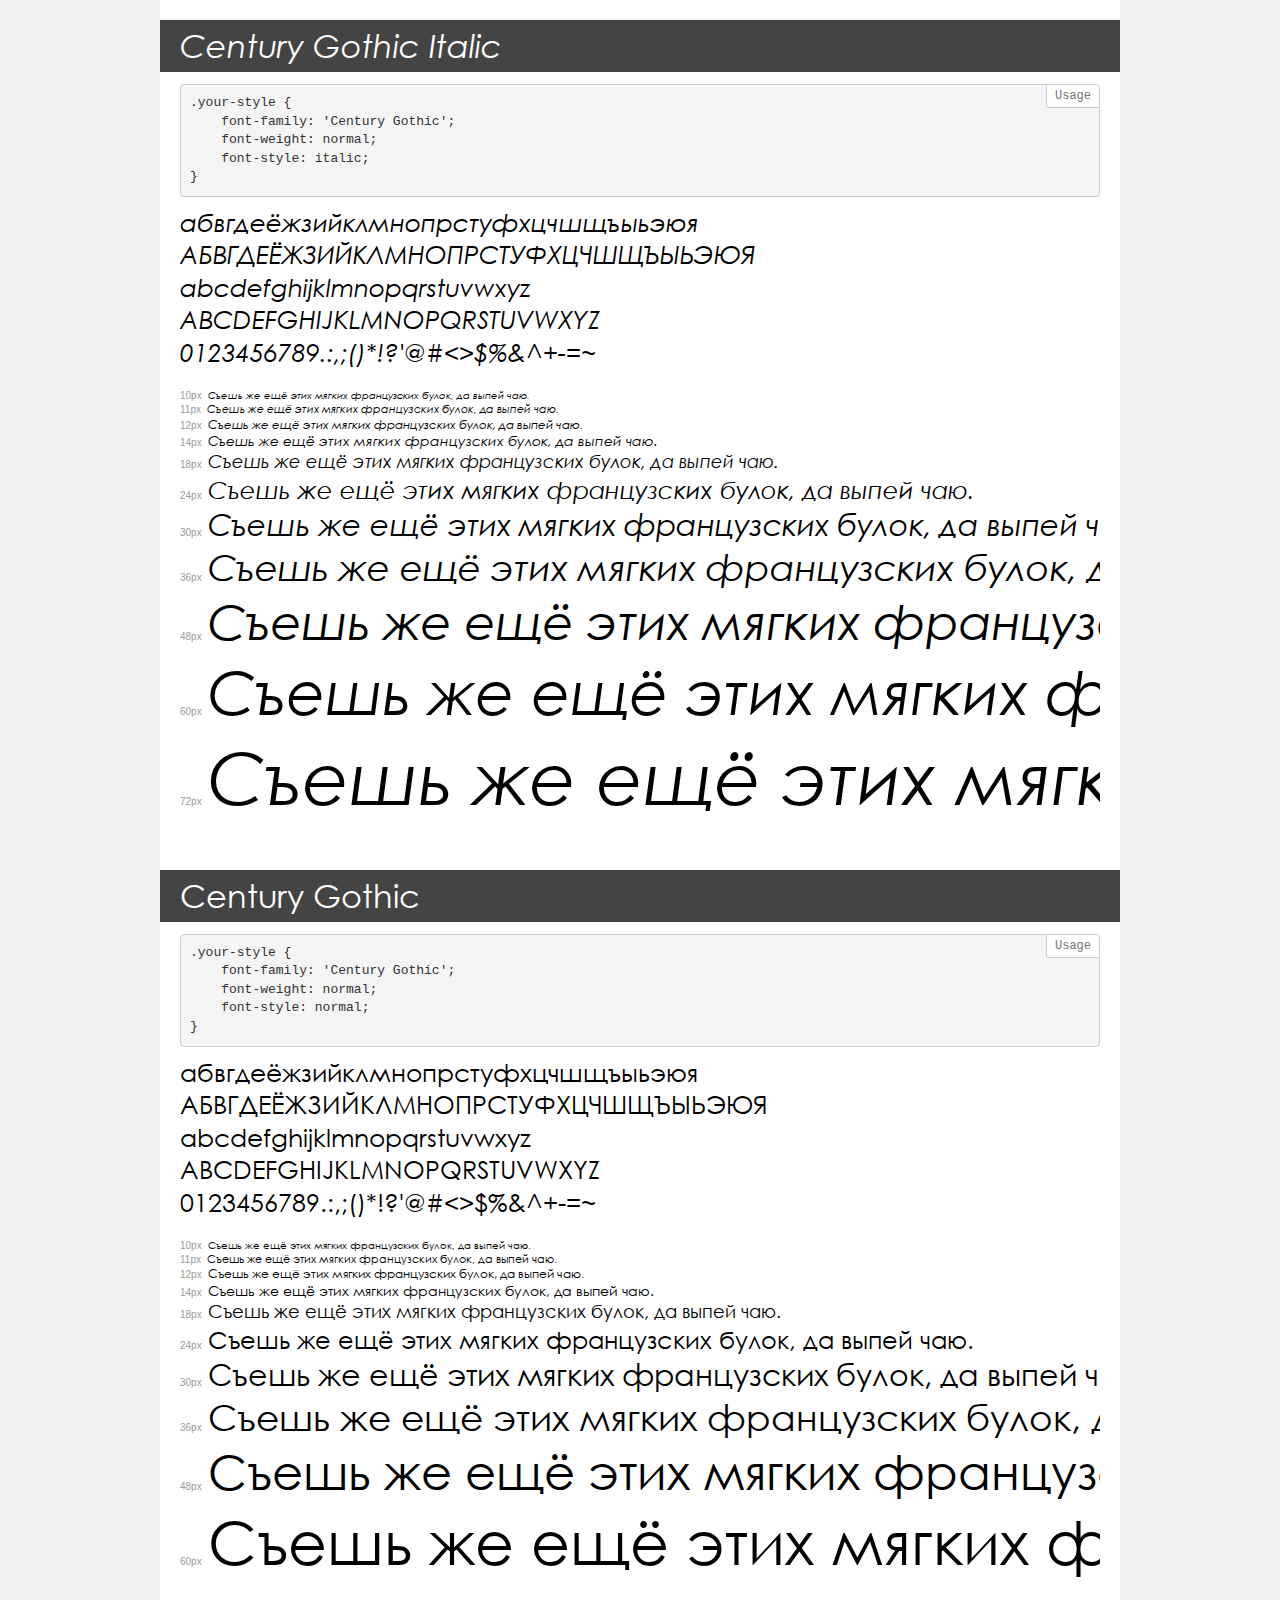
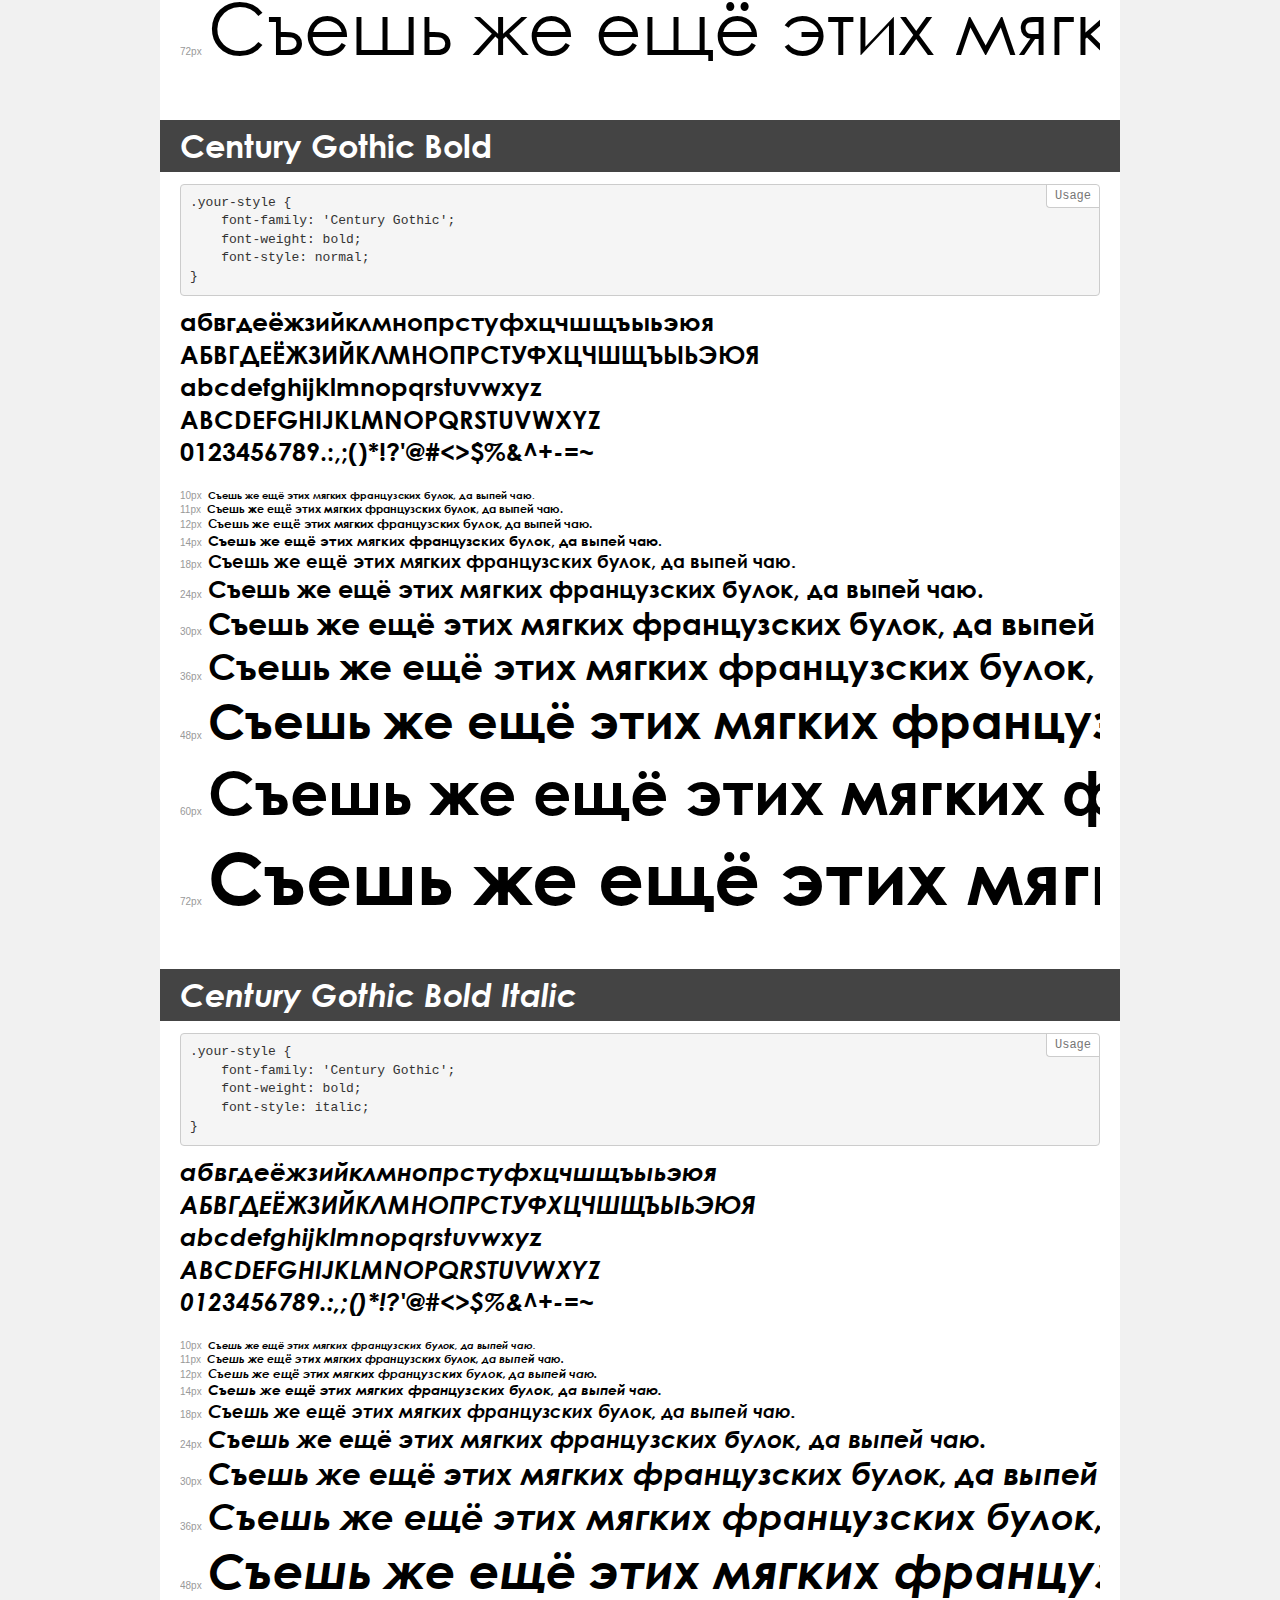
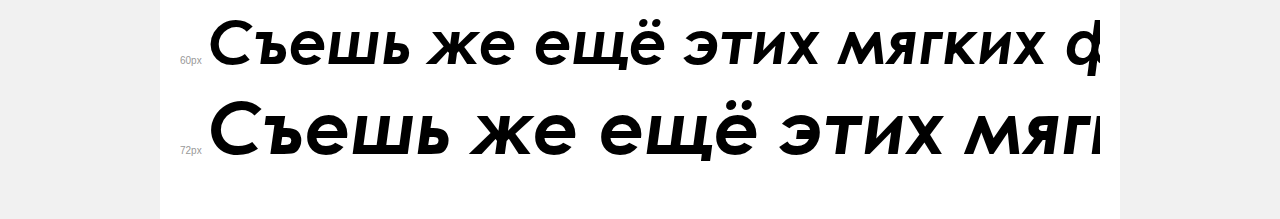
<file: fonts/CenturyGothic/demo.html>
<!DOCTYPE html>
<html>
<head>
	<meta charset="utf-8">
	<meta http-equiv="X-UA-Compatible" content="IE=edge">
	<meta name="viewport" content="width=device-width, initial-scale=1">
	<meta name="robots" content="noindex, noarchive">
	<title>Transfonter demo</title>
	<link href="stylesheet.css" rel="stylesheet">
	<style>
		/*
		http://meyerweb.com/eric/tools/css/reset/
		v2.0 | 20110126
		License: none (public domain)
		*/
		html, body, div, span, applet, object, iframe,
		h1, h2, h3, h4, h5, h6, p, blockquote, pre,
		a, abbr, acronym, address, big, cite, code,
		del, dfn, em, img, ins, kbd, q, s, samp,
		small, strike, strong, sub, sup, tt, var,
		b, u, i, center,
		dl, dt, dd, ol, ul, li,
		fieldset, form, label, legend,
		table, caption, tbody, tfoot, thead, tr, th, td,
		article, aside, canvas, details, embed,
		figure, figcaption, footer, header, hgroup,
		menu, nav, output, ruby, section, summary,
		time, mark, audio, video {
			margin: 0;
			padding: 0;
			border: 0;
			font-size: 100%;
			font: inherit;
			vertical-align: baseline;
		}
		/* HTML5 display-role reset for older browsers */
		article, aside, details, figcaption, figure,
		footer, header, hgroup, menu, nav, section {
			display: block;
		}
		body {
			line-height: 1;
		}
		ol, ul {
			list-style: none;
		}
		blockquote, q {
			quotes: none;
		}
		blockquote:before, blockquote:after,
		q:before, q:after {
			content: '';
			content: none;
		}
		table {
			border-collapse: collapse;
			border-spacing: 0;
		}
		/* common styles */
		body {
			background: #f1f1f1;
			color: #000;
		}
		.page {
			background: #fff;
			width: 920px;
			margin: 0 auto;
			padding: 20px 20px 0 20px;
			overflow: hidden;
		}
		.font-container {
			overflow-x: auto;
			overflow-y: hidden;
			margin-bottom: 40px;
			line-height: 1.3;
			white-space: nowrap;
			padding-bottom: 5px;
		}
		h1 {
			position: relative;
			background: #444;
			font-size: 32px;
			color: #fff;
			padding: 10px 20px;
			margin: 0 -20px 12px -20px;
		}
		.letters {
			font-size: 25px;
			margin-bottom: 20px;
		}
		.s10:before {
			content: '10px';
		}
		.s11:before {
			content: '11px';
		}
		.s12:before {
			content: '12px';
		}
		.s14:before {
			content: '14px';
		}
		.s18:before {
			content: '18px';
		}
		.s24:before {
			content: '24px';
		}
		.s30:before {
			content: '30px';
		}
		.s36:before {
			content: '36px';
		}
		.s48:before {
			content: '48px';
		}
		.s60:before {
			content: '60px';
		}
		.s72:before {
			content: '72px';
		}
		.s10:before, .s11:before, .s12:before, .s14:before,
		.s18:before, .s24:before, .s30:before, .s36:before,
		.s48:before, .s60:before, .s72:before {
			font-family: Arial, sans-serif;
			font-size: 10px;
			font-weight: normal;
			font-style: normal;
			color: #999;
			padding-right: 6px;
		}
		pre {
			display: block;
			position: relative;
			padding: 9px;
			margin: 0 0 10px;
			font-family: Monaco, Menlo, Consolas, "Courier New", monospace !important;
			font-size: 13px;
			line-height: 1.428571429;
			color: #333;
			font-weight: normal !important;
			font-style: normal !important;
			background-color: #f5f5f5;
			border: 1px solid #ccc;
			overflow-x: auto;
			border-radius: 4px;
		}
		pre:after {
			display: block;
			position: absolute;
			right: 0;
			top: 0;
			content: 'Usage';
			line-height: 1;
			padding: 5px 8px;
			font-size: 12px;
			color: #767676;
			background-color: #fff;
			border: 1px solid #ccc;
			border-right: none;
			border-top: none;
			border-radius: 0 4px 0 4px;
			z-index: 10;
		}
		/* responsive */
		@media (max-width: 959px) {
			.page {
				width: auto;
				margin: 0;
			}
		}
	</style>
</head>
<body>
<div class="page">
	<div class="demo" style="font-family: 'Century Gothic'; font-weight: normal; font-style: italic;">
		<h1>Century Gothic Italic</h1>
		<pre>.your-style {
    font-family: 'Century Gothic';
    font-weight: normal;
    font-style: italic;
}</pre>
		<div class="font-container">
			<p class="letters">
				абвгдеёжзийклмнопрстуфхцчшщъыьэюя <br />
				АБВГДЕЁЖЗИЙКЛМНОПРСТУФХЦЧШЩЪЫЬЭЮЯ <br />
				abcdefghijklmnopqrstuvwxyz <br />
				ABCDEFGHIJKLMNOPQRSTUVWXYZ <br />				0123456789.:,;()*!?'@#<>$%&^+-=~
			</p>
			<p class="s10" style="font-size: 10px;">Съешь же ещё этих мягких французских булок, да выпей чаю.</p>
			<p class="s11" style="font-size: 11px;">Съешь же ещё этих мягких французских булок, да выпей чаю.</p>
			<p class="s12" style="font-size: 12px;">Съешь же ещё этих мягких французских булок, да выпей чаю.</p>
			<p class="s14" style="font-size: 14px;">Съешь же ещё этих мягких французских булок, да выпей чаю.</p>
			<p class="s18" style="font-size: 18px;">Съешь же ещё этих мягких французских булок, да выпей чаю.</p>
			<p class="s24" style="font-size: 24px;">Съешь же ещё этих мягких французских булок, да выпей чаю.</p>
			<p class="s30" style="font-size: 30px;">Съешь же ещё этих мягких французских булок, да выпей чаю.</p>
			<p class="s36" style="font-size: 36px;">Съешь же ещё этих мягких французских булок, да выпей чаю.</p>
			<p class="s48" style="font-size: 48px;">Съешь же ещё этих мягких французских булок, да выпей чаю.</p>
			<p class="s60" style="font-size: 60px;">Съешь же ещё этих мягких французских булок, да выпей чаю.</p>
			<p class="s72" style="font-size: 72px;">Съешь же ещё этих мягких французских булок, да выпей чаю.</p>
		</div>
	</div>
	<div class="demo" style="font-family: 'Century Gothic'; font-weight: normal; font-style: normal;">
		<h1>Century Gothic</h1>
		<pre>.your-style {
    font-family: 'Century Gothic';
    font-weight: normal;
    font-style: normal;
}</pre>
		<div class="font-container">
			<p class="letters">
				абвгдеёжзийклмнопрстуфхцчшщъыьэюя <br />
				АБВГДЕЁЖЗИЙКЛМНОПРСТУФХЦЧШЩЪЫЬЭЮЯ <br />
				abcdefghijklmnopqrstuvwxyz <br />
				ABCDEFGHIJKLMNOPQRSTUVWXYZ <br />				0123456789.:,;()*!?'@#<>$%&^+-=~
			</p>
			<p class="s10" style="font-size: 10px;">Съешь же ещё этих мягких французских булок, да выпей чаю.</p>
			<p class="s11" style="font-size: 11px;">Съешь же ещё этих мягких французских булок, да выпей чаю.</p>
			<p class="s12" style="font-size: 12px;">Съешь же ещё этих мягких французских булок, да выпей чаю.</p>
			<p class="s14" style="font-size: 14px;">Съешь же ещё этих мягких французских булок, да выпей чаю.</p>
			<p class="s18" style="font-size: 18px;">Съешь же ещё этих мягких французских булок, да выпей чаю.</p>
			<p class="s24" style="font-size: 24px;">Съешь же ещё этих мягких французских булок, да выпей чаю.</p>
			<p class="s30" style="font-size: 30px;">Съешь же ещё этих мягких французских булок, да выпей чаю.</p>
			<p class="s36" style="font-size: 36px;">Съешь же ещё этих мягких французских булок, да выпей чаю.</p>
			<p class="s48" style="font-size: 48px;">Съешь же ещё этих мягких французских булок, да выпей чаю.</p>
			<p class="s60" style="font-size: 60px;">Съешь же ещё этих мягких французских булок, да выпей чаю.</p>
			<p class="s72" style="font-size: 72px;">Съешь же ещё этих мягких французских булок, да выпей чаю.</p>
		</div>
	</div>
	<div class="demo" style="font-family: 'Century Gothic'; font-weight: bold; font-style: normal;">
		<h1>Century Gothic Bold</h1>
		<pre>.your-style {
    font-family: 'Century Gothic';
    font-weight: bold;
    font-style: normal;
}</pre>
		<div class="font-container">
			<p class="letters">
				абвгдеёжзийклмнопрстуфхцчшщъыьэюя <br />
				АБВГДЕЁЖЗИЙКЛМНОПРСТУФХЦЧШЩЪЫЬЭЮЯ <br />
				abcdefghijklmnopqrstuvwxyz <br />
				ABCDEFGHIJKLMNOPQRSTUVWXYZ <br />				0123456789.:,;()*!?'@#<>$%&^+-=~
			</p>
			<p class="s10" style="font-size: 10px;">Съешь же ещё этих мягких французских булок, да выпей чаю.</p>
			<p class="s11" style="font-size: 11px;">Съешь же ещё этих мягких французских булок, да выпей чаю.</p>
			<p class="s12" style="font-size: 12px;">Съешь же ещё этих мягких французских булок, да выпей чаю.</p>
			<p class="s14" style="font-size: 14px;">Съешь же ещё этих мягких французских булок, да выпей чаю.</p>
			<p class="s18" style="font-size: 18px;">Съешь же ещё этих мягких французских булок, да выпей чаю.</p>
			<p class="s24" style="font-size: 24px;">Съешь же ещё этих мягких французских булок, да выпей чаю.</p>
			<p class="s30" style="font-size: 30px;">Съешь же ещё этих мягких французских булок, да выпей чаю.</p>
			<p class="s36" style="font-size: 36px;">Съешь же ещё этих мягких французских булок, да выпей чаю.</p>
			<p class="s48" style="font-size: 48px;">Съешь же ещё этих мягких французских булок, да выпей чаю.</p>
			<p class="s60" style="font-size: 60px;">Съешь же ещё этих мягких французских булок, да выпей чаю.</p>
			<p class="s72" style="font-size: 72px;">Съешь же ещё этих мягких французских булок, да выпей чаю.</p>
		</div>
	</div>
	<div class="demo" style="font-family: 'Century Gothic'; font-weight: bold; font-style: italic;">
		<h1>Century Gothic Bold Italic</h1>
		<pre>.your-style {
    font-family: 'Century Gothic';
    font-weight: bold;
    font-style: italic;
}</pre>
		<div class="font-container">
			<p class="letters">
				абвгдеёжзийклмнопрстуфхцчшщъыьэюя <br />
				АБВГДЕЁЖЗИЙКЛМНОПРСТУФХЦЧШЩЪЫЬЭЮЯ <br />
				abcdefghijklmnopqrstuvwxyz <br />
				ABCDEFGHIJKLMNOPQRSTUVWXYZ <br />				0123456789.:,;()*!?'@#<>$%&^+-=~
			</p>
			<p class="s10" style="font-size: 10px;">Съешь же ещё этих мягких французских булок, да выпей чаю.</p>
			<p class="s11" style="font-size: 11px;">Съешь же ещё этих мягких французских булок, да выпей чаю.</p>
			<p class="s12" style="font-size: 12px;">Съешь же ещё этих мягких французских булок, да выпей чаю.</p>
			<p class="s14" style="font-size: 14px;">Съешь же ещё этих мягких французских булок, да выпей чаю.</p>
			<p class="s18" style="font-size: 18px;">Съешь же ещё этих мягких французских булок, да выпей чаю.</p>
			<p class="s24" style="font-size: 24px;">Съешь же ещё этих мягких французских булок, да выпей чаю.</p>
			<p class="s30" style="font-size: 30px;">Съешь же ещё этих мягких французских булок, да выпей чаю.</p>
			<p class="s36" style="font-size: 36px;">Съешь же ещё этих мягких французских булок, да выпей чаю.</p>
			<p class="s48" style="font-size: 48px;">Съешь же ещё этих мягких французских булок, да выпей чаю.</p>
			<p class="s60" style="font-size: 60px;">Съешь же ещё этих мягких французских булок, да выпей чаю.</p>
			<p class="s72" style="font-size: 72px;">Съешь же ещё этих мягких французских булок, да выпей чаю.</p>
		</div>
	</div>
</div>
</body>
</html>
</file>
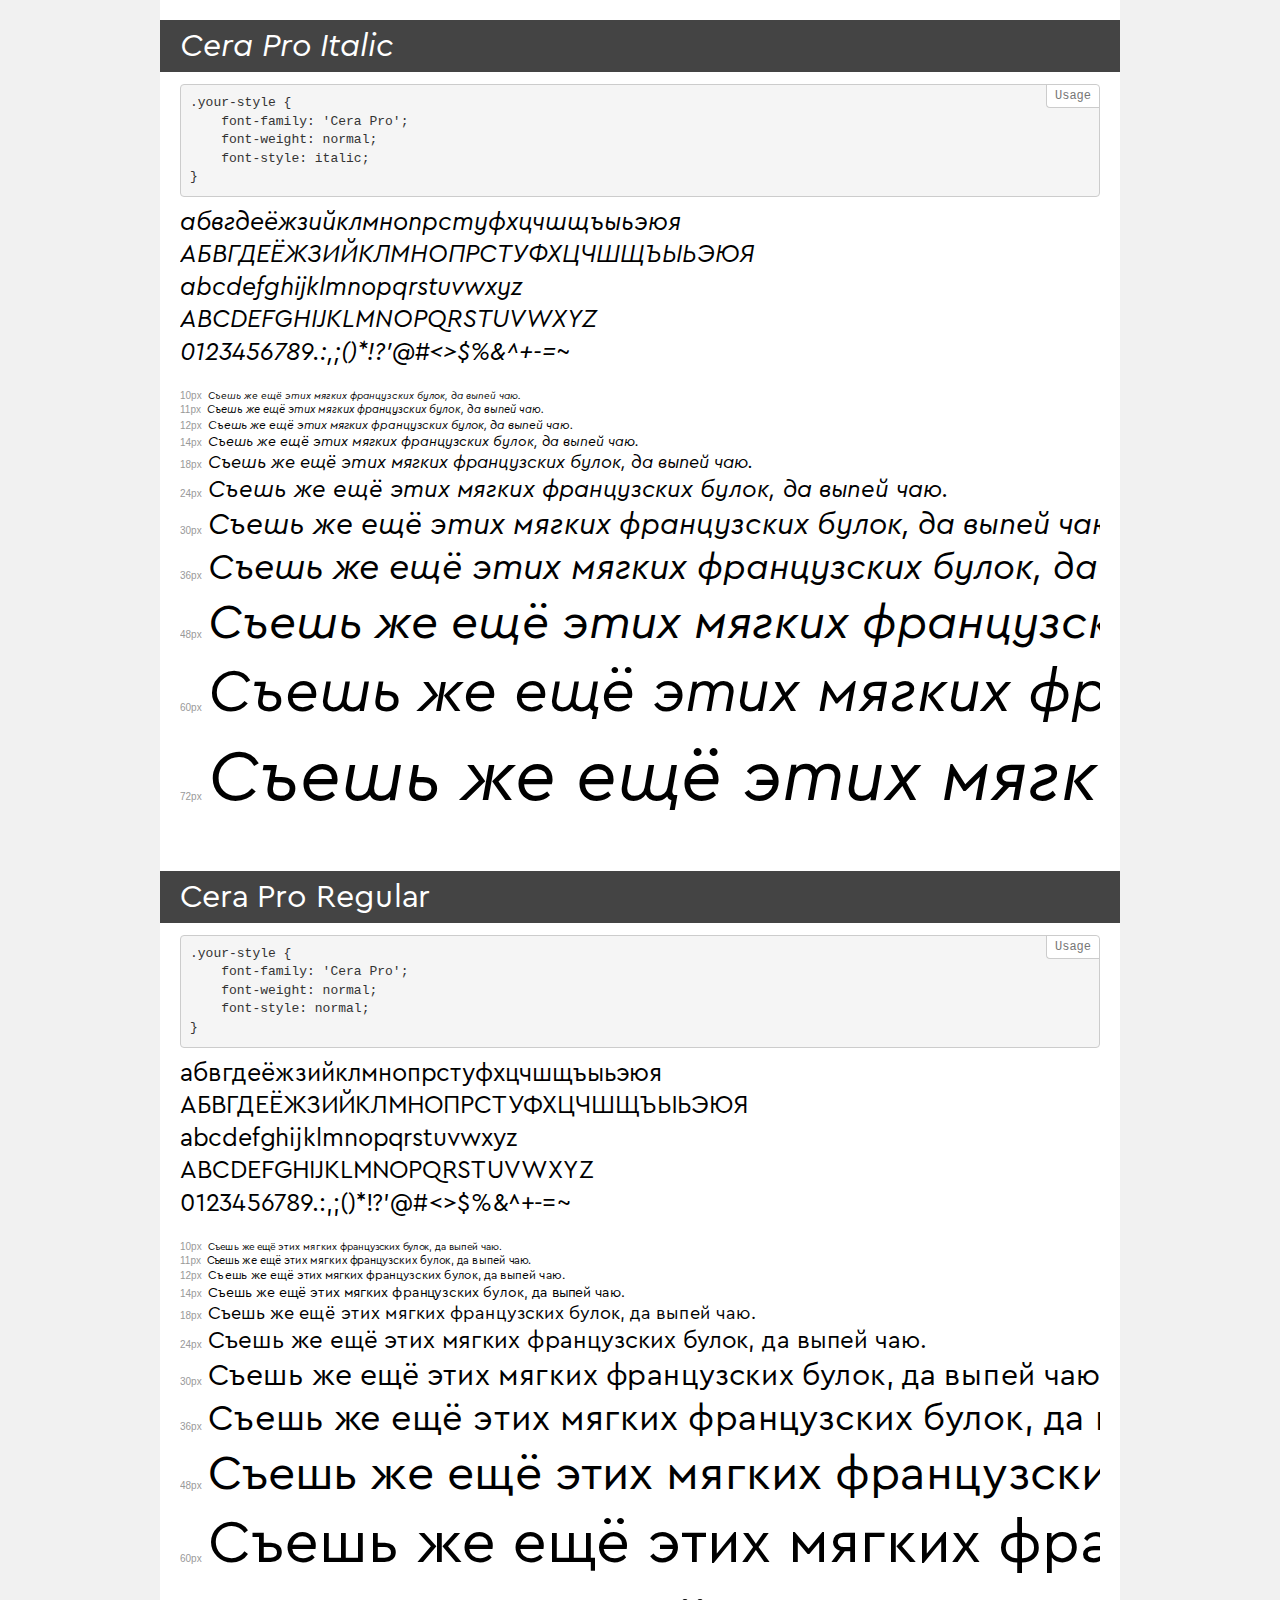
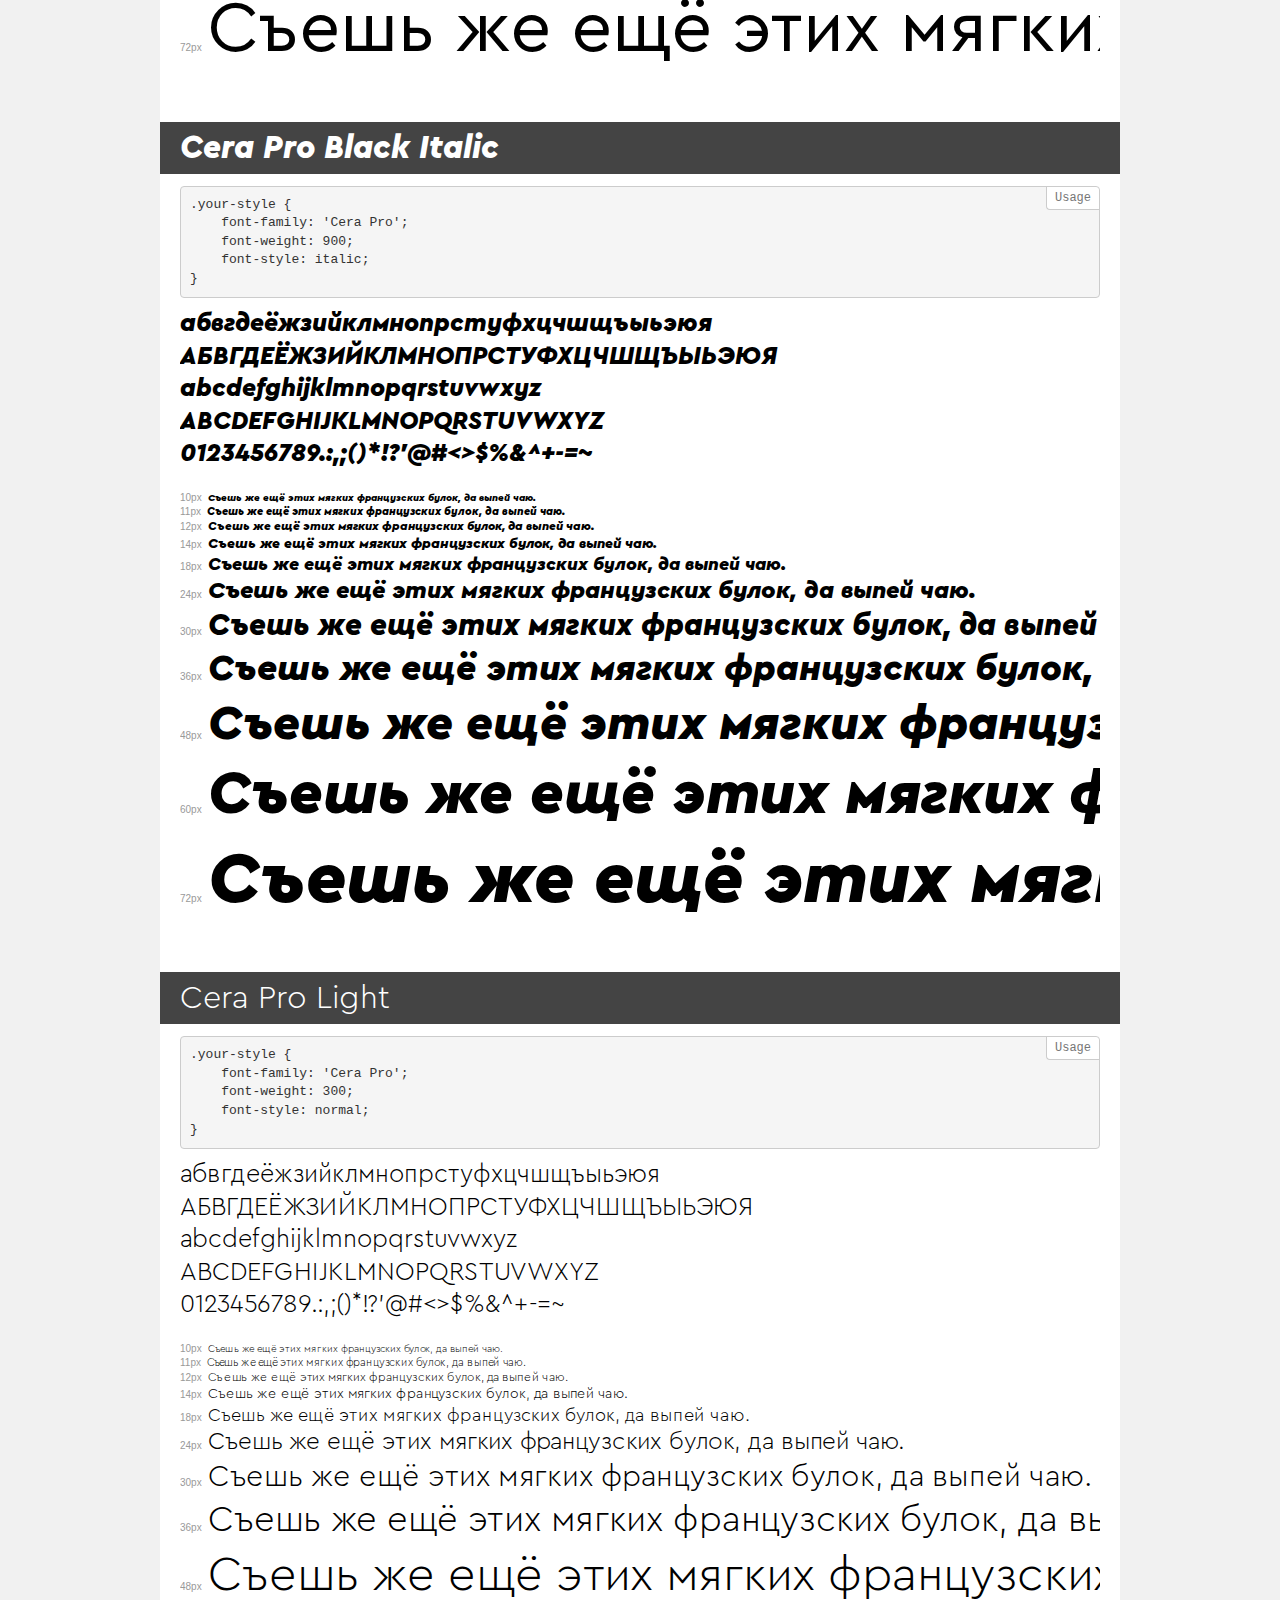
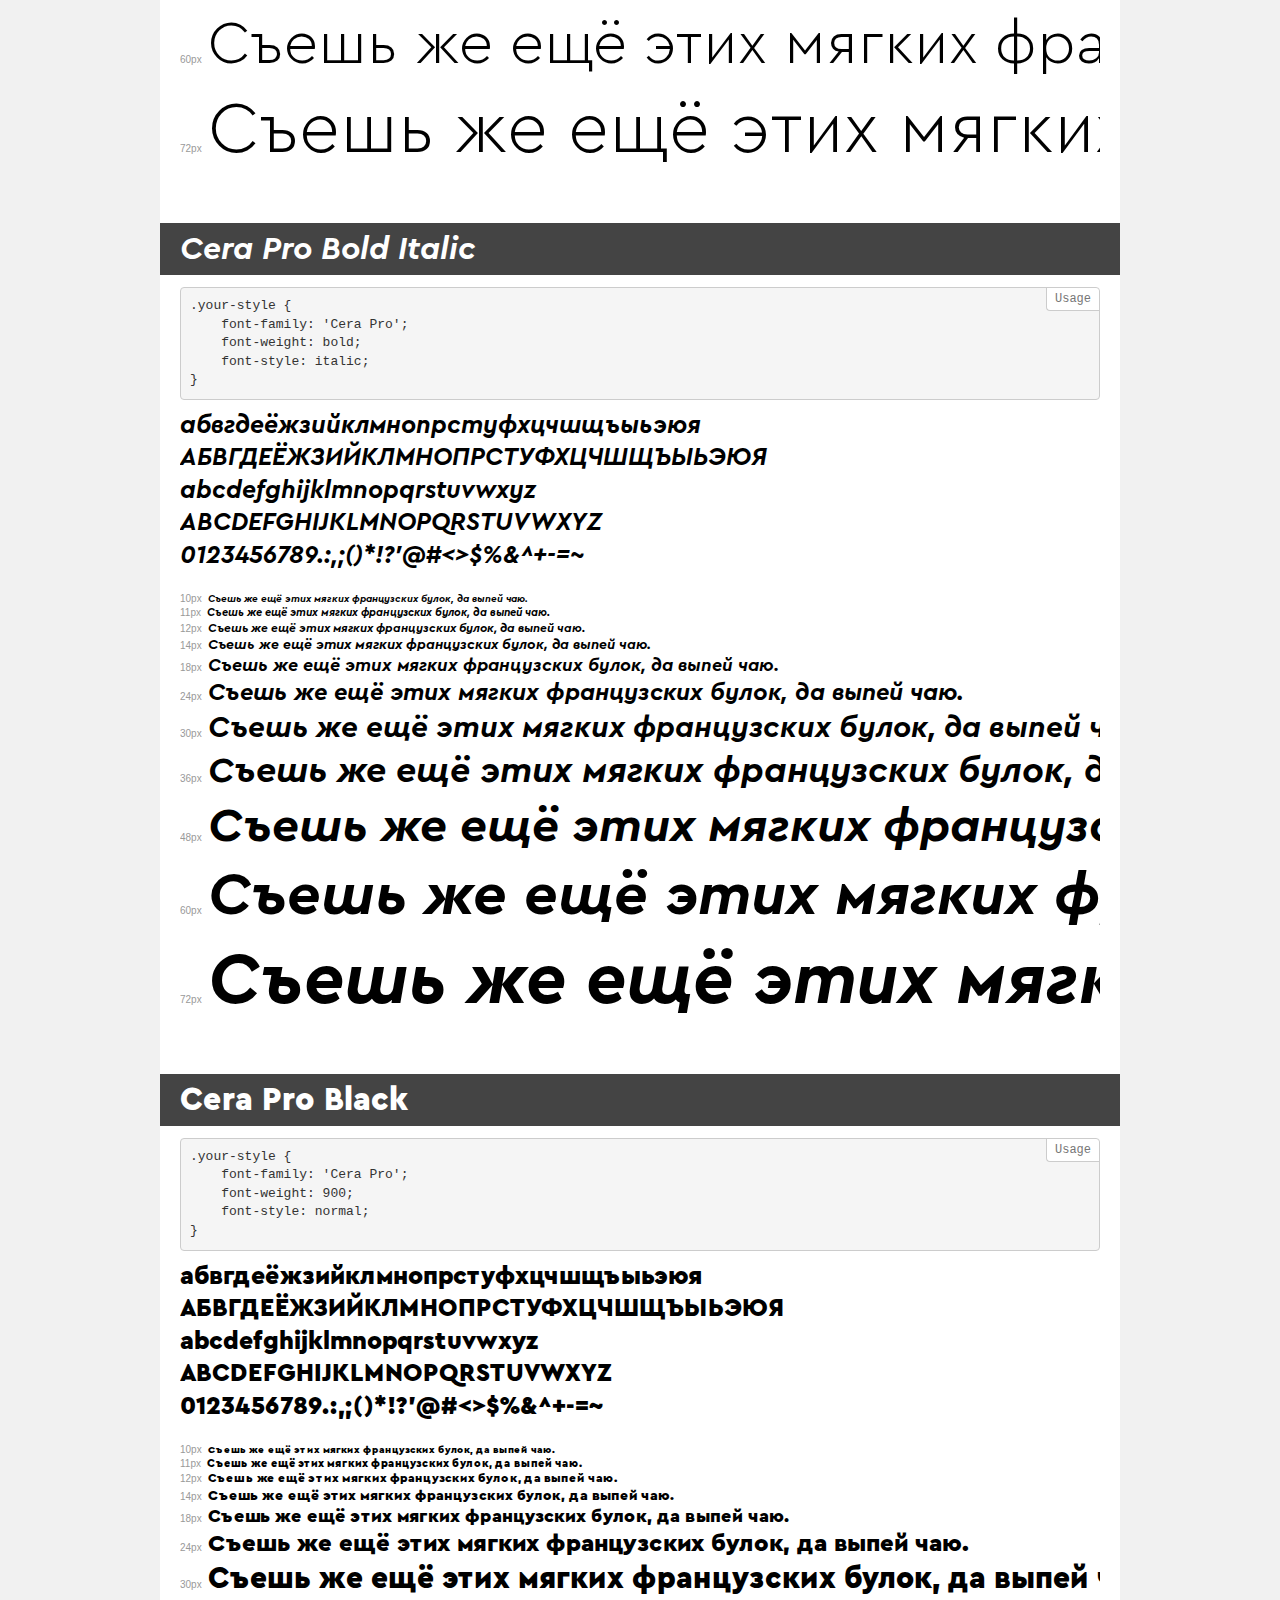
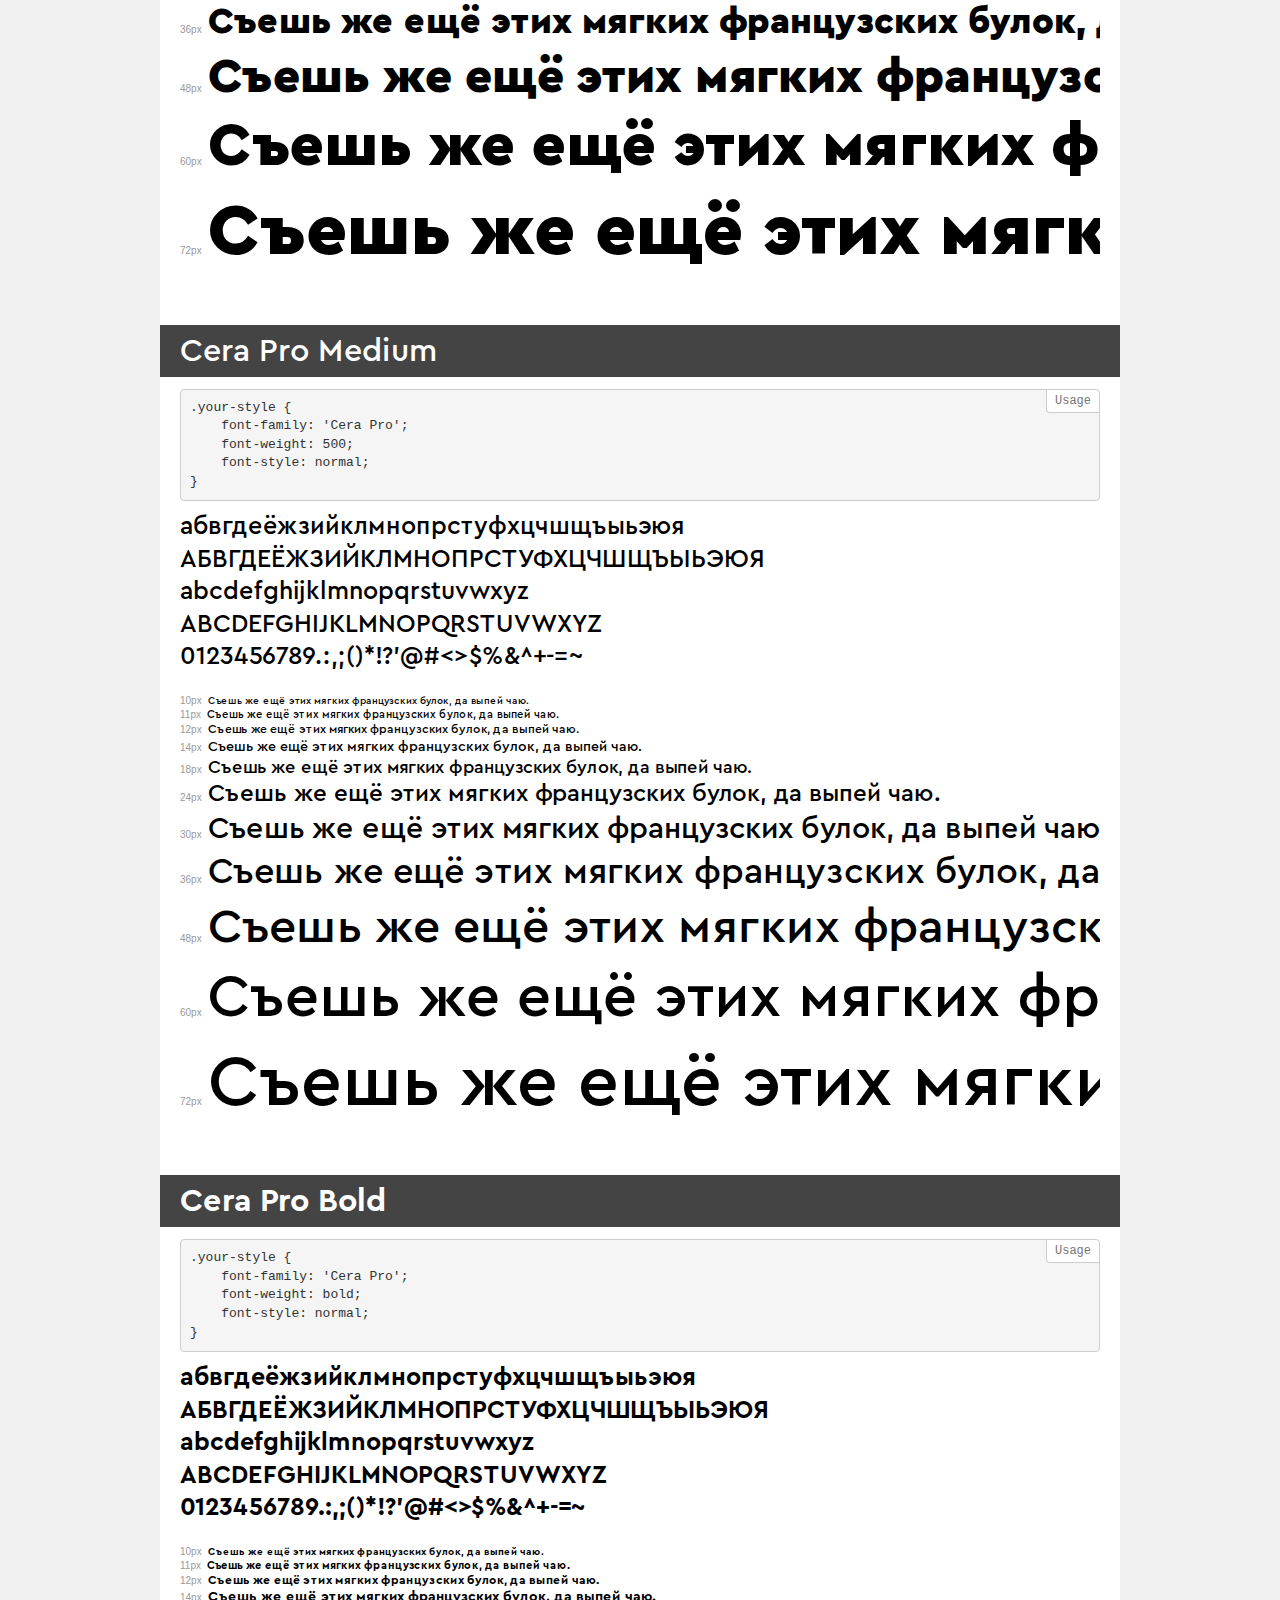
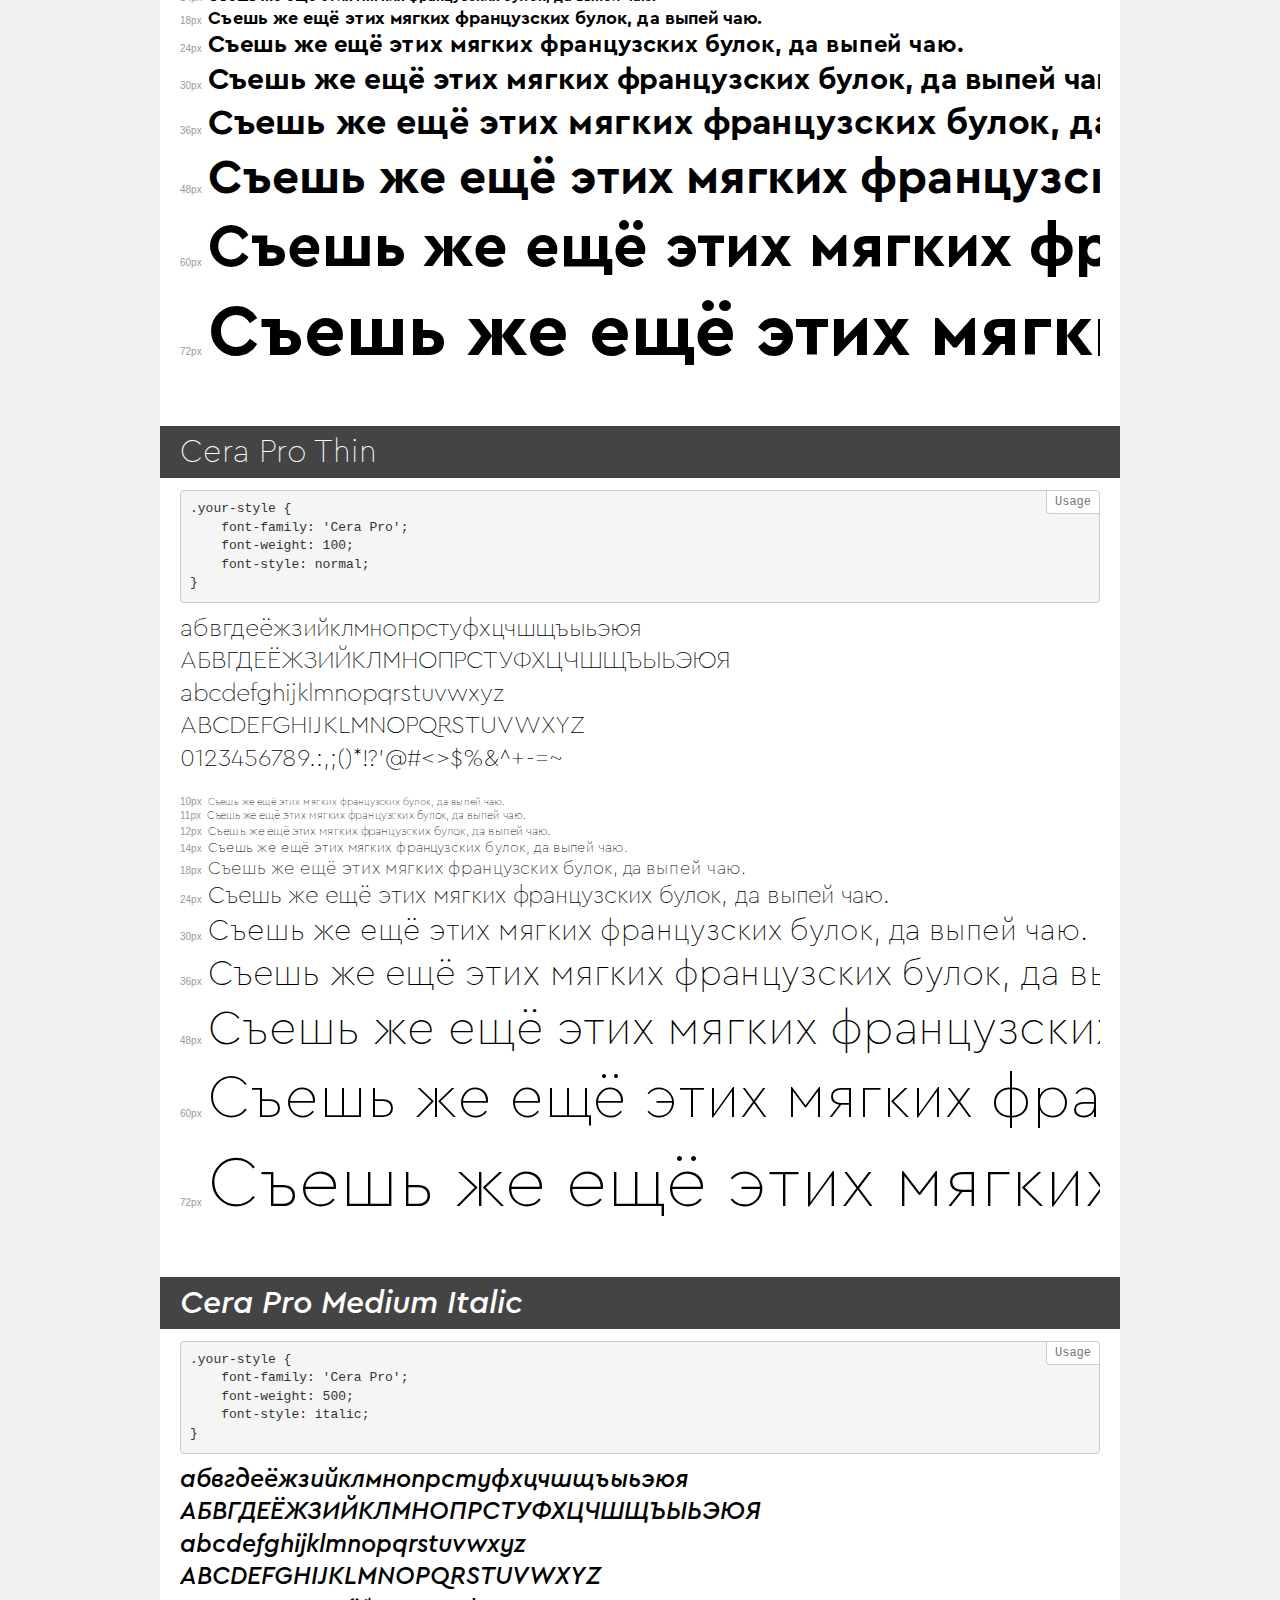
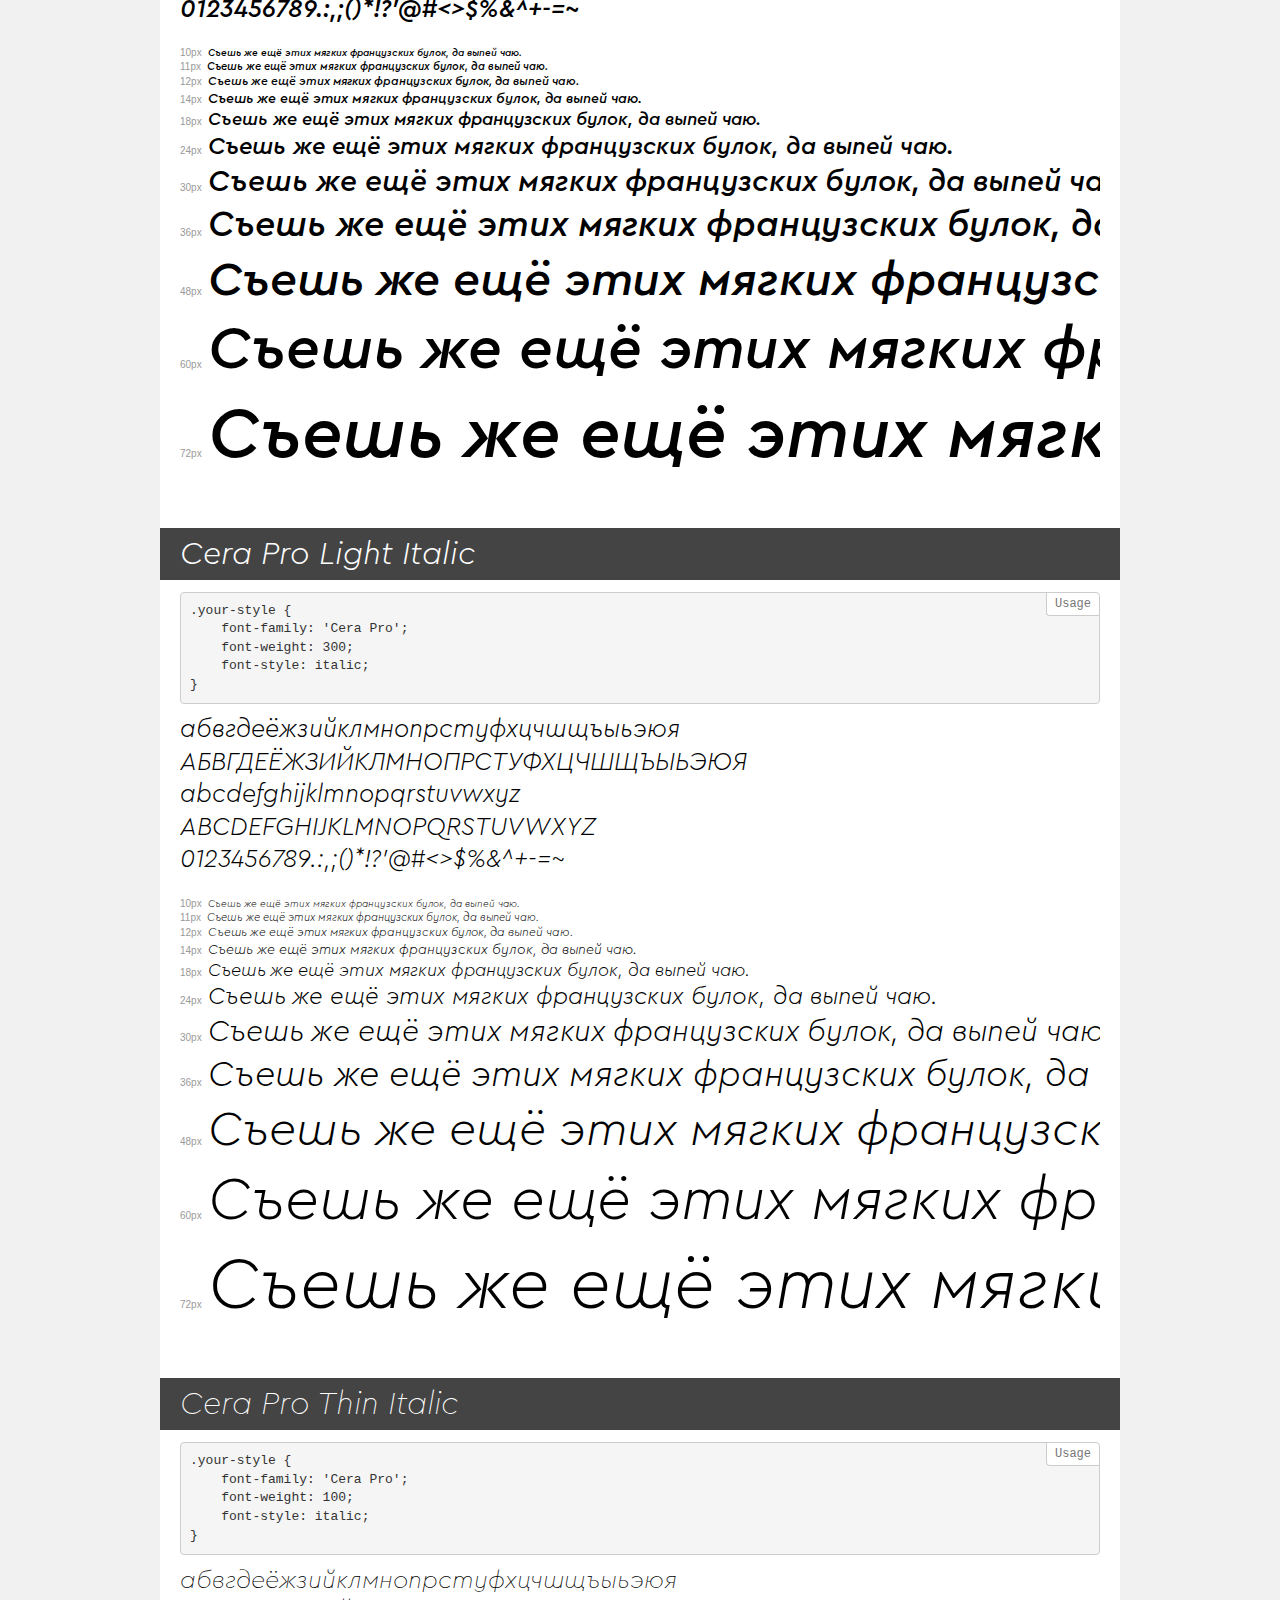
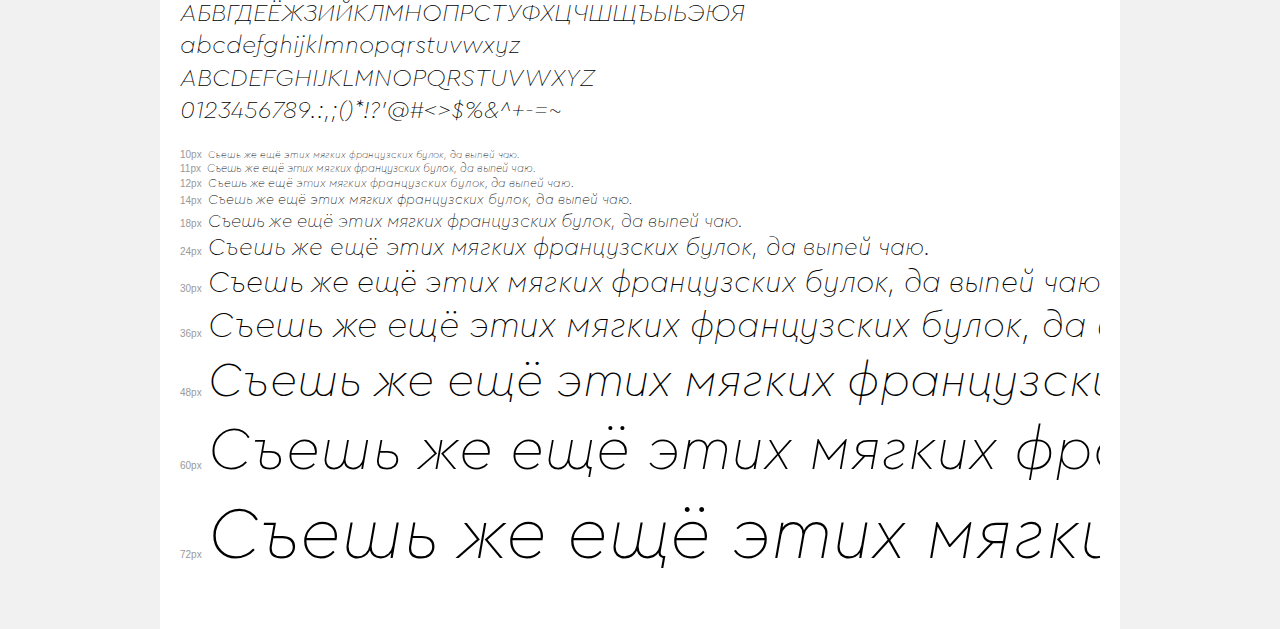
<file: fonts/CeraPro/demo.html>
<!DOCTYPE html>
<html>
<head>
    <meta charset="utf-8">
    <meta http-equiv="X-UA-Compatible" content="IE=edge">
    <meta name="viewport" content="width=device-width, initial-scale=1">
    <meta name="robots" content="noindex, noarchive">
    <meta name="format-detection" content="telephone=no">
    <title>Transfonter demo</title>
    <link href="stylesheet.css" rel="stylesheet">
    <style>
        /*
        http://meyerweb.com/eric/tools/css/reset/
        v2.0 | 20110126
        License: none (public domain)
        */
        html, body, div, span, applet, object, iframe,
        h1, h2, h3, h4, h5, h6, p, blockquote, pre,
        a, abbr, acronym, address, big, cite, code,
        del, dfn, em, img, ins, kbd, q, s, samp,
        small, strike, strong, sub, sup, tt, var,
        b, u, i, center,
        dl, dt, dd, ol, ul, li,
        fieldset, form, label, legend,
        table, caption, tbody, tfoot, thead, tr, th, td,
        article, aside, canvas, details, embed,
        figure, figcaption, footer, header, hgroup,
        menu, nav, output, ruby, section, summary,
        time, mark, audio, video {
            margin: 0;
            padding: 0;
            border: 0;
            font-size: 100%;
            font: inherit;
            vertical-align: baseline;
        }
        /* HTML5 display-role reset for older browsers */
        article, aside, details, figcaption, figure,
        footer, header, hgroup, menu, nav, section {
            display: block;
        }
        body {
            line-height: 1;
        }
        ol, ul {
            list-style: none;
        }
        blockquote, q {
            quotes: none;
        }
        blockquote:before, blockquote:after,
        q:before, q:after {
            content: '';
            content: none;
        }
        table {
            border-collapse: collapse;
            border-spacing: 0;
        }
        /* common styles */
        body {
            background: #f1f1f1;
            color: #000;
        }
        .page {
            background: #fff;
            width: 920px;
            margin: 0 auto;
            padding: 20px 20px 0 20px;
            overflow: hidden;
        }
        .font-container {
            overflow-x: auto;
            overflow-y: hidden;
            margin-bottom: 40px;
            line-height: 1.3;
            white-space: nowrap;
            padding-bottom: 5px;
        }
        h1 {
            position: relative;
            background: #444;
            font-size: 32px;
            color: #fff;
            padding: 10px 20px;
            margin: 0 -20px 12px -20px;
        }
        .letters {
            font-size: 25px;
            margin-bottom: 20px;
        }
        .s10:before {
            content: '10px';
        }
        .s11:before {
            content: '11px';
        }
        .s12:before {
            content: '12px';
        }
        .s14:before {
            content: '14px';
        }
        .s18:before {
            content: '18px';
        }
        .s24:before {
            content: '24px';
        }
        .s30:before {
            content: '30px';
        }
        .s36:before {
            content: '36px';
        }
        .s48:before {
            content: '48px';
        }
        .s60:before {
            content: '60px';
        }
        .s72:before {
            content: '72px';
        }
        .s10:before, .s11:before, .s12:before, .s14:before,
        .s18:before, .s24:before, .s30:before, .s36:before,
        .s48:before, .s60:before, .s72:before {
            font-family: Arial, sans-serif;
            font-size: 10px;
            font-weight: normal;
            font-style: normal;
            color: #999;
            padding-right: 6px;
        }
        pre {
            display: block;
            position: relative;
            padding: 9px;
            margin: 0 0 10px;
            font-family: Monaco, Menlo, Consolas, "Courier New", monospace !important;
            font-size: 13px;
            line-height: 1.428571429;
            color: #333;
            font-weight: normal !important;
            font-style: normal !important;
            background-color: #f5f5f5;
            border: 1px solid #ccc;
            overflow-x: auto;
            border-radius: 4px;
        }
        pre:after {
            display: block;
            position: absolute;
            right: 0;
            top: 0;
            content: 'Usage';
            line-height: 1;
            padding: 5px 8px;
            font-size: 12px;
            color: #767676;
            background-color: #fff;
            border: 1px solid #ccc;
            border-right: none;
            border-top: none;
            border-radius: 0 4px 0 4px;
            z-index: 10;
        }
        /* responsive */
        @media (max-width: 959px) {
            .page {
                width: auto;
                margin: 0;
            }
        }
    </style>
</head>
<body>
<div class="page">
    <div class="demo" style="font-family: 'Cera Pro'; font-weight: normal; font-style: italic;">
        <h1>Cera Pro Italic</h1>
        <pre>.your-style {
    font-family: 'Cera Pro';
    font-weight: normal;
    font-style: italic;
}</pre>
        <div class="font-container">
            <p class="letters">
                абвгдеёжзийклмнопрстуфхцчшщъыьэюя<br>
АБВГДЕЁЖЗИЙКЛМНОПРСТУФХЦЧШЩЪЫЬЭЮЯ<br>
abcdefghijklmnopqrstuvwxyz<br>
ABCDEFGHIJKLMNOPQRSTUVWXYZ<br>
                0123456789.:,;()*!?'@#<>$%&^+-=~
            </p>
            <p class="s10" style="font-size: 10px;">Съешь же ещё этих мягких французских булок, да выпей чаю.</p>
            <p class="s11" style="font-size: 11px;">Съешь же ещё этих мягких французских булок, да выпей чаю.</p>
            <p class="s12" style="font-size: 12px;">Съешь же ещё этих мягких французских булок, да выпей чаю.</p>
            <p class="s14" style="font-size: 14px;">Съешь же ещё этих мягких французских булок, да выпей чаю.</p>
            <p class="s18" style="font-size: 18px;">Съешь же ещё этих мягких французских булок, да выпей чаю.</p>
            <p class="s24" style="font-size: 24px;">Съешь же ещё этих мягких французских булок, да выпей чаю.</p>
            <p class="s30" style="font-size: 30px;">Съешь же ещё этих мягких французских булок, да выпей чаю.</p>
            <p class="s36" style="font-size: 36px;">Съешь же ещё этих мягких французских булок, да выпей чаю.</p>
            <p class="s48" style="font-size: 48px;">Съешь же ещё этих мягких французских булок, да выпей чаю.</p>
            <p class="s60" style="font-size: 60px;">Съешь же ещё этих мягких французских булок, да выпей чаю.</p>
            <p class="s72" style="font-size: 72px;">Съешь же ещё этих мягких французских булок, да выпей чаю.</p>
        </div>
    </div>
    <div class="demo" style="font-family: 'Cera Pro'; font-weight: normal; font-style: normal;">
        <h1>Cera Pro Regular</h1>
        <pre>.your-style {
    font-family: 'Cera Pro';
    font-weight: normal;
    font-style: normal;
}</pre>
        <div class="font-container">
            <p class="letters">
                абвгдеёжзийклмнопрстуфхцчшщъыьэюя<br>
АБВГДЕЁЖЗИЙКЛМНОПРСТУФХЦЧШЩЪЫЬЭЮЯ<br>
abcdefghijklmnopqrstuvwxyz<br>
ABCDEFGHIJKLMNOPQRSTUVWXYZ<br>
                0123456789.:,;()*!?'@#<>$%&^+-=~
            </p>
            <p class="s10" style="font-size: 10px;">Съешь же ещё этих мягких французских булок, да выпей чаю.</p>
            <p class="s11" style="font-size: 11px;">Съешь же ещё этих мягких французских булок, да выпей чаю.</p>
            <p class="s12" style="font-size: 12px;">Съешь же ещё этих мягких французских булок, да выпей чаю.</p>
            <p class="s14" style="font-size: 14px;">Съешь же ещё этих мягких французских булок, да выпей чаю.</p>
            <p class="s18" style="font-size: 18px;">Съешь же ещё этих мягких французских булок, да выпей чаю.</p>
            <p class="s24" style="font-size: 24px;">Съешь же ещё этих мягких французских булок, да выпей чаю.</p>
            <p class="s30" style="font-size: 30px;">Съешь же ещё этих мягких французских булок, да выпей чаю.</p>
            <p class="s36" style="font-size: 36px;">Съешь же ещё этих мягких французских булок, да выпей чаю.</p>
            <p class="s48" style="font-size: 48px;">Съешь же ещё этих мягких французских булок, да выпей чаю.</p>
            <p class="s60" style="font-size: 60px;">Съешь же ещё этих мягких французских булок, да выпей чаю.</p>
            <p class="s72" style="font-size: 72px;">Съешь же ещё этих мягких французских булок, да выпей чаю.</p>
        </div>
    </div>
    <div class="demo" style="font-family: 'Cera Pro'; font-weight: 900; font-style: italic;">
        <h1>Cera Pro Black Italic</h1>
        <pre>.your-style {
    font-family: 'Cera Pro';
    font-weight: 900;
    font-style: italic;
}</pre>
        <div class="font-container">
            <p class="letters">
                абвгдеёжзийклмнопрстуфхцчшщъыьэюя<br>
АБВГДЕЁЖЗИЙКЛМНОПРСТУФХЦЧШЩЪЫЬЭЮЯ<br>
abcdefghijklmnopqrstuvwxyz<br>
ABCDEFGHIJKLMNOPQRSTUVWXYZ<br>
                0123456789.:,;()*!?'@#<>$%&^+-=~
            </p>
            <p class="s10" style="font-size: 10px;">Съешь же ещё этих мягких французских булок, да выпей чаю.</p>
            <p class="s11" style="font-size: 11px;">Съешь же ещё этих мягких французских булок, да выпей чаю.</p>
            <p class="s12" style="font-size: 12px;">Съешь же ещё этих мягких французских булок, да выпей чаю.</p>
            <p class="s14" style="font-size: 14px;">Съешь же ещё этих мягких французских булок, да выпей чаю.</p>
            <p class="s18" style="font-size: 18px;">Съешь же ещё этих мягких французских булок, да выпей чаю.</p>
            <p class="s24" style="font-size: 24px;">Съешь же ещё этих мягких французских булок, да выпей чаю.</p>
            <p class="s30" style="font-size: 30px;">Съешь же ещё этих мягких французских булок, да выпей чаю.</p>
            <p class="s36" style="font-size: 36px;">Съешь же ещё этих мягких французских булок, да выпей чаю.</p>
            <p class="s48" style="font-size: 48px;">Съешь же ещё этих мягких французских булок, да выпей чаю.</p>
            <p class="s60" style="font-size: 60px;">Съешь же ещё этих мягких французских булок, да выпей чаю.</p>
            <p class="s72" style="font-size: 72px;">Съешь же ещё этих мягких французских булок, да выпей чаю.</p>
        </div>
    </div>
    <div class="demo" style="font-family: 'Cera Pro'; font-weight: 300; font-style: normal;">
        <h1>Cera Pro Light</h1>
        <pre>.your-style {
    font-family: 'Cera Pro';
    font-weight: 300;
    font-style: normal;
}</pre>
        <div class="font-container">
            <p class="letters">
                абвгдеёжзийклмнопрстуфхцчшщъыьэюя<br>
АБВГДЕЁЖЗИЙКЛМНОПРСТУФХЦЧШЩЪЫЬЭЮЯ<br>
abcdefghijklmnopqrstuvwxyz<br>
ABCDEFGHIJKLMNOPQRSTUVWXYZ<br>
                0123456789.:,;()*!?'@#<>$%&^+-=~
            </p>
            <p class="s10" style="font-size: 10px;">Съешь же ещё этих мягких французских булок, да выпей чаю.</p>
            <p class="s11" style="font-size: 11px;">Съешь же ещё этих мягких французских булок, да выпей чаю.</p>
            <p class="s12" style="font-size: 12px;">Съешь же ещё этих мягких французских булок, да выпей чаю.</p>
            <p class="s14" style="font-size: 14px;">Съешь же ещё этих мягких французских булок, да выпей чаю.</p>
            <p class="s18" style="font-size: 18px;">Съешь же ещё этих мягких французских булок, да выпей чаю.</p>
            <p class="s24" style="font-size: 24px;">Съешь же ещё этих мягких французских булок, да выпей чаю.</p>
            <p class="s30" style="font-size: 30px;">Съешь же ещё этих мягких французских булок, да выпей чаю.</p>
            <p class="s36" style="font-size: 36px;">Съешь же ещё этих мягких французских булок, да выпей чаю.</p>
            <p class="s48" style="font-size: 48px;">Съешь же ещё этих мягких французских булок, да выпей чаю.</p>
            <p class="s60" style="font-size: 60px;">Съешь же ещё этих мягких французских булок, да выпей чаю.</p>
            <p class="s72" style="font-size: 72px;">Съешь же ещё этих мягких французских булок, да выпей чаю.</p>
        </div>
    </div>
    <div class="demo" style="font-family: 'Cera Pro'; font-weight: bold; font-style: italic;">
        <h1>Cera Pro Bold Italic</h1>
        <pre>.your-style {
    font-family: 'Cera Pro';
    font-weight: bold;
    font-style: italic;
}</pre>
        <div class="font-container">
            <p class="letters">
                абвгдеёжзийклмнопрстуфхцчшщъыьэюя<br>
АБВГДЕЁЖЗИЙКЛМНОПРСТУФХЦЧШЩЪЫЬЭЮЯ<br>
abcdefghijklmnopqrstuvwxyz<br>
ABCDEFGHIJKLMNOPQRSTUVWXYZ<br>
                0123456789.:,;()*!?'@#<>$%&^+-=~
            </p>
            <p class="s10" style="font-size: 10px;">Съешь же ещё этих мягких французских булок, да выпей чаю.</p>
            <p class="s11" style="font-size: 11px;">Съешь же ещё этих мягких французских булок, да выпей чаю.</p>
            <p class="s12" style="font-size: 12px;">Съешь же ещё этих мягких французских булок, да выпей чаю.</p>
            <p class="s14" style="font-size: 14px;">Съешь же ещё этих мягких французских булок, да выпей чаю.</p>
            <p class="s18" style="font-size: 18px;">Съешь же ещё этих мягких французских булок, да выпей чаю.</p>
            <p class="s24" style="font-size: 24px;">Съешь же ещё этих мягких французских булок, да выпей чаю.</p>
            <p class="s30" style="font-size: 30px;">Съешь же ещё этих мягких французских булок, да выпей чаю.</p>
            <p class="s36" style="font-size: 36px;">Съешь же ещё этих мягких французских булок, да выпей чаю.</p>
            <p class="s48" style="font-size: 48px;">Съешь же ещё этих мягких французских булок, да выпей чаю.</p>
            <p class="s60" style="font-size: 60px;">Съешь же ещё этих мягких французских булок, да выпей чаю.</p>
            <p class="s72" style="font-size: 72px;">Съешь же ещё этих мягких французских булок, да выпей чаю.</p>
        </div>
    </div>
    <div class="demo" style="font-family: 'Cera Pro'; font-weight: 900; font-style: normal;">
        <h1>Cera Pro Black</h1>
        <pre>.your-style {
    font-family: 'Cera Pro';
    font-weight: 900;
    font-style: normal;
}</pre>
        <div class="font-container">
            <p class="letters">
                абвгдеёжзийклмнопрстуфхцчшщъыьэюя<br>
АБВГДЕЁЖЗИЙКЛМНОПРСТУФХЦЧШЩЪЫЬЭЮЯ<br>
abcdefghijklmnopqrstuvwxyz<br>
ABCDEFGHIJKLMNOPQRSTUVWXYZ<br>
                0123456789.:,;()*!?'@#<>$%&^+-=~
            </p>
            <p class="s10" style="font-size: 10px;">Съешь же ещё этих мягких французских булок, да выпей чаю.</p>
            <p class="s11" style="font-size: 11px;">Съешь же ещё этих мягких французских булок, да выпей чаю.</p>
            <p class="s12" style="font-size: 12px;">Съешь же ещё этих мягких французских булок, да выпей чаю.</p>
            <p class="s14" style="font-size: 14px;">Съешь же ещё этих мягких французских булок, да выпей чаю.</p>
            <p class="s18" style="font-size: 18px;">Съешь же ещё этих мягких французских булок, да выпей чаю.</p>
            <p class="s24" style="font-size: 24px;">Съешь же ещё этих мягких французских булок, да выпей чаю.</p>
            <p class="s30" style="font-size: 30px;">Съешь же ещё этих мягких французских булок, да выпей чаю.</p>
            <p class="s36" style="font-size: 36px;">Съешь же ещё этих мягких французских булок, да выпей чаю.</p>
            <p class="s48" style="font-size: 48px;">Съешь же ещё этих мягких французских булок, да выпей чаю.</p>
            <p class="s60" style="font-size: 60px;">Съешь же ещё этих мягких французских булок, да выпей чаю.</p>
            <p class="s72" style="font-size: 72px;">Съешь же ещё этих мягких французских булок, да выпей чаю.</p>
        </div>
    </div>
    <div class="demo" style="font-family: 'Cera Pro'; font-weight: 500; font-style: normal;">
        <h1>Cera Pro Medium</h1>
        <pre>.your-style {
    font-family: 'Cera Pro';
    font-weight: 500;
    font-style: normal;
}</pre>
        <div class="font-container">
            <p class="letters">
                абвгдеёжзийклмнопрстуфхцчшщъыьэюя<br>
АБВГДЕЁЖЗИЙКЛМНОПРСТУФХЦЧШЩЪЫЬЭЮЯ<br>
abcdefghijklmnopqrstuvwxyz<br>
ABCDEFGHIJKLMNOPQRSTUVWXYZ<br>
                0123456789.:,;()*!?'@#<>$%&^+-=~
            </p>
            <p class="s10" style="font-size: 10px;">Съешь же ещё этих мягких французских булок, да выпей чаю.</p>
            <p class="s11" style="font-size: 11px;">Съешь же ещё этих мягких французских булок, да выпей чаю.</p>
            <p class="s12" style="font-size: 12px;">Съешь же ещё этих мягких французских булок, да выпей чаю.</p>
            <p class="s14" style="font-size: 14px;">Съешь же ещё этих мягких французских булок, да выпей чаю.</p>
            <p class="s18" style="font-size: 18px;">Съешь же ещё этих мягких французских булок, да выпей чаю.</p>
            <p class="s24" style="font-size: 24px;">Съешь же ещё этих мягких французских булок, да выпей чаю.</p>
            <p class="s30" style="font-size: 30px;">Съешь же ещё этих мягких французских булок, да выпей чаю.</p>
            <p class="s36" style="font-size: 36px;">Съешь же ещё этих мягких французских булок, да выпей чаю.</p>
            <p class="s48" style="font-size: 48px;">Съешь же ещё этих мягких французских булок, да выпей чаю.</p>
            <p class="s60" style="font-size: 60px;">Съешь же ещё этих мягких французских булок, да выпей чаю.</p>
            <p class="s72" style="font-size: 72px;">Съешь же ещё этих мягких французских булок, да выпей чаю.</p>
        </div>
    </div>
    <div class="demo" style="font-family: 'Cera Pro'; font-weight: bold; font-style: normal;">
        <h1>Cera Pro Bold</h1>
        <pre>.your-style {
    font-family: 'Cera Pro';
    font-weight: bold;
    font-style: normal;
}</pre>
        <div class="font-container">
            <p class="letters">
                абвгдеёжзийклмнопрстуфхцчшщъыьэюя<br>
АБВГДЕЁЖЗИЙКЛМНОПРСТУФХЦЧШЩЪЫЬЭЮЯ<br>
abcdefghijklmnopqrstuvwxyz<br>
ABCDEFGHIJKLMNOPQRSTUVWXYZ<br>
                0123456789.:,;()*!?'@#<>$%&^+-=~
            </p>
            <p class="s10" style="font-size: 10px;">Съешь же ещё этих мягких французских булок, да выпей чаю.</p>
            <p class="s11" style="font-size: 11px;">Съешь же ещё этих мягких французских булок, да выпей чаю.</p>
            <p class="s12" style="font-size: 12px;">Съешь же ещё этих мягких французских булок, да выпей чаю.</p>
            <p class="s14" style="font-size: 14px;">Съешь же ещё этих мягких французских булок, да выпей чаю.</p>
            <p class="s18" style="font-size: 18px;">Съешь же ещё этих мягких французских булок, да выпей чаю.</p>
            <p class="s24" style="font-size: 24px;">Съешь же ещё этих мягких французских булок, да выпей чаю.</p>
            <p class="s30" style="font-size: 30px;">Съешь же ещё этих мягких французских булок, да выпей чаю.</p>
            <p class="s36" style="font-size: 36px;">Съешь же ещё этих мягких французских булок, да выпей чаю.</p>
            <p class="s48" style="font-size: 48px;">Съешь же ещё этих мягких французских булок, да выпей чаю.</p>
            <p class="s60" style="font-size: 60px;">Съешь же ещё этих мягких французских булок, да выпей чаю.</p>
            <p class="s72" style="font-size: 72px;">Съешь же ещё этих мягких французских булок, да выпей чаю.</p>
        </div>
    </div>
    <div class="demo" style="font-family: 'Cera Pro'; font-weight: 100; font-style: normal;">
        <h1>Cera Pro Thin</h1>
        <pre>.your-style {
    font-family: 'Cera Pro';
    font-weight: 100;
    font-style: normal;
}</pre>
        <div class="font-container">
            <p class="letters">
                абвгдеёжзийклмнопрстуфхцчшщъыьэюя<br>
АБВГДЕЁЖЗИЙКЛМНОПРСТУФХЦЧШЩЪЫЬЭЮЯ<br>
abcdefghijklmnopqrstuvwxyz<br>
ABCDEFGHIJKLMNOPQRSTUVWXYZ<br>
                0123456789.:,;()*!?'@#<>$%&^+-=~
            </p>
            <p class="s10" style="font-size: 10px;">Съешь же ещё этих мягких французских булок, да выпей чаю.</p>
            <p class="s11" style="font-size: 11px;">Съешь же ещё этих мягких французских булок, да выпей чаю.</p>
            <p class="s12" style="font-size: 12px;">Съешь же ещё этих мягких французских булок, да выпей чаю.</p>
            <p class="s14" style="font-size: 14px;">Съешь же ещё этих мягких французских булок, да выпей чаю.</p>
            <p class="s18" style="font-size: 18px;">Съешь же ещё этих мягких французских булок, да выпей чаю.</p>
            <p class="s24" style="font-size: 24px;">Съешь же ещё этих мягких французских булок, да выпей чаю.</p>
            <p class="s30" style="font-size: 30px;">Съешь же ещё этих мягких французских булок, да выпей чаю.</p>
            <p class="s36" style="font-size: 36px;">Съешь же ещё этих мягких французских булок, да выпей чаю.</p>
            <p class="s48" style="font-size: 48px;">Съешь же ещё этих мягких французских булок, да выпей чаю.</p>
            <p class="s60" style="font-size: 60px;">Съешь же ещё этих мягких французских булок, да выпей чаю.</p>
            <p class="s72" style="font-size: 72px;">Съешь же ещё этих мягких французских булок, да выпей чаю.</p>
        </div>
    </div>
    <div class="demo" style="font-family: 'Cera Pro'; font-weight: 500; font-style: italic;">
        <h1>Cera Pro Medium Italic</h1>
        <pre>.your-style {
    font-family: 'Cera Pro';
    font-weight: 500;
    font-style: italic;
}</pre>
        <div class="font-container">
            <p class="letters">
                абвгдеёжзийклмнопрстуфхцчшщъыьэюя<br>
АБВГДЕЁЖЗИЙКЛМНОПРСТУФХЦЧШЩЪЫЬЭЮЯ<br>
abcdefghijklmnopqrstuvwxyz<br>
ABCDEFGHIJKLMNOPQRSTUVWXYZ<br>
                0123456789.:,;()*!?'@#<>$%&^+-=~
            </p>
            <p class="s10" style="font-size: 10px;">Съешь же ещё этих мягких французских булок, да выпей чаю.</p>
            <p class="s11" style="font-size: 11px;">Съешь же ещё этих мягких французских булок, да выпей чаю.</p>
            <p class="s12" style="font-size: 12px;">Съешь же ещё этих мягких французских булок, да выпей чаю.</p>
            <p class="s14" style="font-size: 14px;">Съешь же ещё этих мягких французских булок, да выпей чаю.</p>
            <p class="s18" style="font-size: 18px;">Съешь же ещё этих мягких французских булок, да выпей чаю.</p>
            <p class="s24" style="font-size: 24px;">Съешь же ещё этих мягких французских булок, да выпей чаю.</p>
            <p class="s30" style="font-size: 30px;">Съешь же ещё этих мягких французских булок, да выпей чаю.</p>
            <p class="s36" style="font-size: 36px;">Съешь же ещё этих мягких французских булок, да выпей чаю.</p>
            <p class="s48" style="font-size: 48px;">Съешь же ещё этих мягких французских булок, да выпей чаю.</p>
            <p class="s60" style="font-size: 60px;">Съешь же ещё этих мягких французских булок, да выпей чаю.</p>
            <p class="s72" style="font-size: 72px;">Съешь же ещё этих мягких французских булок, да выпей чаю.</p>
        </div>
    </div>
    <div class="demo" style="font-family: 'Cera Pro'; font-weight: 300; font-style: italic;">
        <h1>Cera Pro Light Italic</h1>
        <pre>.your-style {
    font-family: 'Cera Pro';
    font-weight: 300;
    font-style: italic;
}</pre>
        <div class="font-container">
            <p class="letters">
                абвгдеёжзийклмнопрстуфхцчшщъыьэюя<br>
АБВГДЕЁЖЗИЙКЛМНОПРСТУФХЦЧШЩЪЫЬЭЮЯ<br>
abcdefghijklmnopqrstuvwxyz<br>
ABCDEFGHIJKLMNOPQRSTUVWXYZ<br>
                0123456789.:,;()*!?'@#<>$%&^+-=~
            </p>
            <p class="s10" style="font-size: 10px;">Съешь же ещё этих мягких французских булок, да выпей чаю.</p>
            <p class="s11" style="font-size: 11px;">Съешь же ещё этих мягких французских булок, да выпей чаю.</p>
            <p class="s12" style="font-size: 12px;">Съешь же ещё этих мягких французских булок, да выпей чаю.</p>
            <p class="s14" style="font-size: 14px;">Съешь же ещё этих мягких французских булок, да выпей чаю.</p>
            <p class="s18" style="font-size: 18px;">Съешь же ещё этих мягких французских булок, да выпей чаю.</p>
            <p class="s24" style="font-size: 24px;">Съешь же ещё этих мягких французских булок, да выпей чаю.</p>
            <p class="s30" style="font-size: 30px;">Съешь же ещё этих мягких французских булок, да выпей чаю.</p>
            <p class="s36" style="font-size: 36px;">Съешь же ещё этих мягких французских булок, да выпей чаю.</p>
            <p class="s48" style="font-size: 48px;">Съешь же ещё этих мягких французских булок, да выпей чаю.</p>
            <p class="s60" style="font-size: 60px;">Съешь же ещё этих мягких французских булок, да выпей чаю.</p>
            <p class="s72" style="font-size: 72px;">Съешь же ещё этих мягких французских булок, да выпей чаю.</p>
        </div>
    </div>
    <div class="demo" style="font-family: 'Cera Pro'; font-weight: 100; font-style: italic;">
        <h1>Cera Pro Thin Italic</h1>
        <pre>.your-style {
    font-family: 'Cera Pro';
    font-weight: 100;
    font-style: italic;
}</pre>
        <div class="font-container">
            <p class="letters">
                абвгдеёжзийклмнопрстуфхцчшщъыьэюя<br>
АБВГДЕЁЖЗИЙКЛМНОПРСТУФХЦЧШЩЪЫЬЭЮЯ<br>
abcdefghijklmnopqrstuvwxyz<br>
ABCDEFGHIJKLMNOPQRSTUVWXYZ<br>
                0123456789.:,;()*!?'@#<>$%&^+-=~
            </p>
            <p class="s10" style="font-size: 10px;">Съешь же ещё этих мягких французских булок, да выпей чаю.</p>
            <p class="s11" style="font-size: 11px;">Съешь же ещё этих мягких французских булок, да выпей чаю.</p>
            <p class="s12" style="font-size: 12px;">Съешь же ещё этих мягких французских булок, да выпей чаю.</p>
            <p class="s14" style="font-size: 14px;">Съешь же ещё этих мягких французских булок, да выпей чаю.</p>
            <p class="s18" style="font-size: 18px;">Съешь же ещё этих мягких французских булок, да выпей чаю.</p>
            <p class="s24" style="font-size: 24px;">Съешь же ещё этих мягких французских булок, да выпей чаю.</p>
            <p class="s30" style="font-size: 30px;">Съешь же ещё этих мягких французских булок, да выпей чаю.</p>
            <p class="s36" style="font-size: 36px;">Съешь же ещё этих мягких французских булок, да выпей чаю.</p>
            <p class="s48" style="font-size: 48px;">Съешь же ещё этих мягких французских булок, да выпей чаю.</p>
            <p class="s60" style="font-size: 60px;">Съешь же ещё этих мягких французских булок, да выпей чаю.</p>
            <p class="s72" style="font-size: 72px;">Съешь же ещё этих мягких французских булок, да выпей чаю.</p>
        </div>
    </div>
</div>
</body>
</html>
</file>
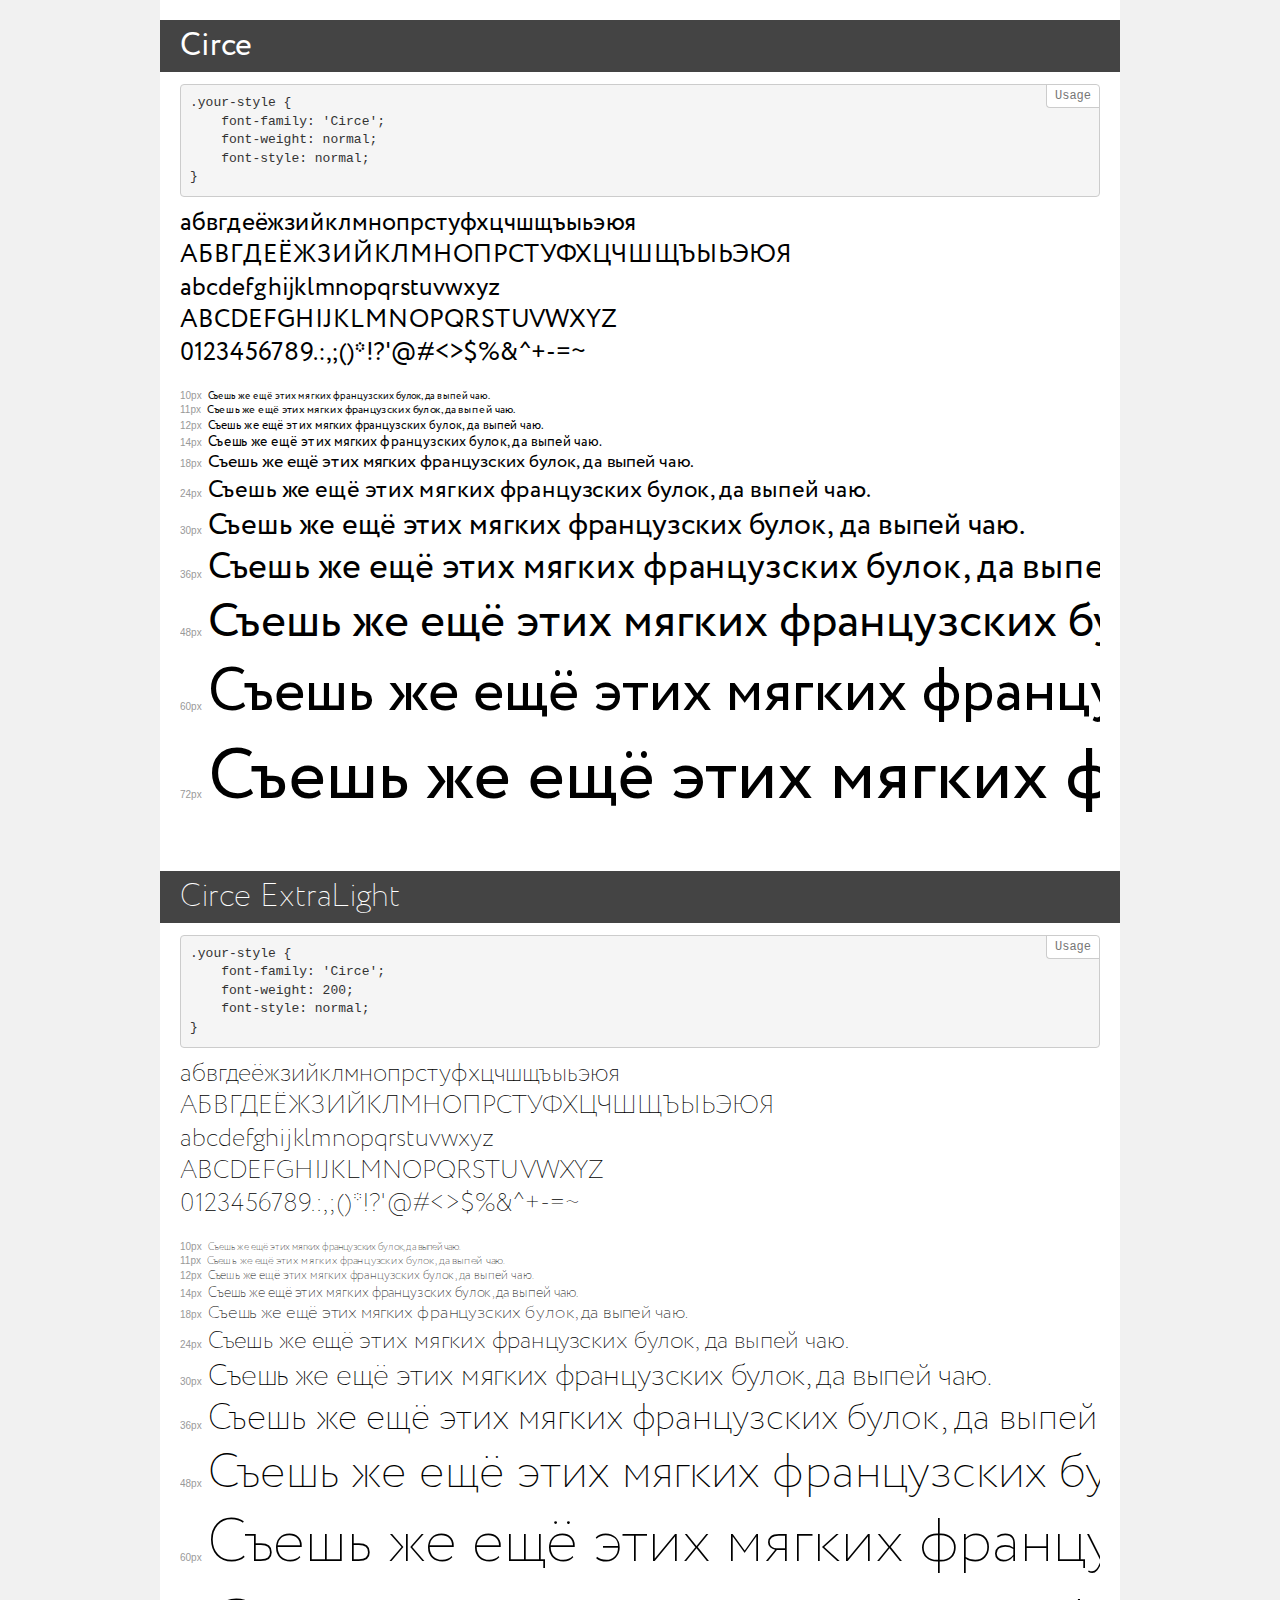
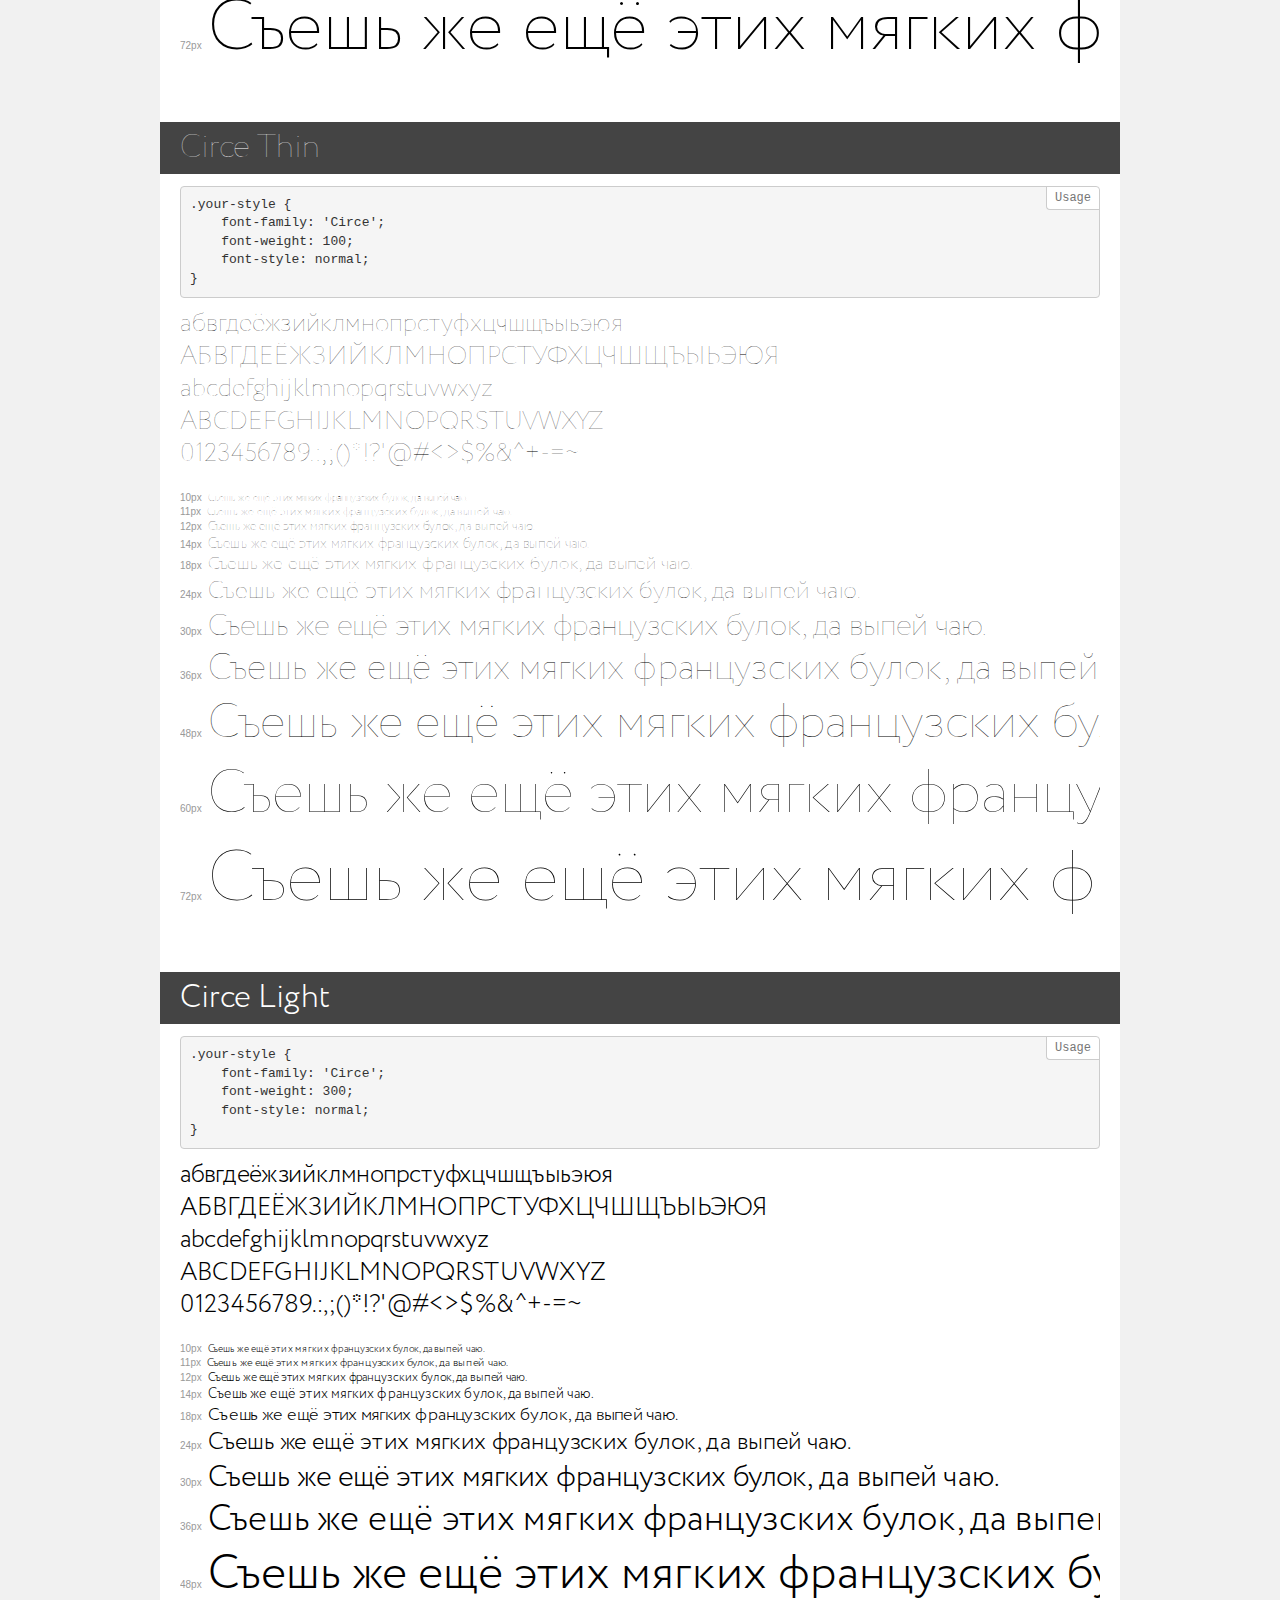
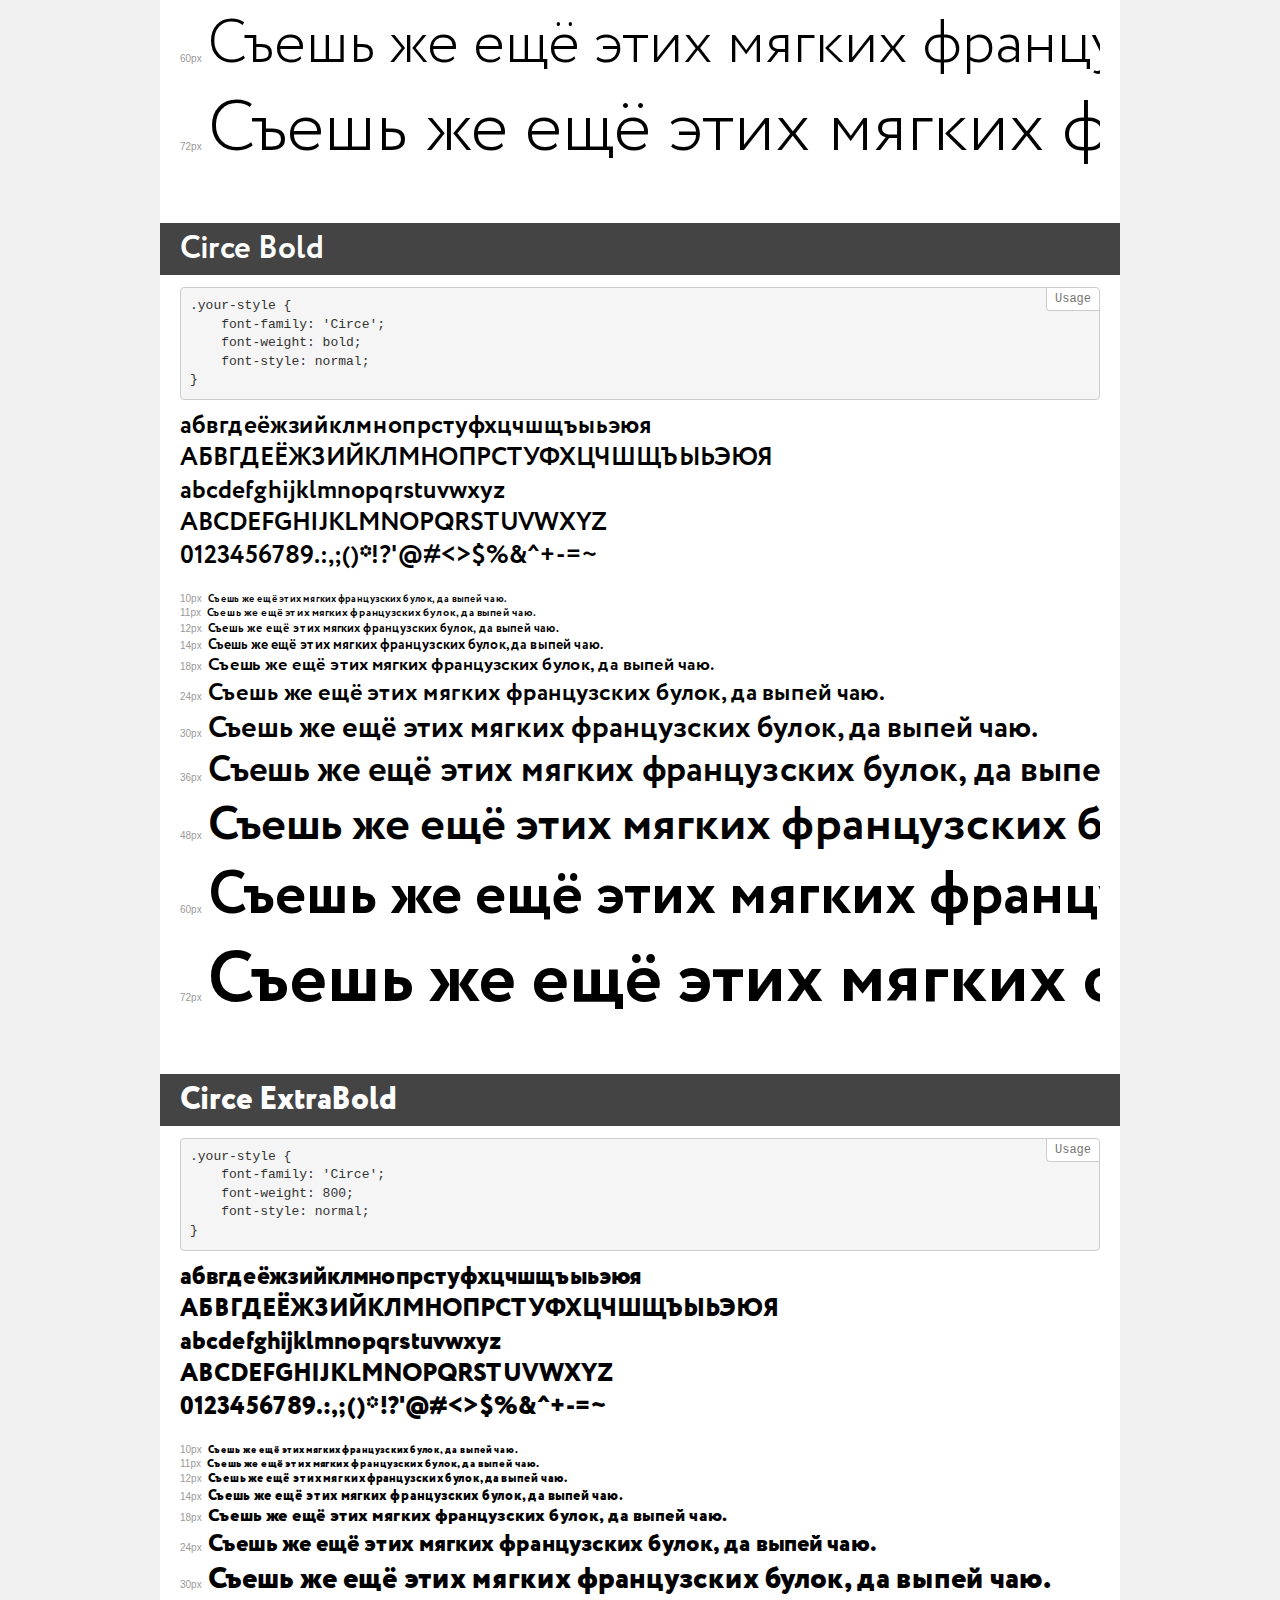
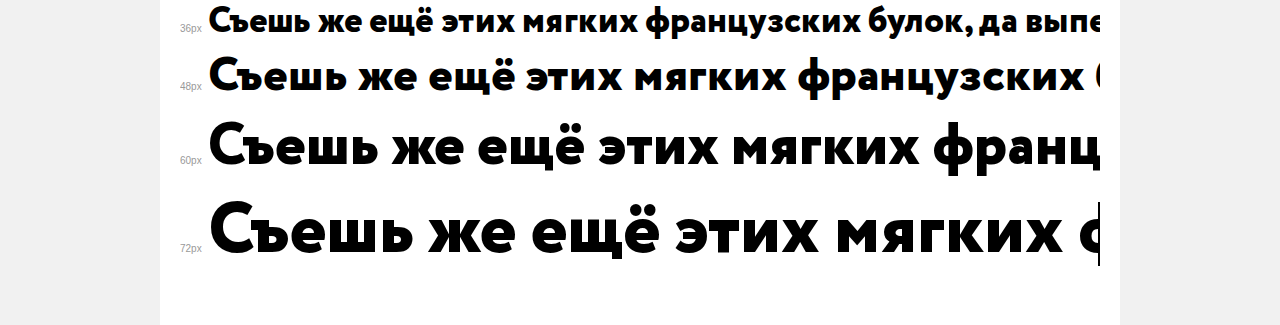
<file: fonts/Circe/demo.html>
<!DOCTYPE html>
<html>
<head>
	<meta charset="utf-8">
	<meta http-equiv="X-UA-Compatible" content="IE=edge">
	<meta name="viewport" content="width=device-width, initial-scale=1">
	<meta name="robots" content="noindex, noarchive">
	<title>Transfonter demo</title>
	<link href="stylesheet.css" rel="stylesheet">
	<style>
		/*
		http://meyerweb.com/eric/tools/css/reset/
		v2.0 | 20110126
		License: none (public domain)
		*/
		html, body, div, span, applet, object, iframe,
		h1, h2, h3, h4, h5, h6, p, blockquote, pre,
		a, abbr, acronym, address, big, cite, code,
		del, dfn, em, img, ins, kbd, q, s, samp,
		small, strike, strong, sub, sup, tt, var,
		b, u, i, center,
		dl, dt, dd, ol, ul, li,
		fieldset, form, label, legend,
		table, caption, tbody, tfoot, thead, tr, th, td,
		article, aside, canvas, details, embed,
		figure, figcaption, footer, header, hgroup,
		menu, nav, output, ruby, section, summary,
		time, mark, audio, video {
			margin: 0;
			padding: 0;
			border: 0;
			font-size: 100%;
			font: inherit;
			vertical-align: baseline;
		}
		/* HTML5 display-role reset for older browsers */
		article, aside, details, figcaption, figure,
		footer, header, hgroup, menu, nav, section {
			display: block;
		}
		body {
			line-height: 1;
		}
		ol, ul {
			list-style: none;
		}
		blockquote, q {
			quotes: none;
		}
		blockquote:before, blockquote:after,
		q:before, q:after {
			content: '';
			content: none;
		}
		table {
			border-collapse: collapse;
			border-spacing: 0;
		}
		/* common styles */
		body {
			background: #f1f1f1;
			color: #000;
		}
		.page {
			background: #fff;
			width: 920px;
			margin: 0 auto;
			padding: 20px 20px 0 20px;
			overflow: hidden;
		}
		.font-container {
			overflow-x: auto;
			overflow-y: hidden;
			margin-bottom: 40px;
			line-height: 1.3;
			white-space: nowrap;
			padding-bottom: 5px;
		}
		h1 {
			position: relative;
			background: #444;
			font-size: 32px;
			color: #fff;
			padding: 10px 20px;
			margin: 0 -20px 12px -20px;
		}
		.letters {
			font-size: 25px;
			margin-bottom: 20px;
		}
		.s10:before {
			content: '10px';
		}
		.s11:before {
			content: '11px';
		}
		.s12:before {
			content: '12px';
		}
		.s14:before {
			content: '14px';
		}
		.s18:before {
			content: '18px';
		}
		.s24:before {
			content: '24px';
		}
		.s30:before {
			content: '30px';
		}
		.s36:before {
			content: '36px';
		}
		.s48:before {
			content: '48px';
		}
		.s60:before {
			content: '60px';
		}
		.s72:before {
			content: '72px';
		}
		.s10:before, .s11:before, .s12:before, .s14:before,
		.s18:before, .s24:before, .s30:before, .s36:before,
		.s48:before, .s60:before, .s72:before {
			font-family: Arial, sans-serif;
			font-size: 10px;
			font-weight: normal;
			font-style: normal;
			color: #999;
			padding-right: 6px;
		}
		pre {
			display: block;
			position: relative;
			padding: 9px;
			margin: 0 0 10px;
			font-family: Monaco, Menlo, Consolas, "Courier New", monospace !important;
			font-size: 13px;
			line-height: 1.428571429;
			color: #333;
			font-weight: normal !important;
			font-style: normal !important;
			background-color: #f5f5f5;
			border: 1px solid #ccc;
			overflow-x: auto;
			border-radius: 4px;
		}
		pre:after {
			display: block;
			position: absolute;
			right: 0;
			top: 0;
			content: 'Usage';
			line-height: 1;
			padding: 5px 8px;
			font-size: 12px;
			color: #767676;
			background-color: #fff;
			border: 1px solid #ccc;
			border-right: none;
			border-top: none;
			border-radius: 0 4px 0 4px;
			z-index: 10;
		}
		/* responsive */
		@media (max-width: 959px) {
			.page {
				width: auto;
				margin: 0;
			}
		}
	</style>
</head>
<body>
<div class="page">
	<div class="demo" style="font-family: 'Circe'; font-weight: normal; font-style: normal;">
		<h1>Circe</h1>
		<pre>.your-style {
    font-family: 'Circe';
    font-weight: normal;
    font-style: normal;
}</pre>
		<div class="font-container">
			<p class="letters">
				абвгдеёжзийклмнопрстуфхцчшщъыьэюя <br />
				АБВГДЕЁЖЗИЙКЛМНОПРСТУФХЦЧШЩЪЫЬЭЮЯ <br />
				abcdefghijklmnopqrstuvwxyz <br />
				ABCDEFGHIJKLMNOPQRSTUVWXYZ <br />				0123456789.:,;()*!?'@#<>$%&^+-=~
			</p>
			<p class="s10" style="font-size: 10px;">Съешь же ещё этих мягких французских булок, да выпей чаю.</p>
			<p class="s11" style="font-size: 11px;">Съешь же ещё этих мягких французских булок, да выпей чаю.</p>
			<p class="s12" style="font-size: 12px;">Съешь же ещё этих мягких французских булок, да выпей чаю.</p>
			<p class="s14" style="font-size: 14px;">Съешь же ещё этих мягких французских булок, да выпей чаю.</p>
			<p class="s18" style="font-size: 18px;">Съешь же ещё этих мягких французских булок, да выпей чаю.</p>
			<p class="s24" style="font-size: 24px;">Съешь же ещё этих мягких французских булок, да выпей чаю.</p>
			<p class="s30" style="font-size: 30px;">Съешь же ещё этих мягких французских булок, да выпей чаю.</p>
			<p class="s36" style="font-size: 36px;">Съешь же ещё этих мягких французских булок, да выпей чаю.</p>
			<p class="s48" style="font-size: 48px;">Съешь же ещё этих мягких французских булок, да выпей чаю.</p>
			<p class="s60" style="font-size: 60px;">Съешь же ещё этих мягких французских булок, да выпей чаю.</p>
			<p class="s72" style="font-size: 72px;">Съешь же ещё этих мягких французских булок, да выпей чаю.</p>
		</div>
	</div>
	<div class="demo" style="font-family: 'Circe'; font-weight: 200; font-style: normal;">
		<h1>Circe ExtraLight</h1>
		<pre>.your-style {
    font-family: 'Circe';
    font-weight: 200;
    font-style: normal;
}</pre>
		<div class="font-container">
			<p class="letters">
				абвгдеёжзийклмнопрстуфхцчшщъыьэюя <br />
				АБВГДЕЁЖЗИЙКЛМНОПРСТУФХЦЧШЩЪЫЬЭЮЯ <br />
				abcdefghijklmnopqrstuvwxyz <br />
				ABCDEFGHIJKLMNOPQRSTUVWXYZ <br />				0123456789.:,;()*!?'@#<>$%&^+-=~
			</p>
			<p class="s10" style="font-size: 10px;">Съешь же ещё этих мягких французских булок, да выпей чаю.</p>
			<p class="s11" style="font-size: 11px;">Съешь же ещё этих мягких французских булок, да выпей чаю.</p>
			<p class="s12" style="font-size: 12px;">Съешь же ещё этих мягких французских булок, да выпей чаю.</p>
			<p class="s14" style="font-size: 14px;">Съешь же ещё этих мягких французских булок, да выпей чаю.</p>
			<p class="s18" style="font-size: 18px;">Съешь же ещё этих мягких французских булок, да выпей чаю.</p>
			<p class="s24" style="font-size: 24px;">Съешь же ещё этих мягких французских булок, да выпей чаю.</p>
			<p class="s30" style="font-size: 30px;">Съешь же ещё этих мягких французских булок, да выпей чаю.</p>
			<p class="s36" style="font-size: 36px;">Съешь же ещё этих мягких французских булок, да выпей чаю.</p>
			<p class="s48" style="font-size: 48px;">Съешь же ещё этих мягких французских булок, да выпей чаю.</p>
			<p class="s60" style="font-size: 60px;">Съешь же ещё этих мягких французских булок, да выпей чаю.</p>
			<p class="s72" style="font-size: 72px;">Съешь же ещё этих мягких французских булок, да выпей чаю.</p>
		</div>
	</div>
	<div class="demo" style="font-family: 'Circe'; font-weight: 100; font-style: normal;">
		<h1>Circe Thin</h1>
		<pre>.your-style {
    font-family: 'Circe';
    font-weight: 100;
    font-style: normal;
}</pre>
		<div class="font-container">
			<p class="letters">
				абвгдеёжзийклмнопрстуфхцчшщъыьэюя <br />
				АБВГДЕЁЖЗИЙКЛМНОПРСТУФХЦЧШЩЪЫЬЭЮЯ <br />
				abcdefghijklmnopqrstuvwxyz <br />
				ABCDEFGHIJKLMNOPQRSTUVWXYZ <br />				0123456789.:,;()*!?'@#<>$%&^+-=~
			</p>
			<p class="s10" style="font-size: 10px;">Съешь же ещё этих мягких французских булок, да выпей чаю.</p>
			<p class="s11" style="font-size: 11px;">Съешь же ещё этих мягких французских булок, да выпей чаю.</p>
			<p class="s12" style="font-size: 12px;">Съешь же ещё этих мягких французских булок, да выпей чаю.</p>
			<p class="s14" style="font-size: 14px;">Съешь же ещё этих мягких французских булок, да выпей чаю.</p>
			<p class="s18" style="font-size: 18px;">Съешь же ещё этих мягких французских булок, да выпей чаю.</p>
			<p class="s24" style="font-size: 24px;">Съешь же ещё этих мягких французских булок, да выпей чаю.</p>
			<p class="s30" style="font-size: 30px;">Съешь же ещё этих мягких французских булок, да выпей чаю.</p>
			<p class="s36" style="font-size: 36px;">Съешь же ещё этих мягких французских булок, да выпей чаю.</p>
			<p class="s48" style="font-size: 48px;">Съешь же ещё этих мягких французских булок, да выпей чаю.</p>
			<p class="s60" style="font-size: 60px;">Съешь же ещё этих мягких французских булок, да выпей чаю.</p>
			<p class="s72" style="font-size: 72px;">Съешь же ещё этих мягких французских булок, да выпей чаю.</p>
		</div>
	</div>
	<div class="demo" style="font-family: 'Circe'; font-weight: 300; font-style: normal;">
		<h1>Circe Light</h1>
		<pre>.your-style {
    font-family: 'Circe';
    font-weight: 300;
    font-style: normal;
}</pre>
		<div class="font-container">
			<p class="letters">
				абвгдеёжзийклмнопрстуфхцчшщъыьэюя <br />
				АБВГДЕЁЖЗИЙКЛМНОПРСТУФХЦЧШЩЪЫЬЭЮЯ <br />
				abcdefghijklmnopqrstuvwxyz <br />
				ABCDEFGHIJKLMNOPQRSTUVWXYZ <br />				0123456789.:,;()*!?'@#<>$%&^+-=~
			</p>
			<p class="s10" style="font-size: 10px;">Съешь же ещё этих мягких французских булок, да выпей чаю.</p>
			<p class="s11" style="font-size: 11px;">Съешь же ещё этих мягких французских булок, да выпей чаю.</p>
			<p class="s12" style="font-size: 12px;">Съешь же ещё этих мягких французских булок, да выпей чаю.</p>
			<p class="s14" style="font-size: 14px;">Съешь же ещё этих мягких французских булок, да выпей чаю.</p>
			<p class="s18" style="font-size: 18px;">Съешь же ещё этих мягких французских булок, да выпей чаю.</p>
			<p class="s24" style="font-size: 24px;">Съешь же ещё этих мягких французских булок, да выпей чаю.</p>
			<p class="s30" style="font-size: 30px;">Съешь же ещё этих мягких французских булок, да выпей чаю.</p>
			<p class="s36" style="font-size: 36px;">Съешь же ещё этих мягких французских булок, да выпей чаю.</p>
			<p class="s48" style="font-size: 48px;">Съешь же ещё этих мягких французских булок, да выпей чаю.</p>
			<p class="s60" style="font-size: 60px;">Съешь же ещё этих мягких французских булок, да выпей чаю.</p>
			<p class="s72" style="font-size: 72px;">Съешь же ещё этих мягких французских булок, да выпей чаю.</p>
		</div>
	</div>
	<div class="demo" style="font-family: 'Circe'; font-weight: bold; font-style: normal;">
		<h1>Circe Bold</h1>
		<pre>.your-style {
    font-family: 'Circe';
    font-weight: bold;
    font-style: normal;
}</pre>
		<div class="font-container">
			<p class="letters">
				абвгдеёжзийклмнопрстуфхцчшщъыьэюя <br />
				АБВГДЕЁЖЗИЙКЛМНОПРСТУФХЦЧШЩЪЫЬЭЮЯ <br />
				abcdefghijklmnopqrstuvwxyz <br />
				ABCDEFGHIJKLMNOPQRSTUVWXYZ <br />				0123456789.:,;()*!?'@#<>$%&^+-=~
			</p>
			<p class="s10" style="font-size: 10px;">Съешь же ещё этих мягких французских булок, да выпей чаю.</p>
			<p class="s11" style="font-size: 11px;">Съешь же ещё этих мягких французских булок, да выпей чаю.</p>
			<p class="s12" style="font-size: 12px;">Съешь же ещё этих мягких французских булок, да выпей чаю.</p>
			<p class="s14" style="font-size: 14px;">Съешь же ещё этих мягких французских булок, да выпей чаю.</p>
			<p class="s18" style="font-size: 18px;">Съешь же ещё этих мягких французских булок, да выпей чаю.</p>
			<p class="s24" style="font-size: 24px;">Съешь же ещё этих мягких французских булок, да выпей чаю.</p>
			<p class="s30" style="font-size: 30px;">Съешь же ещё этих мягких французских булок, да выпей чаю.</p>
			<p class="s36" style="font-size: 36px;">Съешь же ещё этих мягких французских булок, да выпей чаю.</p>
			<p class="s48" style="font-size: 48px;">Съешь же ещё этих мягких французских булок, да выпей чаю.</p>
			<p class="s60" style="font-size: 60px;">Съешь же ещё этих мягких французских булок, да выпей чаю.</p>
			<p class="s72" style="font-size: 72px;">Съешь же ещё этих мягких французских булок, да выпей чаю.</p>
		</div>
	</div>
	<div class="demo" style="font-family: 'Circe'; font-weight: 800; font-style: normal;">
		<h1>Circe ExtraBold</h1>
		<pre>.your-style {
    font-family: 'Circe';
    font-weight: 800;
    font-style: normal;
}</pre>
		<div class="font-container">
			<p class="letters">
				абвгдеёжзийклмнопрстуфхцчшщъыьэюя <br />
				АБВГДЕЁЖЗИЙКЛМНОПРСТУФХЦЧШЩЪЫЬЭЮЯ <br />
				abcdefghijklmnopqrstuvwxyz <br />
				ABCDEFGHIJKLMNOPQRSTUVWXYZ <br />				0123456789.:,;()*!?'@#<>$%&^+-=~
			</p>
			<p class="s10" style="font-size: 10px;">Съешь же ещё этих мягких французских булок, да выпей чаю.</p>
			<p class="s11" style="font-size: 11px;">Съешь же ещё этих мягких французских булок, да выпей чаю.</p>
			<p class="s12" style="font-size: 12px;">Съешь же ещё этих мягких французских булок, да выпей чаю.</p>
			<p class="s14" style="font-size: 14px;">Съешь же ещё этих мягких французских булок, да выпей чаю.</p>
			<p class="s18" style="font-size: 18px;">Съешь же ещё этих мягких французских булок, да выпей чаю.</p>
			<p class="s24" style="font-size: 24px;">Съешь же ещё этих мягких французских булок, да выпей чаю.</p>
			<p class="s30" style="font-size: 30px;">Съешь же ещё этих мягких французских булок, да выпей чаю.</p>
			<p class="s36" style="font-size: 36px;">Съешь же ещё этих мягких французских булок, да выпей чаю.</p>
			<p class="s48" style="font-size: 48px;">Съешь же ещё этих мягких французских булок, да выпей чаю.</p>
			<p class="s60" style="font-size: 60px;">Съешь же ещё этих мягких французских булок, да выпей чаю.</p>
			<p class="s72" style="font-size: 72px;">Съешь же ещё этих мягких французских булок, да выпей чаю.</p>
		</div>
	</div>
</div>
</body>
</html>
</file>
<file: css/ui.css>
/* Links */
a {
  color: #7c787d;
  text-decoration: none;
}

/* Button */
button,
/* input[type="button"], */
.btn {
  background-color: #1a1a1a;
  border: 2px solid #7c787d;
  border-radius: 8px;
  padding: 6px;
  color: #fff;
  cursor: pointer;
}
/* input[type="button"]:hover, */
button:hover {
  border-color: #fff;
}

/* More Button */
.more-btn {
  position: relative;
  background: none;
  border: none;
  width: 24px;
  height: 24px;
  padding: 2px 0;
}
.more-btn .btn-line {
  width: 50%;
  margin-left: auto;
  height: 4px;
  border-radius: 6px;
  margin-bottom: 4px;
  border: none;
  background-color: #d9d9d9;
}
.more-btn.full .btn-line {
  width: 100%;
}

/* Input */
input,
textarea {
  height: 26px;
  width: 100%;
  background: none;
  border: 2px solid #7c787d;
  border-radius: 26px;
  color: #fff;
  font-size: 17px;
  text-align: center;
  line-height: 1.2;
}
textarea {
  overflow: hidden;
  resize: none;
}
input:focus,
textarea:focus {
  outline: none;
  border-color: #fff;
}
textarea.large {
  min-height: 1.2em;
  border: none;
  border-radius: 0;
  font-size: 52px;
  caret-color: #fff;
  /* margin: 8px; */
}
input.mini {
  width: 60px;
}

/* OK and Cancel Buttons */
.btn-no,
.btn-yes {
  position: relative;
  background: none;
  border: none;
  border-radius: 8px;
  width: 32px;
  height: 32px;
  padding: 0;
}
.btn-yes::before,
.btn-yes::after {
  position: absolute;
  content: "";
  height: 4px;
  width: 18px;
  background-color: #7c787d;
  border-radius: 4px;
  left: 1px;
  transform: rotate(50deg);
}
.btn-yes::after {
  width: 22px;
  left: 10px;
  top: 14px;
  transform: rotate(-50deg);
}
.btn-no::before,
.btn-no::after {
  position: absolute;
  content: "";
  height: 4px;
  width: 28px;
  background-color: #7c787d;
  border-radius: 4px;
  left: 2px;
  top: 14px;
  transform: rotate(45deg);
}
.btn-no::after {
  transform: rotate(-45deg);
}
.btn-yes:hover::before,
.btn-yes:hover::after,
.btn-no:hover::before,
.btn-no:hover::after {
  background-color: #fff;
}
</file>
<file: css/style.css>
@import url("./basket.css");

@font-face {
  font-family: Inter;
  src: url("../fonts/Inter-Regular.ttf");
  font-style: normal;
  font-weight: normal;
}

*,
*::before,
*::after {
  box-sizing: border-box;
  margin: 0;
  padding: 0;
}
*::before,
*::after {
  position: absolute;
}

body {
  background-color: #000;
  color: #fff;
  font-family: Arial, Helvetica, sans-serif;
  font-size: 15px;
  overflow-x: hidden;
}
body.modal-active {
  overflow: hidden;
  margin-right: 14px;
}

/* Header, Footer */
/* .window-main header {
  display: flex;
  justify-content: space-between;
  width: 100%;
  padding: 6px 8px;
} */
.info-header section.welcome {
  display: none;
  text-align: center;
  font-size: 17px;
  line-height: 1.3;
  margin: 30px 0;
}
footer {
  width: 100%;
  padding: 15px 8px;
  margin-top: 30px;
}
.window-main header div,
footer div {
  display: flex;
  align-items: center;
}
header h1,
header h2,
footer h1,
footer h2 {
  font-family: Inter, sans-serif;
  font-weight: 400;
  font-size: 12px;
  margin-left: 12px;
  white-space: nowrap;
}

#controls {
  margin-left: 12px;
  width: 100%;
  justify-content: space-between;
}

#logo-con {
  cursor: pointer;
}

#logo {
  width: 24px;
}

#yt {
  display: inline-flex;
}

#basket {
  margin-right: 10px;
  cursor: pointer;
}

/* Line */
hr {
  height: 0;
  border: none;
  border-top: 2px solid #7c787d;
  margin-bottom: 15px;
}

/* Main Content */
main {
  padding: 0 8px;
}

/* Parameters */
.param {
}
.param-con {
  display: inline-flex;
  justify-content: space-between;
  align-items: baseline;
  width: calc(100% - 60px);
  margin: 0 30px;
  margin-bottom: 5px;
  color: #7c787d;
}
.extended-con {
  width: 100%;
  margin: 0;
}
.param-con label {
  white-space: nowrap;
}
.param-con label {
  margin-right: 15px;
}
.param-text {
  position: relative;
  /* align-items: flex-end; */
  margin-bottom: 2px;
}
.param-text label {
  position: absolute;
  bottom: -2px;
  line-height: 1;
  /* align-self: flex-end; */
}
.param-font {
  margin-bottom: 10px;
}
.param-distance {
  font-size: 12px;
  margin-top: 10px 0;
}

.highlight-text {
  font-weight: 700;
  color: #fff;
}

label {
  /* color: #7c787d; */
}

/* Preview */
.preview {
  margin-top: 10px;
}
.preview h2 {
  font-weight: 400;
  font-size: 15px;
  margin-left: 30px;
}

.render {
  display: flex;
  justify-content: stretch;
}

.render-preview {
  position: relative;
}
.render-preview object {
  position: absolute;
  z-index: -1;
  top: -10px;
  left: -20px;
}
.render-preview span {
  position: absolute;
  bottom: 24px;
  left: 16px;
  /* transform: translate(-50%, -50%); */
  font-size: 10px;
  white-space: nowrap;
}

.render-props {
  display: flex;
  flex-wrap: wrap;
  justify-content: space-between;
  width: 154px;
  margin-left: auto;
}
.prop {
  display: flex;
  flex-direction: column;
  align-items: center;
  justify-content: flex-end;
  text-align: center;
  width: 72px;
  color: #7c787d;
  margin-top: 5px;
}
.prop > button,
.prop > input[type="button"] {
  position: relative;
  width: 72px;
  height: 72px;
  text-align: center;
  background-color: #1a1a1a;
  /* touch-action: none; */
}
.extra-btn {
  position: absolute;
  width: 72px;
  padding: 4px;
  margin: 0 -8px;
  bottom: -2px;
}
.extra-btn:hover {
  border-color: #fff;
}
.light-img {
  width: 100%;
  height: 42px;
  background-color: #7c787d;
  -webkit-mask-image: url(../svg/light_white.svg);
  mask-image: url(../svg/light_white.svg);
  mask-position: center;
  -webkit-mask-position: center;
  mask-repeat: no-repeat;
  -webkit-mask-repeat: no-repeat;
}
.prop .active .light-img {
  background-color: #fff;
}
.prop :disabled {
  background-color: #000;
}
.prop :disabled .light-img {
  background-color: #222;
}
.prop-color {
  color: #fff;
}
.prop-color button {
  font-size: 8px;
}
.prop-light {
}
.prop-light button {
  font-size: 12px;
}
.prop-light button.long-label {
  font-size: 9px;
}
.prop-light button .label {
  /* white-space: nowrap; */
}
.prop-extended {
  align-items: flex-end;
  width: 100%;
}

/* Total */
.total {
  margin-top: 20px;
}
.price {
  color: #7c787d;
}
.actions {
  display: flex;
  flex-wrap: wrap;
  justify-content: space-between;
}
.actions .wrapper {
  width: 104px;
  margin-top: 12px;
}
.actions button {
  width: 100%;
  height: 100%;
}

/* Modal */
.modal {
  display: none;
  position: fixed;
  top: 0;
  right: 0;
  bottom: 0;
  left: 0;
  z-index: 100;
  background-color: rgba(0, 0, 0, 0.5);
  overflow-y: auto;
  padding: 20% 0;
}
body.modal-active .modal {
  display: block;
  /* justify-content: center; */
  /* align-items: center; */
}
.modal-con {
  width: 320px;
  /* height: 80%; */
  background-color: #000;
  border: 2px solid #7c787d;
  border-radius: 20px;
  padding: 12px 25px;
  margin: auto;
}
.modal-controls {
  display: flex;
  justify-content: space-between;
}
.modal-actions {
  margin: 32px 0;
}
.pick-color {
  display: flex;
  flex-direction: column;
  justify-content: space-between;
  align-items: center;
  width: 270px;
  height: 270px;
  border-radius: 54px;
  padding: 20px 0;
  margin-bottom: 16px;
  font-family: Inter, sans-serif;
  font-size: 17px;
  color: #7c787d;
  text-align: center;
  cursor: auto;
}
.pick-color .name {
  font-weight: 700;
}
.with-ligth {
  color: #fff;
}
.pick-color .btn {
  background-color: #000;
}
.with-ligth .btn {
  background-color: #7c787d;
}
.tip {
  width: 100%;
  padding-right: 20px;
}
.tip p {
  float: right;
  text-align: center;
  margin-top: 45px;
}

.rgb {
  animation: rgbAnimationBorder 10s linear infinite;
}
.active.rgb {
  animation: rgbAnimation 10s linear infinite;
}
@keyframes rgbAnimation {
  0% {
    background-color: hsla(0, 100%, 50%);
  }
  33.3% {
    background-color: hsl(120, 100%, 50%);
  }
  66.6% {
    background-color: hsl(240, 100%, 50%);
  }
  100% {
    background-color: hsl(360, 100%, 50%);
  }
}
@keyframes rgbAnimationBorder {
  0% {
    border-color: hsla(0, 100%, 50%);
  }
  33.3% {
    border-color: hsl(120, 100%, 50%);
  }
  66.6% {
    border-color: hsl(240, 100%, 50%);
  }
  100% {
    border-color: hsl(360, 100%, 50%);
  }
}
</file>
<file: css/picker.css>
.info-header {
  position: sticky;
  top: 0;
  background-color: #000;
  z-index: 10;
}
.info-header section {
  display: flex;
  justify-content: space-between;
  width: 100%;
  padding: 6px 8px;
  /* height: 36px; */
  /* background-color: #333; */
}
header section:first-child div {
  display: flex;
  align-items: center;
}

.title-toggle h2 {
  font-size: 10px;
  text-align: right;
}
.title-toggle.with-icon h2 {
  font-size: 12px;
}

.title-toggle button {
  width: 88px;
  height: 24px;
  color: #7c787d;
  font-style: italic;
  padding: 0 6px;
  margin-left: 9px;
}
.title-toggle button.alter {
  background-color: #fff;
}
.title-toggle.with-icon button {
  position: relative;
  padding-left: 14px;
}
.with-icon button::before {
  content: url(../svg/tci.svg);
  top: 4px;
  left: 6px;
  /* width: 8px;
  height: 13px; */
  /* background-image: url(../svg/tci.svg); */
}
.with-icon button.alter::before {
  content: url(../svg/tci_italic.svg);
}

.window-picker main {
  padding: 0 4px;
  position: relative;
}

.info {
  display: flex;
  text-align: center;
  font-size: 12px;
  line-height: 1.3;
  margin-top: 10px;
}

.light-indicator {
  display: none;
  color: #7c787d;
  line-height: 1.5;
  margin-left: 8px;
  margin-top: -4px;
}
body.used-light .light-indicator {
  display: block;
}
.light-indicator .btn {
  background-color: #000;
  padding-bottom: 0;
}
body.light-on .light-indicator .btn {
  background-color: #fff;
}

.colors-list {
  display: flex;
  flex-wrap: wrap;
  justify-content: center;
  padding-top: 2px;
  /* width: auto;
  margin: 0 auto; */
}
body.light-on .colors-list {
  /* padding: 1px 0 0 1px; */
}

.colors-list .btn {
  width: 72px;
  height: 72px;
  font-size: 7px;
  text-align: center;
  padding: 2px 0;
  /* white-space: nowrap; */
  line-height: 1.05;
  margin: -1px;
}
body.light-on .colors-list .btn {
  border: none;
  padding: 4px;
  /* width: 74px;
  height: 74px;
  margin: -2px 0 0 -2px; */
}
body .colors-list .btn.is-picked {
  border: 2px solid #fff;
  /* border-color: #fff; */
  z-index: 1;
}
.colors-list .btn:hover {
  color: transparent;
}
.black-text {
  color: #000;
}

.colors-list .filler {
  width: 72px;
}
</file>
<file: css/light_font_picker.css>
.light-colors-list,
.fonts-list {
  padding: 6px 0;
}

/* Button */
.color-con {
  display: flex;
}
.color-con + .color-con,
.font-con + .font-con {
  margin-top: 4px;
}

.color-con:hover .info-color,
.color-con:hover .pick-indicator,
.font-con:hover,
.font-con:hover .pick-indicator {
  border-color: #fff;
}

.font-con {
  display: flex;
  width: 100%;
  background-color: #fff;
  align-items: center;
  padding: 0;
}

.info-color {
  position: relative;
  display: flex;
  width: 100%;
  align-items: center;
  padding: 0;
}
.info-color span,
.font-con span {
  width: 100%;
  text-align: center;
  font-size: 24px;
  line-height: 1;
}

.font-con .text-svg {
  width: 100%;
  height: 35px;
  /* background-image: url(../svg/fonts/path640.svg); */
  background-repeat: no-repeat;
  background-position: center;
}
.font-con .text-svg img {
  /* height: 27px; */
}

.info-color .intersections-img {
  /* position: absolute; */
  min-width: 35px;
  height: 35px;
  background-color: #fff;
  -webkit-mask-image: url(../svg/intersections.svg);
  mask-image: url(../svg/intersections.svg);
  mask-position: center;
  -webkit-mask-position: center;
  mask-repeat: no-repeat;
  -webkit-mask-repeat: no-repeat;
  mask-size: 35px;
  -webkit-mask-size: 35px;
  margin-left: 25px;
}
.info-color .intersections-img.inverted {
  background-color: #000;
}

.pick-indicator {
  height: 39px;
  width: 39px;
  padding: 2px;
  background-color: #000;
  margin-left: 4px;
}
.font-con .pick-indicator {
  position: relative;
  color: #7c787d;
  margin: -2px;
  /* margin-left: auto; */
}
.pick-indicator.active {
  background-color: #fff;
}

.pick-indicator .light-img {
  height: 32px;
  width: 32px;
  mask-size: 32px;
  -webkit-mask-size: 32px;
}

.pick-indicator span {
  position: absolute;
  top: 50%;
  left: 50%;
  transform: translate(-50%, -50%);
}
</file>
<file: css/fonts.css>
@font-face {
  font-family: Inter;
  src: url("../fonts/Inter-Regular.ttf");
  font-style: normal;
  font-weight: normal;
}
</file>
<file: css/colors.css>
.window-colors header {
  position: sticky;
  top: 0;
  background-color: #000;
  z-index: 1;
}
.window-colors header section {
  display: flex;
  justify-content: space-between;
  width: 100%;
  padding: 6px 8px;
  /* height: 36px; */
  /* background-color: #333; */
}
header section:first-child div {
  display: flex;
  align-items: center;
}

.window-colors main {
  padding: 0 4px;
  position: relative;
}

.info {
  display: flex;
  text-align: center;
  font-size: 12px;
  line-height: 1.3;
  margin-top: 10px;
}

.light-indicator {
  display: none;
  color: #7c787d;
  line-height: 1.5;
  margin-left: 8px;
  margin-top: -4px;
}
body.used-light .light-indicator {
  display: block;
}
.light-indicator .btn {
  background-color: #000;
  padding-bottom: 0;
}
body.light-on .light-indicator .btn {
  background-color: #fff;
}

.colors-list {
  display: flex;
  flex-wrap: wrap;
  justify-content: center;
  /* width: auto;
  margin: 0 auto; */
}
body.light-on .colors-list {
  /* padding: 1px 0 0 1px; */
}

.colors-list .btn {
  width: 72px;
  height: 72px;
  font-size: 7px;
  text-align: center;
  padding: 2px;
  white-space: nowrap;
}
body.light-on .colors-list .btn {
  border: none;
  /* width: 74px;
  height: 74px;
  margin: -2px 0 0 -2px; */
}
.colors-list .btn:hover {
  color: transparent;
}
.black-text {
  color: #000;
}

.colors-list .filler {
  width: 72px;
}
</file>
<file: fonts/Acrom/stylesheet.css>
/* This stylesheet generated by Transfonter (https://transfonter.org) on June 25, 2017 3:51 PM */

@font-face {
	font-family: 'Acrom';
	src: url('Acrom-Regular.eot');
	src: local('Acrom Regular'), local('Acrom-Regular'),
		url('Acrom-Regular.eot?#iefix') format('embedded-opentype'),
		url('Acrom-Regular.woff') format('woff'),
		url('Acrom-Regular.ttf') format('truetype');
	font-weight: normal;
	font-style: normal;
}

@font-face {
	font-family: 'Acrom';
	src: url('Acrom-Bold.eot');
	src: local('Acrom Bold'), local('Acrom-Bold'),
		url('Acrom-Bold.eot?#iefix') format('embedded-opentype'),
		url('Acrom-Bold.woff') format('woff'),
		url('Acrom-Bold.ttf') format('truetype');
	font-weight: bold;
	font-style: normal;
}

@font-face {
	font-family: 'Acrom';
	src: url('Acrom-Thin.eot');
	src: local('Acrom Thin'), local('Acrom-Thin'),
		url('Acrom-Thin.eot?#iefix') format('embedded-opentype'),
		url('Acrom-Thin.woff') format('woff'),
		url('Acrom-Thin.ttf') format('truetype');
	font-weight: 100;
	font-style: normal;
}

@font-face {
	font-family: 'Acrom';
	src: url('Acrom-Light.eot');
	src: local('Acrom Light'), local('Acrom-Light'),
		url('Acrom-Light.eot?#iefix') format('embedded-opentype'),
		url('Acrom-Light.woff') format('woff'),
		url('Acrom-Light.ttf') format('truetype');
	font-weight: 300;
	font-style: normal;
}

@font-face {
	font-family: 'Acrom';
	src: url('Acrom-ExtraBold.eot');
	src: local('Acrom ExtraBold'), local('Acrom-ExtraBold'),
		url('Acrom-ExtraBold.eot?#iefix') format('embedded-opentype'),
		url('Acrom-ExtraBold.woff') format('woff'),
		url('Acrom-ExtraBold.ttf') format('truetype');
	font-weight: 800;
	font-style: normal;
}

@font-face {
	font-family: 'Acrom';
	src: url('Acrom-Medium.eot');
	src: local('Acrom Medium'), local('Acrom-Medium'),
		url('Acrom-Medium.eot?#iefix') format('embedded-opentype'),
		url('Acrom-Medium.woff') format('woff'),
		url('Acrom-Medium.ttf') format('truetype');
	font-weight: 500;
	font-style: normal;
}
</file>
<file: fonts/Arial/stylesheet.css>
/* This stylesheet generated by Transfonter (https://transfonter.org) on August 20, 2017 5:39 PM */

@font-face {
	font-family: 'Arial';
	src: url('Arial-ItalicMT.eot');
	src: local('Arial Italic'), local('Arial-ItalicMT'),
		url('Arial-ItalicMT.eot?#iefix') format('embedded-opentype'),
		url('Arial-ItalicMT.woff') format('woff'),
		url('Arial-ItalicMT.ttf') format('truetype');
	font-weight: normal;
	font-style: italic;
}

@font-face {
	font-family: 'Arial Narrow';
	src: url('ArialNarrow-Bold.eot');
	src: local('Arial Narrow Bold'), local('ArialNarrow-Bold'),
		url('ArialNarrow-Bold.eot?#iefix') format('embedded-opentype'),
		url('ArialNarrow-Bold.woff') format('woff'),
		url('ArialNarrow-Bold.ttf') format('truetype');
	font-weight: bold;
	font-style: normal;
}

@font-face {
	font-family: 'Arial';
	src: url('Arial-BoldItalicMT.eot');
	src: local('Arial Bold Italic'), local('Arial-BoldItalicMT'),
		url('Arial-BoldItalicMT.eot?#iefix') format('embedded-opentype'),
		url('Arial-BoldItalicMT.woff') format('woff'),
		url('Arial-BoldItalicMT.ttf') format('truetype');
	font-weight: bold;
	font-style: italic;
}

@font-face {
	font-family: 'Arial Narrow';
	src: url('ArialNarrow.eot');
	src: local('Arial Narrow'), local('ArialNarrow'),
		url('ArialNarrow.eot?#iefix') format('embedded-opentype'),
		url('ArialNarrow.woff') format('woff'),
		url('ArialNarrow.ttf') format('truetype');
	font-weight: normal;
	font-style: normal;
}

@font-face {
	font-family: 'Arial Narrow';
	src: url('ArialNarrow-Italic.eot');
	src: local('Arial Narrow Italic'), local('ArialNarrow-Italic'),
		url('ArialNarrow-Italic.eot?#iefix') format('embedded-opentype'),
		url('ArialNarrow-Italic.woff') format('woff'),
		url('ArialNarrow-Italic.ttf') format('truetype');
	font-weight: normal;
	font-style: italic;
}

@font-face {
	font-family: 'Arial';
	src: url('ArialMT.eot');
	src: local('Arial'), local('ArialMT'),
		url('ArialMT.eot?#iefix') format('embedded-opentype'),
		url('ArialMT.woff') format('woff'),
		url('ArialMT.ttf') format('truetype');
	font-weight: normal;
	font-style: normal;
}

@font-face {
	font-family: 'Arial';
	src: url('Arial-BoldMT.eot');
	src: local('Arial Bold'), local('Arial-BoldMT'),
		url('Arial-BoldMT.eot?#iefix') format('embedded-opentype'),
		url('Arial-BoldMT.woff') format('woff'),
		url('Arial-BoldMT.ttf') format('truetype');
	font-weight: bold;
	font-style: normal;
}

@font-face {
	font-family: 'Arial';
	src: url('Arial-Black.eot');
	src: local('Arial Black'), local('Arial-Black'),
		url('Arial-Black.eot?#iefix') format('embedded-opentype'),
		url('Arial-Black.woff') format('woff'),
		url('Arial-Black.ttf') format('truetype');
	font-weight: 900;
	font-style: normal;
}

@font-face {
	font-family: 'Arial Narrow';
	src: url('ArialNarrow-BoldItalic.eot');
	src: local('Arial Narrow Bold Italic'), local('ArialNarrow-BoldItalic'),
		url('ArialNarrow-BoldItalic.eot?#iefix') format('embedded-opentype'),
		url('ArialNarrow-BoldItalic.woff') format('woff'),
		url('ArialNarrow-BoldItalic.ttf') format('truetype');
	font-weight: bold;
	font-style: italic;
}
</file>
<file: fonts/AvenirNextCyr/stylesheet.css>
/* This stylesheet generated by Transfonter (https://transfonter.org) on July 4, 2017 2:43 AM */

@font-face {
	font-family: 'Avenir Next Cyr';
	src: url('AvenirNextCyr-BoldItalic.eot');
	src: local('Avenir Next Cyr Bold Italic'), local('AvenirNextCyr-BoldItalic'),
		url('AvenirNextCyr-BoldItalic.eot?#iefix') format('embedded-opentype'),
		url('AvenirNextCyr-BoldItalic.woff') format('woff'),
		url('AvenirNextCyr-BoldItalic.ttf') format('truetype');
	font-weight: bold;
	font-style: italic;
}

@font-face {
	font-family: 'Avenir Next Cyr';
	src: url('AvenirNextCyr-Light.eot');
	src: local('Avenir Next Cyr Light'), local('AvenirNextCyr-Light'),
		url('AvenirNextCyr-Light.eot?#iefix') format('embedded-opentype'),
		url('AvenirNextCyr-Light.woff') format('woff'),
		url('AvenirNextCyr-Light.ttf') format('truetype');
	font-weight: 300;
	font-style: normal;
}

@font-face {
	font-family: 'Avenir Next Cyr';
	src: url('AvenirNextCyr-Demi.eot');
	src: local('Avenir Next Cyr Demi'), local('AvenirNextCyr-Demi'),
		url('AvenirNextCyr-Demi.eot?#iefix') format('embedded-opentype'),
		url('AvenirNextCyr-Demi.woff') format('woff'),
		url('AvenirNextCyr-Demi.ttf') format('truetype');
	font-weight: bold;
	font-style: normal;
}

@font-face {
	font-family: 'Avenir Next Cyr';
	src: url('AvenirNextCyr-ThinItalic.eot');
	src: local('Avenir Next Cyr Thin Italic'), local('AvenirNextCyr-ThinItalic'),
		url('AvenirNextCyr-ThinItalic.eot?#iefix') format('embedded-opentype'),
		url('AvenirNextCyr-ThinItalic.woff') format('woff'),
		url('AvenirNextCyr-ThinItalic.ttf') format('truetype');
	font-weight: 100;
	font-style: italic;
}

@font-face {
	font-family: 'Avenir Next Cyr';
	src: url('AvenirNextCyr-Italic.eot');
	src: local('Avenir Next Cyr Italic'), local('AvenirNextCyr-Italic'),
		url('AvenirNextCyr-Italic.eot?#iefix') format('embedded-opentype'),
		url('AvenirNextCyr-Italic.woff') format('woff'),
		url('AvenirNextCyr-Italic.ttf') format('truetype');
	font-weight: normal;
	font-style: italic;
}

@font-face {
	font-family: 'Avenir Next Cyr';
	src: url('AvenirNextCyr-HeavyItalic.eot');
	src: local('Avenir Next Cyr Heavy Italic'), local('AvenirNextCyr-HeavyItalic'),
		url('AvenirNextCyr-HeavyItalic.eot?#iefix') format('embedded-opentype'),
		url('AvenirNextCyr-HeavyItalic.woff') format('woff'),
		url('AvenirNextCyr-HeavyItalic.ttf') format('truetype');
	font-weight: 900;
	font-style: italic;
}

@font-face {
	font-family: 'Avenir Next Cyr';
	src: url('AvenirNextCyr-MediumItalic.eot');
	src: local('Avenir Next Cyr Medium Italic'), local('AvenirNextCyr-MediumItalic'),
		url('AvenirNextCyr-MediumItalic.eot?#iefix') format('embedded-opentype'),
		url('AvenirNextCyr-MediumItalic.woff') format('woff'),
		url('AvenirNextCyr-MediumItalic.ttf') format('truetype');
	font-weight: 500;
	font-style: italic;
}

@font-face {
	font-family: 'Avenir Next Cyr';
	src: url('AvenirNextCyr-LightItalic.eot');
	src: local('Avenir Next Cyr Light Italic'), local('AvenirNextCyr-LightItalic'),
		url('AvenirNextCyr-LightItalic.eot?#iefix') format('embedded-opentype'),
		url('AvenirNextCyr-LightItalic.woff') format('woff'),
		url('AvenirNextCyr-LightItalic.ttf') format('truetype');
	font-weight: 300;
	font-style: italic;
}

@font-face {
	font-family: 'Avenir Next Cyr';
	src: url('AvenirNextCyr-Medium.eot');
	src: local('Avenir Next Cyr Medium'), local('AvenirNextCyr-Medium'),
		url('AvenirNextCyr-Medium.eot?#iefix') format('embedded-opentype'),
		url('AvenirNextCyr-Medium.woff') format('woff'),
		url('AvenirNextCyr-Medium.ttf') format('truetype');
	font-weight: 500;
	font-style: normal;
}

@font-face {
	font-family: 'Avenir Next Cyr Ultra';
	src: url('AvenirNextCyr-UltraLightIt.eot');
	src: local('Avenir Next Cyr Ultra Light Italic'), local('AvenirNextCyr-UltraLightIt'),
		url('AvenirNextCyr-UltraLightIt.eot?#iefix') format('embedded-opentype'),
		url('AvenirNextCyr-UltraLightIt.woff') format('woff'),
		url('AvenirNextCyr-UltraLightIt.ttf') format('truetype');
	font-weight: 200;
	font-style: italic;
}

@font-face {
	font-family: 'Avenir Next Cyr';
	src: url('AvenirNextCyr-Regular.eot');
	src: local('Avenir Next Cyr Regular'), local('AvenirNextCyr-Regular'),
		url('AvenirNextCyr-Regular.eot?#iefix') format('embedded-opentype'),
		url('AvenirNextCyr-Regular.woff') format('woff'),
		url('AvenirNextCyr-Regular.ttf') format('truetype');
	font-weight: normal;
	font-style: normal;
}

@font-face {
	font-family: 'Avenir Next Cyr Ultra';
	src: url('AvenirNextCyr-UltraLight.eot');
	src: local('Avenir Next Cyr Ultra Light'), local('AvenirNextCyr-UltraLight'),
		url('AvenirNextCyr-UltraLight.eot?#iefix') format('embedded-opentype'),
		url('AvenirNextCyr-UltraLight.woff') format('woff'),
		url('AvenirNextCyr-UltraLight.ttf') format('truetype');
	font-weight: 200;
	font-style: normal;
}

@font-face {
	font-family: 'Avenir Next Cyr';
	src: url('AvenirNextCyr-Heavy.eot');
	src: local('Avenir Next Cyr Heavy'), local('AvenirNextCyr-Heavy'),
		url('AvenirNextCyr-Heavy.eot?#iefix') format('embedded-opentype'),
		url('AvenirNextCyr-Heavy.woff') format('woff'),
		url('AvenirNextCyr-Heavy.ttf') format('truetype');
	font-weight: 900;
	font-style: normal;
}

@font-face {
	font-family: 'Avenir Next Cyr';
	src: url('AvenirNextCyr-Bold.eot');
	src: local('Avenir Next Cyr Bold'), local('AvenirNextCyr-Bold'),
		url('AvenirNextCyr-Bold.eot?#iefix') format('embedded-opentype'),
		url('AvenirNextCyr-Bold.woff') format('woff'),
		url('AvenirNextCyr-Bold.ttf') format('truetype');
	font-weight: bold;
	font-style: normal;
}

@font-face {
	font-family: 'Avenir Next Cyr';
	src: url('AvenirNextCyr-DemiItalic.eot');
	src: local('Avenir Next Cyr Demi Italic'), local('AvenirNextCyr-DemiItalic'),
		url('AvenirNextCyr-DemiItalic.eot?#iefix') format('embedded-opentype'),
		url('AvenirNextCyr-DemiItalic.woff') format('woff'),
		url('AvenirNextCyr-DemiItalic.ttf') format('truetype');
	font-weight: bold;
	font-style: italic;
}

@font-face {
	font-family: 'Avenir Next Cyr';
	src: url('AvenirNextCyr-Thin.eot');
	src: local('Avenir Next Cyr Thin'), local('AvenirNextCyr-Thin'),
		url('AvenirNextCyr-Thin.eot?#iefix') format('embedded-opentype'),
		url('AvenirNextCyr-Thin.woff') format('woff'),
		url('AvenirNextCyr-Thin.ttf') format('truetype');
	font-weight: 100;
	font-style: normal;
}
</file>
<file: fonts/BebasNeue/stylesheet.css>
/* This stylesheet generated by Transfonter (https://transfonter.org) on July 4, 2017 2:29 AM */

@font-face {
	font-family: 'Bebas Neue';
	src: url('BebasNeueRegular.eot');
	src: local('Bebas Neue Regular'), local('BebasNeueRegular'),
		url('BebasNeueRegular.eot?#iefix') format('embedded-opentype'),
		url('BebasNeueRegular.woff') format('woff'),
		url('BebasNeueRegular.ttf') format('truetype');
	font-weight: normal;
	font-style: normal;
}

@font-face {
	font-family: 'Bebas Neue';
	src: url('BebasNeueBold.eot');
	src: local('Bebas Neue Bold'), local('BebasNeueBold'),
		url('BebasNeueBold.eot?#iefix') format('embedded-opentype'),
		url('BebasNeueBold.woff') format('woff'),
		url('BebasNeueBold.ttf') format('truetype');
	font-weight: bold;
	font-style: normal;
}

@font-face {
	font-family: 'Bebas Neue';
	src: url('BebasNeueLight.eot');
	src: local('Bebas Neue Light'), local('BebasNeueLight'),
		url('BebasNeueLight.eot?#iefix') format('embedded-opentype'),
		url('BebasNeueLight.woff') format('woff'),
		url('BebasNeueLight.ttf') format('truetype');
	font-weight: 300;
	font-style: normal;
}

@font-face {
	font-family: 'Bebas Neue';
	src: url('BebasNeue-Thin.eot');
	src: local('Bebas Neue Thin'), local('BebasNeue-Thin'),
		url('BebasNeue-Thin.eot?#iefix') format('embedded-opentype'),
		url('BebasNeue-Thin.woff') format('woff'),
		url('BebasNeue-Thin.ttf') format('truetype');
	font-weight: 100;
	font-style: normal;
}

@font-face {
	font-family: 'Bebas Neue Book';
	src: url('BebasNeueBook.eot');
	src: local('Bebas Neue Book'), local('BebasNeueBook'),
		url('BebasNeueBook.eot?#iefix') format('embedded-opentype'),
		url('BebasNeueBook.woff') format('woff'),
		url('BebasNeueBook.ttf') format('truetype');
	font-weight: normal;
	font-style: normal;
}
</file>
<file: fonts/CenturyGothic/stylesheet.css>
/* This stylesheet generated by Transfonter (https://transfonter.org) on August 20, 2017 6:55 PM */

@font-face {
	font-family: 'Century Gothic';
	src: url('CenturyGothic-Italic.eot');
	src: local('Century Gothic Italic'), local('CenturyGothic-Italic'),
		url('CenturyGothic-Italic.eot?#iefix') format('embedded-opentype'),
		url('CenturyGothic-Italic.woff') format('woff'),
		url('CenturyGothic-Italic.ttf') format('truetype');
	font-weight: normal;
	font-style: italic;
}

@font-face {
	font-family: 'Century Gothic';
	src: url('CenturyGothic.eot');
	src: local('Century Gothic'), local('CenturyGothic'),
		url('CenturyGothic.eot?#iefix') format('embedded-opentype'),
		url('CenturyGothic.woff') format('woff'),
		url('CenturyGothic.ttf') format('truetype');
	font-weight: normal;
	font-style: normal;
}

@font-face {
	font-family: 'Century Gothic';
	src: url('CenturyGothic-Bold.eot');
	src: local('Century Gothic Bold'), local('CenturyGothic-Bold'),
		url('CenturyGothic-Bold.eot?#iefix') format('embedded-opentype'),
		url('CenturyGothic-Bold.woff') format('woff'),
		url('CenturyGothic-Bold.ttf') format('truetype');
	font-weight: bold;
	font-style: normal;
}

@font-face {
	font-family: 'Century Gothic';
	src: url('CenturyGothic-BoldItalic.eot');
	src: local('Century Gothic Bold Italic'), local('CenturyGothic-BoldItalic'),
		url('CenturyGothic-BoldItalic.eot?#iefix') format('embedded-opentype'),
		url('CenturyGothic-BoldItalic.woff') format('woff'),
		url('CenturyGothic-BoldItalic.ttf') format('truetype');
	font-weight: bold;
	font-style: italic;
}
</file>
<file: fonts/CeraPro/stylesheet.css>
@font-face {
    font-family: 'Cera Pro';
    src: url('CeraPro-Italic.eot');
    src: local('Cera Pro Italic'), local('CeraPro-Italic'),
        url('CeraPro-Italic.eot?#iefix') format('embedded-opentype'),
        url('CeraPro-Italic.woff') format('woff'),
        url('CeraPro-Italic.ttf') format('truetype');
    font-weight: normal;
    font-style: italic;
}

@font-face {
    font-family: 'Cera Pro';
    src: url('CeraPro-Regular.eot');
    src: local('Cera Pro Regular'), local('CeraPro-Regular'),
        url('CeraPro-Regular.eot?#iefix') format('embedded-opentype'),
        url('CeraPro-Regular.woff') format('woff'),
        url('CeraPro-Regular.ttf') format('truetype');
    font-weight: normal;
    font-style: normal;
}

@font-face {
    font-family: 'Cera Pro';
    src: url('CeraPro-BlackItalic.eot');
    src: local('Cera Pro Black Italic'), local('CeraPro-BlackItalic'),
        url('CeraPro-BlackItalic.eot?#iefix') format('embedded-opentype'),
        url('CeraPro-BlackItalic.woff') format('woff'),
        url('CeraPro-BlackItalic.ttf') format('truetype');
    font-weight: 900;
    font-style: italic;
}

@font-face {
    font-family: 'Cera Pro';
    src: url('CeraPro-Light.eot');
    src: local('Cera Pro Light'), local('CeraPro-Light'),
        url('CeraPro-Light.eot?#iefix') format('embedded-opentype'),
        url('CeraPro-Light.woff') format('woff'),
        url('CeraPro-Light.ttf') format('truetype');
    font-weight: 300;
    font-style: normal;
}

@font-face {
    font-family: 'Cera Pro';
    src: url('CeraPro-BoldItalic.eot');
    src: local('Cera Pro Bold Italic'), local('CeraPro-BoldItalic'),
        url('CeraPro-BoldItalic.eot?#iefix') format('embedded-opentype'),
        url('CeraPro-BoldItalic.woff') format('woff'),
        url('CeraPro-BoldItalic.ttf') format('truetype');
    font-weight: bold;
    font-style: italic;
}

@font-face {
    font-family: 'Cera Pro';
    src: url('CeraPro-Black.eot');
    src: local('Cera Pro Black'), local('CeraPro-Black'),
        url('CeraPro-Black.eot?#iefix') format('embedded-opentype'),
        url('CeraPro-Black.woff') format('woff'),
        url('CeraPro-Black.ttf') format('truetype');
    font-weight: 900;
    font-style: normal;
}

@font-face {
    font-family: 'Cera Pro';
    src: url('CeraPro-Medium.eot');
    src: local('Cera Pro Medium'), local('CeraPro-Medium'),
        url('CeraPro-Medium.eot?#iefix') format('embedded-opentype'),
        url('CeraPro-Medium.woff') format('woff'),
        url('CeraPro-Medium.ttf') format('truetype');
    font-weight: 500;
    font-style: normal;
}

@font-face {
    font-family: 'Cera Pro';
    src: url('CeraPro-Bold.eot');
    src: local('Cera Pro Bold'), local('CeraPro-Bold'),
        url('CeraPro-Bold.eot?#iefix') format('embedded-opentype'),
        url('CeraPro-Bold.woff') format('woff'),
        url('CeraPro-Bold.ttf') format('truetype');
    font-weight: bold;
    font-style: normal;
}

@font-face {
    font-family: 'Cera Pro';
    src: url('CeraPro-Thin.eot');
    src: local('Cera Pro Thin'), local('CeraPro-Thin'),
        url('CeraPro-Thin.eot?#iefix') format('embedded-opentype'),
        url('CeraPro-Thin.woff') format('woff'),
        url('CeraPro-Thin.ttf') format('truetype');
    font-weight: 100;
    font-style: normal;
}

@font-face {
    font-family: 'Cera Pro';
    src: url('CeraPro-MediumItalic.eot');
    src: local('Cera Pro Medium Italic'), local('CeraPro-MediumItalic'),
        url('CeraPro-MediumItalic.eot?#iefix') format('embedded-opentype'),
        url('CeraPro-MediumItalic.woff') format('woff'),
        url('CeraPro-MediumItalic.ttf') format('truetype');
    font-weight: 500;
    font-style: italic;
}

@font-face {
    font-family: 'Cera Pro';
    src: url('CeraPro-LightItalic.eot');
    src: local('Cera Pro Light Italic'), local('CeraPro-LightItalic'),
        url('CeraPro-LightItalic.eot?#iefix') format('embedded-opentype'),
        url('CeraPro-LightItalic.woff') format('woff'),
        url('CeraPro-LightItalic.ttf') format('truetype');
    font-weight: 300;
    font-style: italic;
}

@font-face {
    font-family: 'Cera Pro';
    src: url('CeraPro-ThinItalic.eot');
    src: local('Cera Pro Thin Italic'), local('CeraPro-ThinItalic'),
        url('CeraPro-ThinItalic.eot?#iefix') format('embedded-opentype'),
        url('CeraPro-ThinItalic.woff') format('woff'),
        url('CeraPro-ThinItalic.ttf') format('truetype');
    font-weight: 100;
    font-style: italic;
}
</file>
<file: fonts/Circe/stylesheet.css>
/* This stylesheet generated by Transfonter (https://transfonter.org) on June 26, 2017 11:20 AM */

@font-face {
	font-family: 'Circe';
	src: url('Circe-Regular.eot');
	src: local('Circe'), local('Circe-Regular'),
		url('Circe-Regular.eot?#iefix') format('embedded-opentype'),
		url('Circe-Regular.woff') format('woff'),
		url('Circe-Regular.ttf') format('truetype');
	font-weight: normal;
	font-style: normal;
}

@font-face {
	font-family: 'Circe';
	src: url('Circe-ExtraLight.eot');
	src: local('Circe ExtraLight'), local('Circe-ExtraLight'),
		url('Circe-ExtraLight.eot?#iefix') format('embedded-opentype'),
		url('Circe-ExtraLight.woff') format('woff'),
		url('Circe-ExtraLight.ttf') format('truetype');
	font-weight: 200;
	font-style: normal;
}

@font-face {
	font-family: 'Circe';
	src: url('Circe-Thin.eot');
	src: local('Circe Thin'), local('Circe-Thin'),
		url('Circe-Thin.eot?#iefix') format('embedded-opentype'),
		url('Circe-Thin.woff') format('woff'),
		url('Circe-Thin.ttf') format('truetype');
	font-weight: 100;
	font-style: normal;
}

@font-face {
	font-family: 'Circe';
	src: url('Circe-Light.eot');
	src: local('Circe Light'), local('Circe-Light'),
		url('Circe-Light.eot?#iefix') format('embedded-opentype'),
		url('Circe-Light.woff') format('woff'),
		url('Circe-Light.ttf') format('truetype');
	font-weight: 300;
	font-style: normal;
}

@font-face {
	font-family: 'Circe';
	src: url('Circe-Bold.eot');
	src: local('Circe Bold'), local('Circe-Bold'),
		url('Circe-Bold.eot?#iefix') format('embedded-opentype'),
		url('Circe-Bold.woff') format('woff'),
		url('Circe-Bold.ttf') format('truetype');
	font-weight: bold;
	font-style: normal;
}

@font-face {
	font-family: 'Circe';
	src: url('Circe-ExtraBold.eot');
	src: local('Circe ExtraBold'), local('Circe-ExtraBold'),
		url('Circe-ExtraBold.eot?#iefix') format('embedded-opentype'),
		url('Circe-ExtraBold.woff') format('woff'),
		url('Circe-ExtraBold.ttf') format('truetype');
	font-weight: 800;
	font-style: normal;
}
</file>
